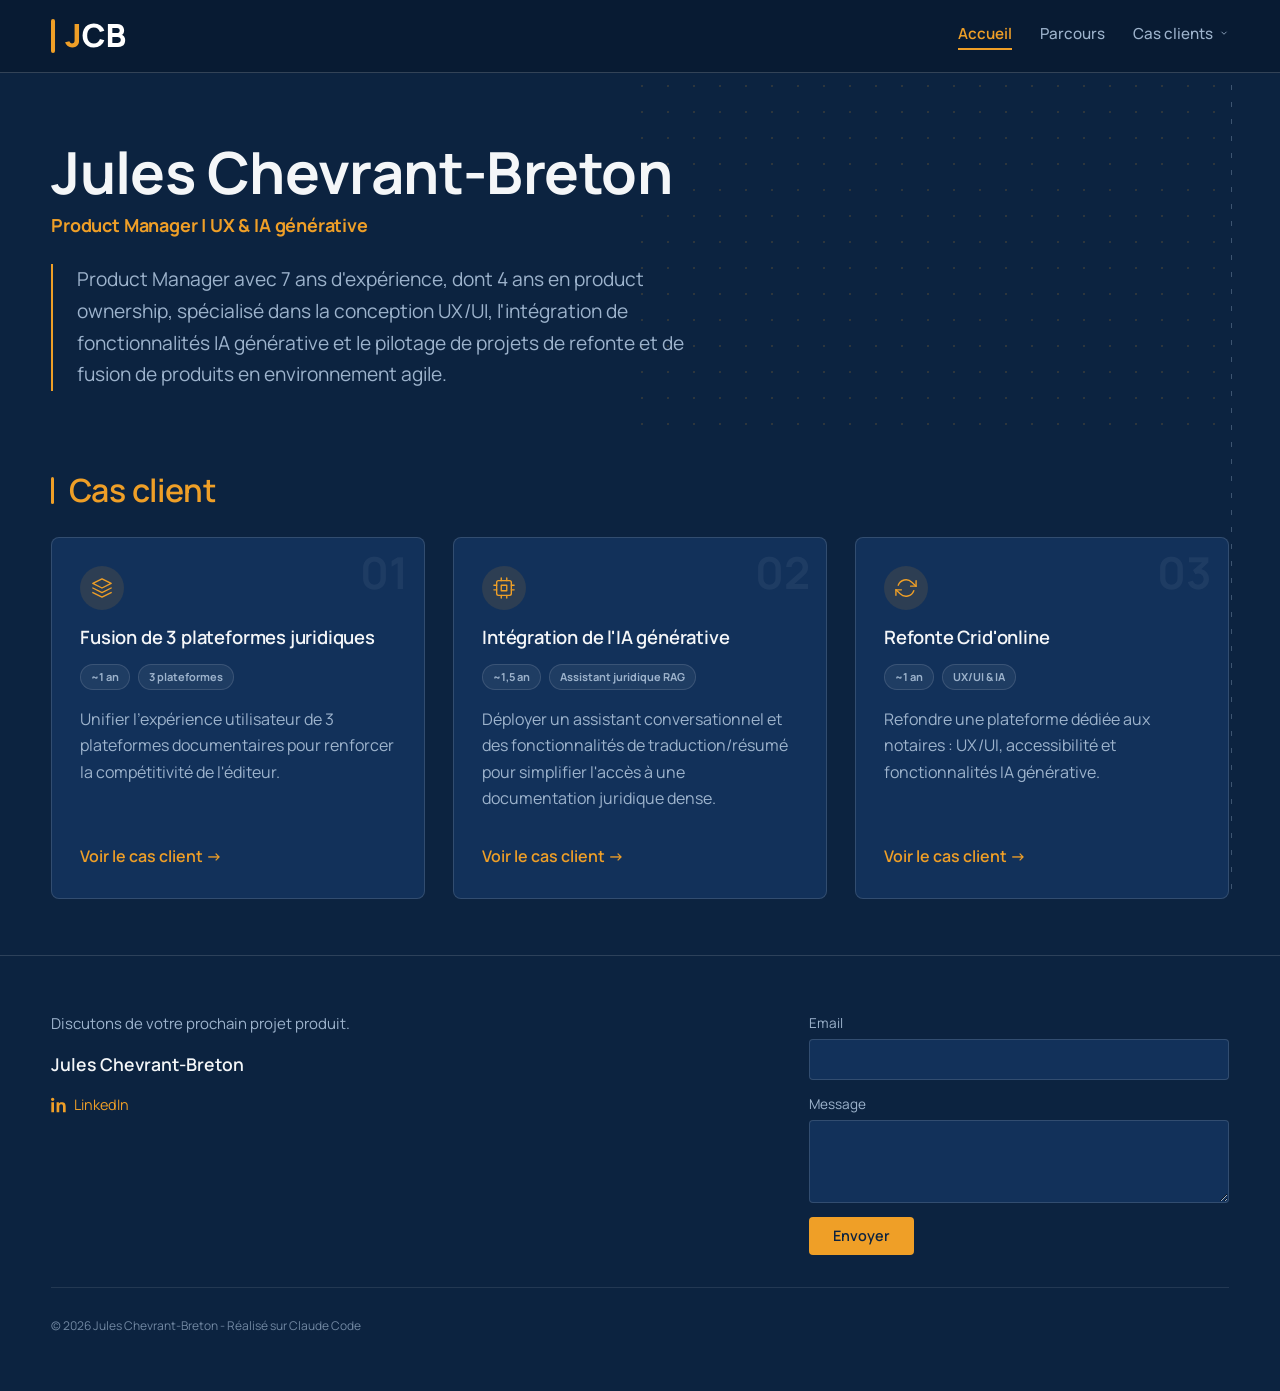
<file: index.html>
<!DOCTYPE html>
<html lang="fr">
<head>
  <meta charset="UTF-8" />
  <meta name="viewport" content="width=device-width, initial-scale=1.0" />
  <title>Jules Chevrant-Breton — Product Manager</title>
  <meta
    name="description"
    content="Portfolio de Jules Chevrant-Breton, Product Manager spécialisé en plateformes documentaires juridiques B2B, UX/UI et IA générative."
  />
  <link rel="preconnect" href="https://fonts.googleapis.com" />
  <link rel="preconnect" href="https://fonts.gstatic.com" crossorigin />
  <link rel="stylesheet" href="https://fonts.googleapis.com/css2?family=Manrope:wght@400..800&display=swap" />
  <link rel="stylesheet" href="css/style.css" />
</head>
<body>
  <div class="page-rule" aria-hidden="true"></div>
  <header class="site-header">
    <nav class="nav">
      <div class="nav-brand"><img class="nav-logo" src="images/jcb-logo.svg" alt="Jules Chevrant-Breton" width="78" height="40" /></div>
      <button class="nav-toggle" aria-expanded="false" aria-controls="nav-list" aria-label="Ouvrir le menu">
        <span class="nav-toggle-bar"></span>
        <span class="nav-toggle-bar"></span>
        <span class="nav-toggle-bar"></span>
      </button>
      <ul class="nav-list" id="nav-list">
        <li><a href="index.html" aria-current="page">Accueil</a></li>
        <li><a href="parcours.html">Parcours</a></li>
        <li class="nav-item-dropdown">
          <button class="nav-dropdown-toggle" type="button" aria-expanded="false" aria-controls="nav-cas-clients">
            Cas clients
            <svg class="nav-chevron" viewBox="0 0 24 24" aria-hidden="true"><path d="M6 9l6 6 6-6"/></svg>
          </button>
          <ul class="nav-dropdown" id="nav-cas-clients">
            <li><a href="projet-fusion.html">Fusion de plateformes</a></li>
            <li><a href="projet-ia.html">IA générative</a></li>
            <li><a href="projet-cridon.html">Refonte Crid'online</a></li>
          </ul>
        </li>
      </ul>
    </nav>
  </header>

  <main class="container">
    <section class="hero">
      <div class="hero-dots" aria-hidden="true"></div>
      <div class="pitch">
        <h1 class="hero-title">Jules Chevrant-Breton</h1>
        <h2 class="hero-subtitle">Product Manager | UX &amp; IA générative</h2>
        <p class="pitch-quote">
          Product Manager avec 7 ans d'expérience, dont 4 ans en product
          ownership, spécialisé dans la conception UX/UI, l'intégration de
          fonctionnalités IA générative et le pilotage de projets de refonte
          et de fusion de produits en environnement agile.
        </p>
      </div>
    </section>

    <section class="case-studies-section">
      <h3 class="section-title">Cas client</h3>
      <div class="case-studies">
        <article class="case-card">
          <span class="case-number" aria-hidden="true">01</span>
          <div class="case-icon" aria-hidden="true">
            <svg viewBox="0 0 24 24">
              <polygon points="12 2 2 7 12 12 22 7 12 2"></polygon>
              <polyline points="2 17 12 22 22 17"></polyline>
              <polyline points="2 12 12 17 22 12"></polyline>
            </svg>
          </div>
          <p class="case-title">Fusion de 3 plateformes juridiques</p>
          <ul class="case-chips">
            <li>~1 an</li>
            <li>3 plateformes</li>
          </ul>
          <p>
            Unifier l'expérience utilisateur de 3 plateformes documentaires
            pour renforcer la compétitivité de l'éditeur.
          </p>
          <a class="case-link" href="projet-fusion.html">Voir le cas client →</a>
        </article>

        <article class="case-card">
          <span class="case-number" aria-hidden="true">02</span>
          <div class="case-icon" aria-hidden="true">
            <svg viewBox="0 0 24 24">
              <rect x="4" y="4" width="16" height="16" rx="2"></rect>
              <rect x="9" y="9" width="6" height="6"></rect>
              <line x1="9" y1="1" x2="9" y2="4"></line>
              <line x1="15" y1="1" x2="15" y2="4"></line>
              <line x1="9" y1="20" x2="9" y2="23"></line>
              <line x1="15" y1="20" x2="15" y2="23"></line>
              <line x1="20" y1="9" x2="23" y2="9"></line>
              <line x1="20" y1="14" x2="23" y2="14"></line>
              <line x1="1" y1="9" x2="4" y2="9"></line>
              <line x1="1" y1="14" x2="4" y2="14"></line>
            </svg>
          </div>
          <p class="case-title">Intégration de l'IA générative</p>
          <ul class="case-chips">
            <li>~1,5 an</li>
            <li>Assistant juridique RAG</li>
          </ul>
          <p>
            Déployer un assistant conversationnel et des fonctionnalités de
            traduction/résumé pour simplifier l'accès à une documentation
            juridique dense.
          </p>
          <a class="case-link" href="projet-ia.html">Voir le cas client →</a>
        </article>

        <article class="case-card">
          <span class="case-number" aria-hidden="true">03</span>
          <div class="case-icon" aria-hidden="true">
            <svg viewBox="0 0 24 24">
              <polyline points="23 4 23 10 17 10"></polyline>
              <polyline points="1 20 1 14 7 14"></polyline>
              <path d="M3.51 9a9 9 0 0 1 14.85-3.36L23 10M1 14l4.64 4.36A9 9 0 0 0 20.49 15"></path>
            </svg>
          </div>
          <p class="case-title">Refonte Crid'online</p>
          <ul class="case-chips">
            <li>~1 an</li>
            <li>UX/UI &amp; IA</li>
          </ul>
          <p>
            Refondre une plateforme dédiée aux notaires : UX/UI,
            accessibilité et fonctionnalités IA générative.
          </p>
          <a class="case-link" href="projet-cridon.html">Voir le cas client →</a>
        </article>
      </div>
    </section>
  </main>

  <footer class="site-footer">
    <div class="container">
      <div class="footer-content">
        <div class="footer-about">
          <p class="footer-tagline">Discutons de votre prochain projet produit.</p>
          <span class="footer-brand">Jules Chevrant-Breton</span>
          <a class="footer-linkedin" href="https://linkedin.com/in/juleschevrant-breton" target="_blank" rel="noopener">
            <svg viewBox="0 0 24 24" aria-hidden="true"><path d="M4.98 3.5C4.98 4.88 3.87 6 2.5 6S0 4.88 0 3.5 1.12 1 2.5 1s2.48 1.12 2.48 2.5zM.5 8h4v15h-4V8zm7.5 0h3.83v2.05h.05c.53-1 1.85-2.05 3.81-2.05C20.6 8 22 10.24 22 14.36V23h-4v-7.83c0-1.87-.03-4.27-2.6-4.27-2.6 0-3 2.03-3 4.13V23h-4V8z"></path></svg>
            LinkedIn
          </a>
        </div>
        <form class="contact-form" action="https://formspree.io/f/xkjgjrve" method="POST">
          <div class="form-row">
            <label for="email">Email</label>
            <input type="email" id="email" name="email" required />
          </div>
          <div class="form-row">
            <label for="message">Message</label>
            <textarea id="message" name="message" rows="3" required></textarea>
          </div>
          <button type="submit">Envoyer</button>
        </form>
      </div>
      <div class="footer-bottom">© 2026 Jules Chevrant-Breton - Réalisé sur Claude Code</div>
    </div>
  </footer>

  <script src="js/nav.js"></script>
</body>
</html>
</file>
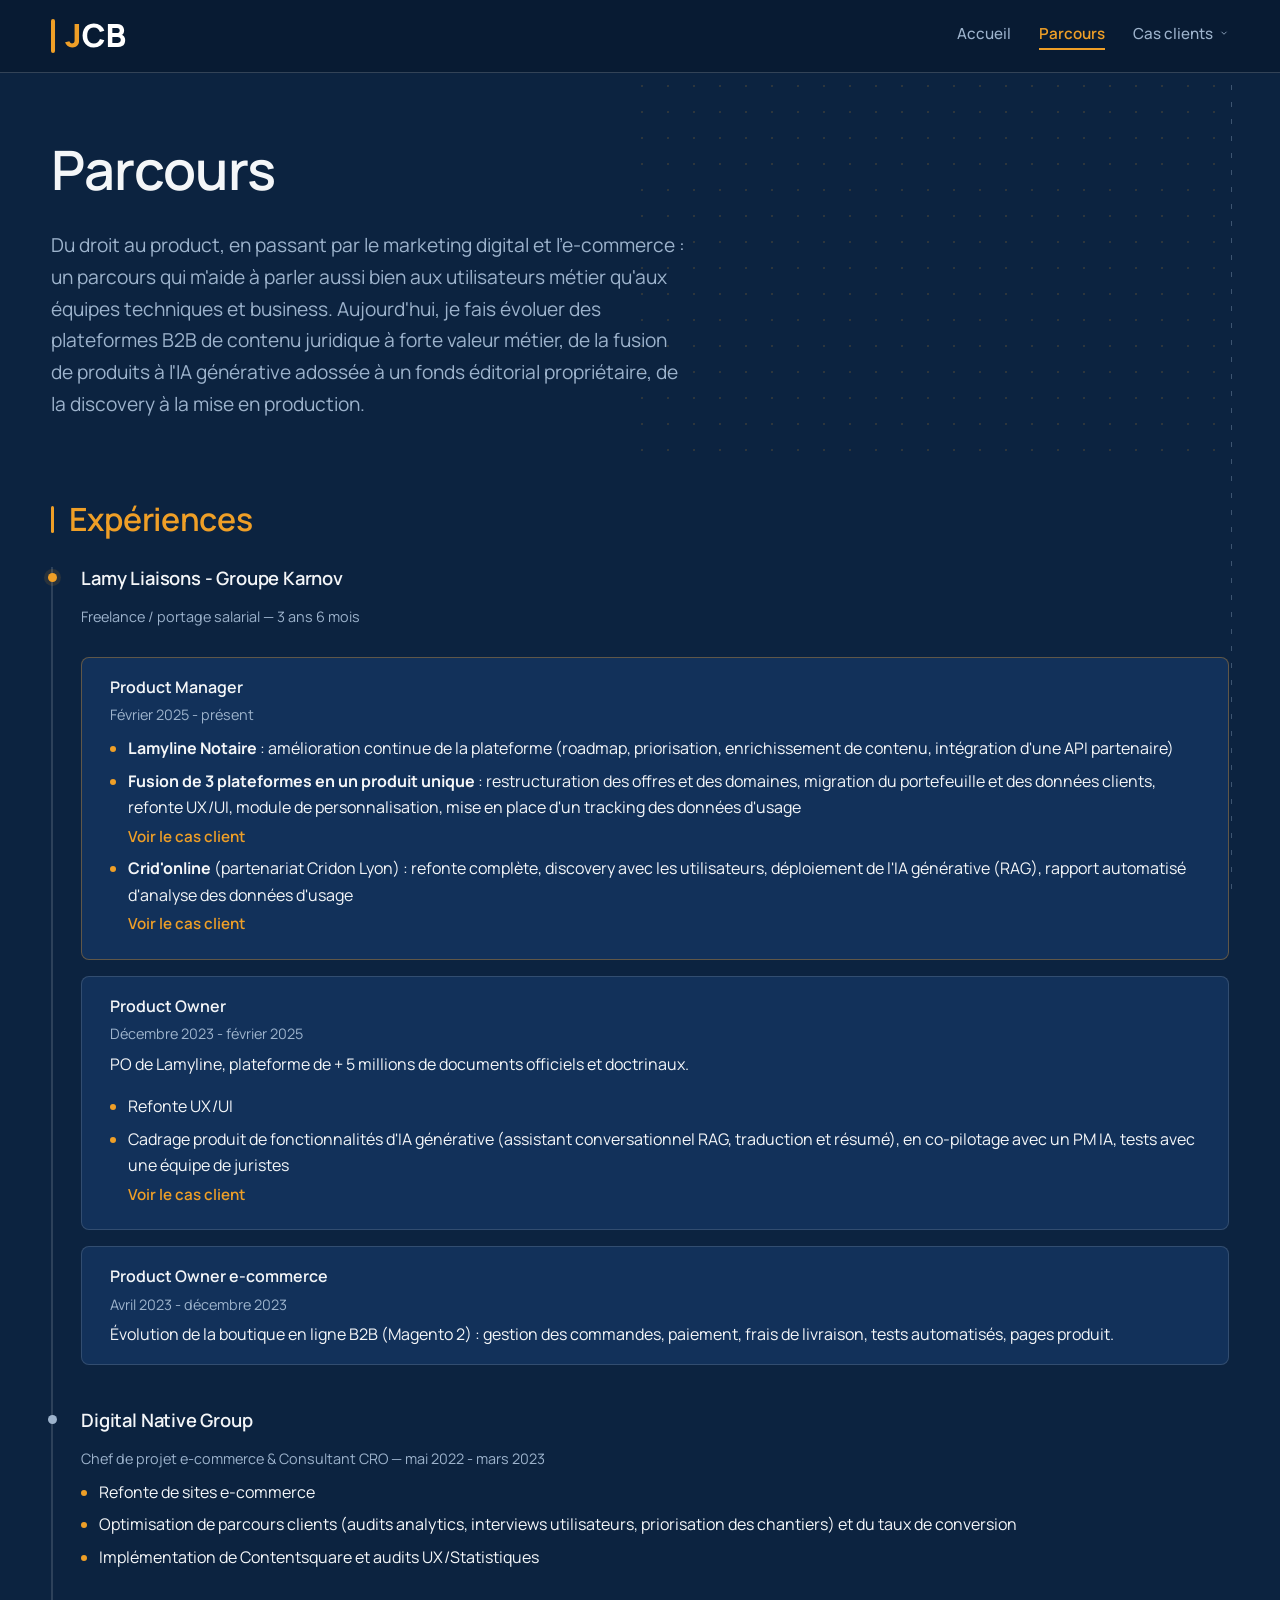
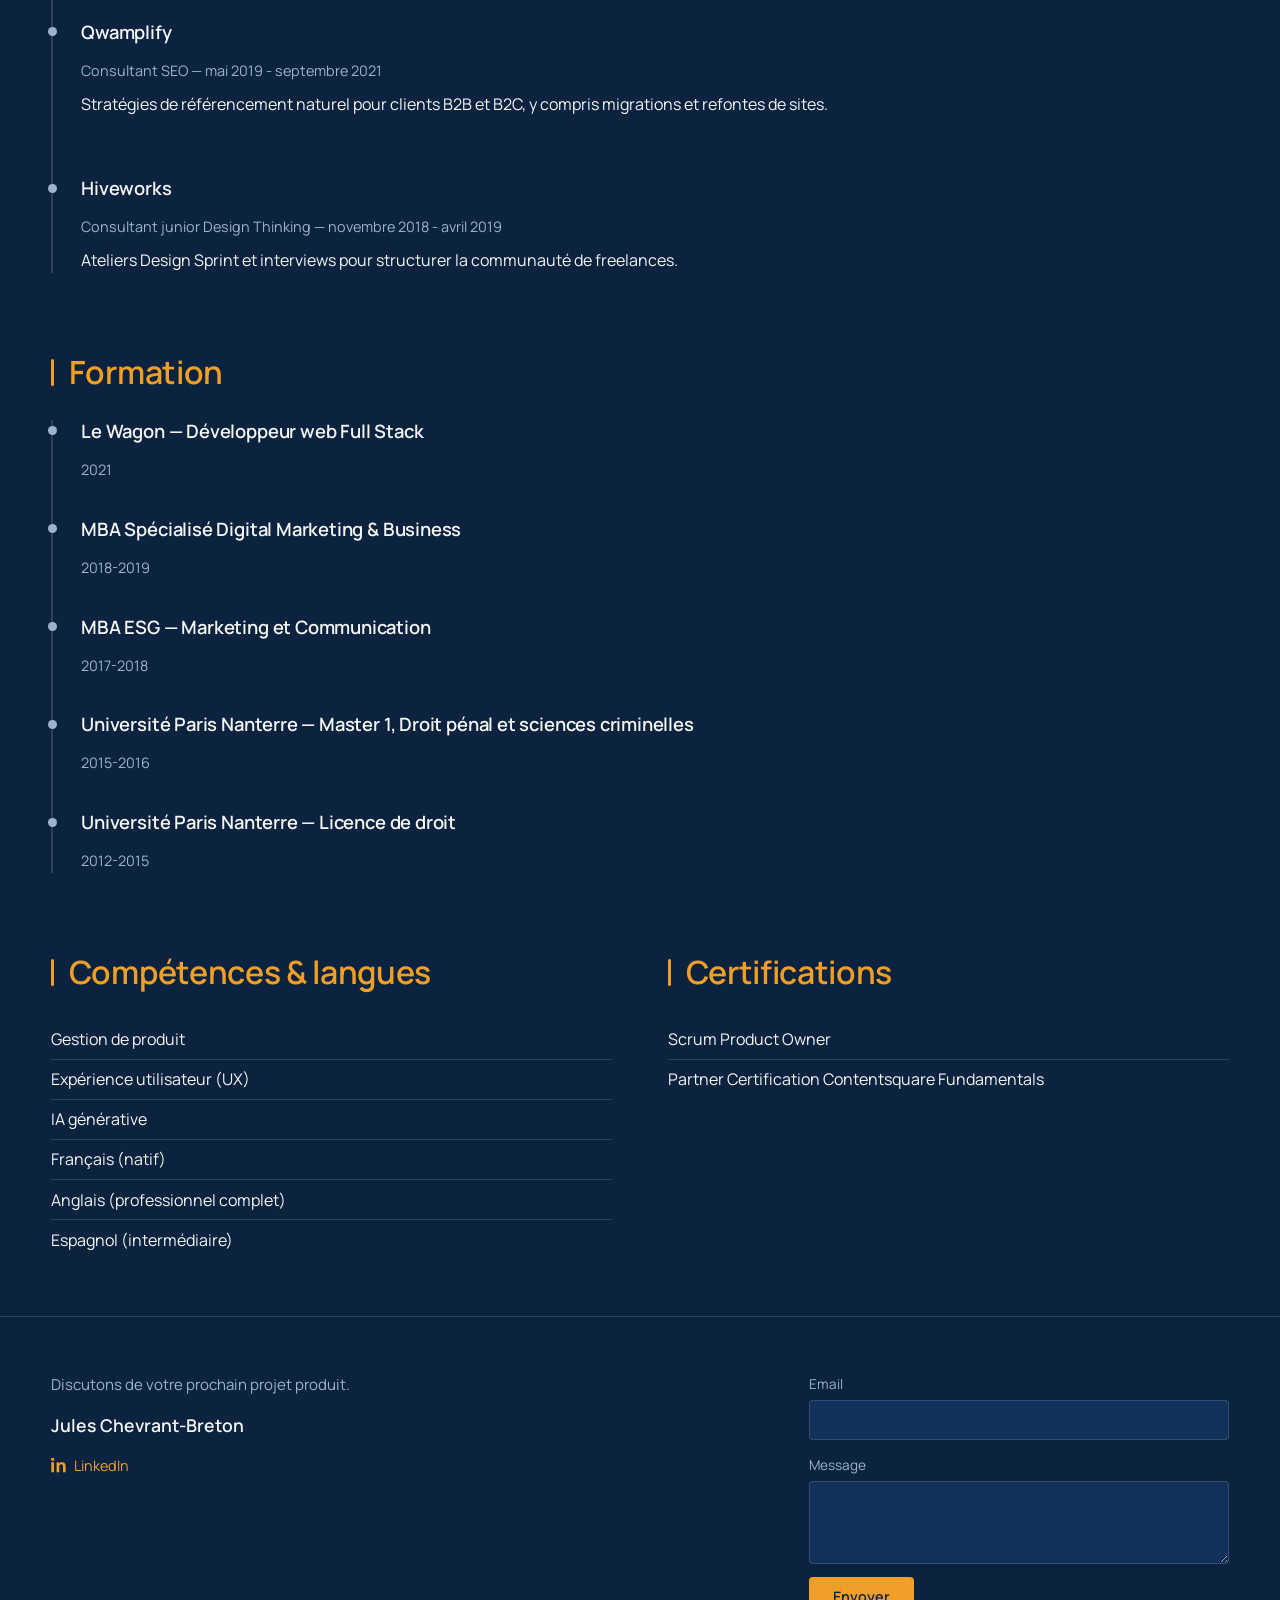
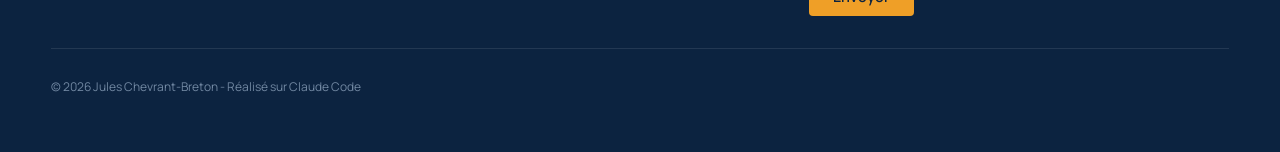
<file: parcours.html>
<!DOCTYPE html>
<html lang="fr">
<head>
  <meta charset="UTF-8" />
  <meta name="viewport" content="width=device-width, initial-scale=1.0" />
  <title>Parcours — Jules Chevrant-Breton</title>
  <meta
    name="description"
    content="Parcours professionnel et formation de Jules Chevrant-Breton, Product Manager."
  />
  <link rel="preconnect" href="https://fonts.googleapis.com" />
  <link rel="preconnect" href="https://fonts.gstatic.com" crossorigin />
  <link rel="stylesheet" href="https://fonts.googleapis.com/css2?family=Manrope:wght@400..800&display=swap" />
  <link rel="stylesheet" href="css/style.css" />
</head>
<body>
  <div class="page-rule" aria-hidden="true"></div>
  <header class="site-header">
    <nav class="nav">
      <a class="nav-brand" href="index.html"><img class="nav-logo" src="images/jcb-logo.svg" alt="Jules Chevrant-Breton" width="78" height="40" /></a>
      <button class="nav-toggle" aria-expanded="false" aria-controls="nav-list" aria-label="Ouvrir le menu">
        <span class="nav-toggle-bar"></span>
        <span class="nav-toggle-bar"></span>
        <span class="nav-toggle-bar"></span>
      </button>
      <ul class="nav-list" id="nav-list">
        <li><a href="index.html">Accueil</a></li>
        <li><a href="parcours.html" aria-current="page">Parcours</a></li>
        <li class="nav-item-dropdown">
          <button class="nav-dropdown-toggle" type="button" aria-expanded="false" aria-controls="nav-cas-clients">
            Cas clients
            <svg class="nav-chevron" viewBox="0 0 24 24" aria-hidden="true"><path d="M6 9l6 6 6-6"/></svg>
          </button>
          <ul class="nav-dropdown" id="nav-cas-clients">
            <li><a href="projet-fusion.html">Fusion de plateformes</a></li>
            <li><a href="projet-ia.html">IA générative</a></li>
            <li><a href="projet-cridon.html">Refonte Crid'online</a></li>
          </ul>
        </li>
      </ul>
    </nav>
  </header>

  <main class="container">
    <section class="hero">
      <div class="hero-dots" aria-hidden="true"></div>
      <div class="pitch">
        <h1>Parcours</h1>
        <p>
          Du droit au product, en passant par le marketing digital et
          l'e-commerce : un parcours qui m'aide à parler aussi bien aux
          utilisateurs métier qu'aux équipes techniques et business.
          Aujourd'hui, je fais évoluer des plateformes B2B de contenu juridique
          à forte valeur métier, de la fusion de produits à l'IA générative
          adossée à un fonds éditorial propriétaire, de la discovery à la mise
          en production.
        </p>
      </div>
    </section>

    <section>
      <h2>Expériences</h2>
      <div class="timeline">
        <div class="timeline-entry is-current">
          <h3>Lamy Liaisons - Groupe Karnov</h3>
          <p class="meta">Freelance / portage salarial — 3 ans 6 mois</p>

          <div class="timeline-role is-current">
            <h4>Product Manager</h4>
            <p class="meta">Février 2025 - présent</p>
            <ul class="timeline-bullets">
              <li>
                <strong>Lamyline Notaire</strong> : amélioration continue de
                la plateforme (roadmap, priorisation, enrichissement de
                contenu, intégration d'une API partenaire)
              </li>
              <li>
                <strong>Fusion de 3 plateformes en un produit unique</strong> :
                restructuration des offres et des domaines, migration du
                portefeuille et des données clients, refonte UX/UI, module de
                personnalisation, mise en place d'un tracking des données
                d'usage
                <a class="case-link" href="projet-fusion.html">Voir le cas client</a>
              </li>
              <li>
                <strong>Crid'online</strong> (partenariat Cridon Lyon) :
                refonte complète, discovery avec les utilisateurs,
                déploiement de l'IA générative (RAG), rapport automatisé
                d'analyse des données d'usage
                <a class="case-link" href="projet-cridon.html">Voir le cas client</a>
              </li>
            </ul>
          </div>

          <div class="timeline-role">
            <h4>Product Owner</h4>
            <p class="meta">Décembre 2023 - février 2025</p>
            <p>
              PO de Lamyline, plateforme de +&nbsp;5 millions de documents
              officiels et doctrinaux.
            </p>
            <ul class="timeline-bullets">
              <li>Refonte UX/UI</li>
              <li>
                Cadrage produit de fonctionnalités d'IA générative (assistant
                conversationnel RAG, traduction et résumé), en co-pilotage
                avec un PM IA, tests avec une équipe de juristes
                <a class="case-link" href="projet-ia.html">Voir le cas client</a>
              </li>
            </ul>
          </div>

          <div class="timeline-role">
            <h4>Product Owner e-commerce</h4>
            <p class="meta">Avril 2023 - décembre 2023</p>
            <p>
              Évolution de la boutique en ligne B2B (Magento 2) : gestion des
              commandes, paiement, frais de livraison, tests automatisés,
              pages produit.
            </p>
          </div>
        </div>

        <div class="timeline-entry">
          <h3>Digital Native Group</h3>
          <p class="meta">Chef de projet e-commerce & Consultant CRO — mai 2022 - mars 2023</p>
          <ul class="timeline-bullets">
            <li>Refonte de sites e-commerce</li>
            <li>
              Optimisation de parcours clients (audits analytics, interviews
              utilisateurs, priorisation des chantiers) et du taux de
              conversion
            </li>
            <li>Implémentation de Contentsquare et audits UX/Statistiques</li>
          </ul>
        </div>

        <div class="timeline-entry">
          <h3>Qwamplify</h3>
          <p class="meta">Consultant SEO — mai 2019 - septembre 2021</p>
          <p>
            Stratégies de référencement naturel pour clients B2B et B2C, y
            compris migrations et refontes de sites.
          </p>
        </div>

        <div class="timeline-entry">
          <h3>Hiveworks</h3>
          <p class="meta">Consultant junior Design Thinking — novembre 2018 - avril 2019</p>
          <p>
            Ateliers Design Sprint et interviews pour structurer la
            communauté de freelances.
          </p>
        </div>
      </div>
    </section>

    <section>
      <h2>Formation</h2>
      <div class="timeline">
        <div class="timeline-entry">
          <h3>Le Wagon — Développeur web Full Stack</h3>
          <p class="meta">2021</p>
        </div>
        <div class="timeline-entry">
          <h3>MBA Spécialisé Digital Marketing & Business</h3>
          <p class="meta">2018-2019</p>
        </div>
        <div class="timeline-entry">
          <h3>MBA ESG — Marketing et Communication</h3>
          <p class="meta">2017-2018</p>
        </div>
        <div class="timeline-entry">
          <h3>Université Paris Nanterre — Master 1, Droit pénal et sciences criminelles</h3>
          <p class="meta">2015-2016</p>
        </div>
        <div class="timeline-entry">
          <h3>Université Paris Nanterre — Licence de droit</h3>
          <p class="meta">2012-2015</p>
        </div>
      </div>
    </section>

    <section class="info-grid">
      <div>
        <h2>Compétences & langues</h2>
        <ul>
          <li>Gestion de produit</li>
          <li>Expérience utilisateur (UX)</li>
          <li>IA générative</li>
          <li>Français (natif)</li>
          <li>Anglais (professionnel complet)</li>
          <li>Espagnol (intermédiaire)</li>
        </ul>
      </div>
      <div>
        <h2>Certifications</h2>
        <ul>
          <li>Scrum Product Owner</li>
          <li>Partner Certification Contentsquare Fundamentals</li>
        </ul>
      </div>
    </section>
  </main>

  <footer class="site-footer">
    <div class="container">
      <div class="footer-content">
        <div class="footer-about">
          <p class="footer-tagline">Discutons de votre prochain projet produit.</p>
          <span class="footer-brand">Jules Chevrant-Breton</span>
          <a class="footer-linkedin" href="https://linkedin.com/in/juleschevrant-breton" target="_blank" rel="noopener">
            <svg viewBox="0 0 24 24" aria-hidden="true"><path d="M4.98 3.5C4.98 4.88 3.87 6 2.5 6S0 4.88 0 3.5 1.12 1 2.5 1s2.48 1.12 2.48 2.5zM.5 8h4v15h-4V8zm7.5 0h3.83v2.05h.05c.53-1 1.85-2.05 3.81-2.05C20.6 8 22 10.24 22 14.36V23h-4v-7.83c0-1.87-.03-4.27-2.6-4.27-2.6 0-3 2.03-3 4.13V23h-4V8z"></path></svg>
            LinkedIn
          </a>
        </div>
        <form class="contact-form" action="https://formspree.io/f/xkjgjrve" method="POST">
          <div class="form-row">
            <label for="email">Email</label>
            <input type="email" id="email" name="email" required />
          </div>
          <div class="form-row">
            <label for="message">Message</label>
            <textarea id="message" name="message" rows="3" required></textarea>
          </div>
          <button type="submit">Envoyer</button>
        </form>
      </div>
      <div class="footer-bottom">© 2026 Jules Chevrant-Breton - Réalisé sur Claude Code</div>
    </div>
  </footer>

  <script src="js/nav.js"></script>
</body>
</html>
</file>
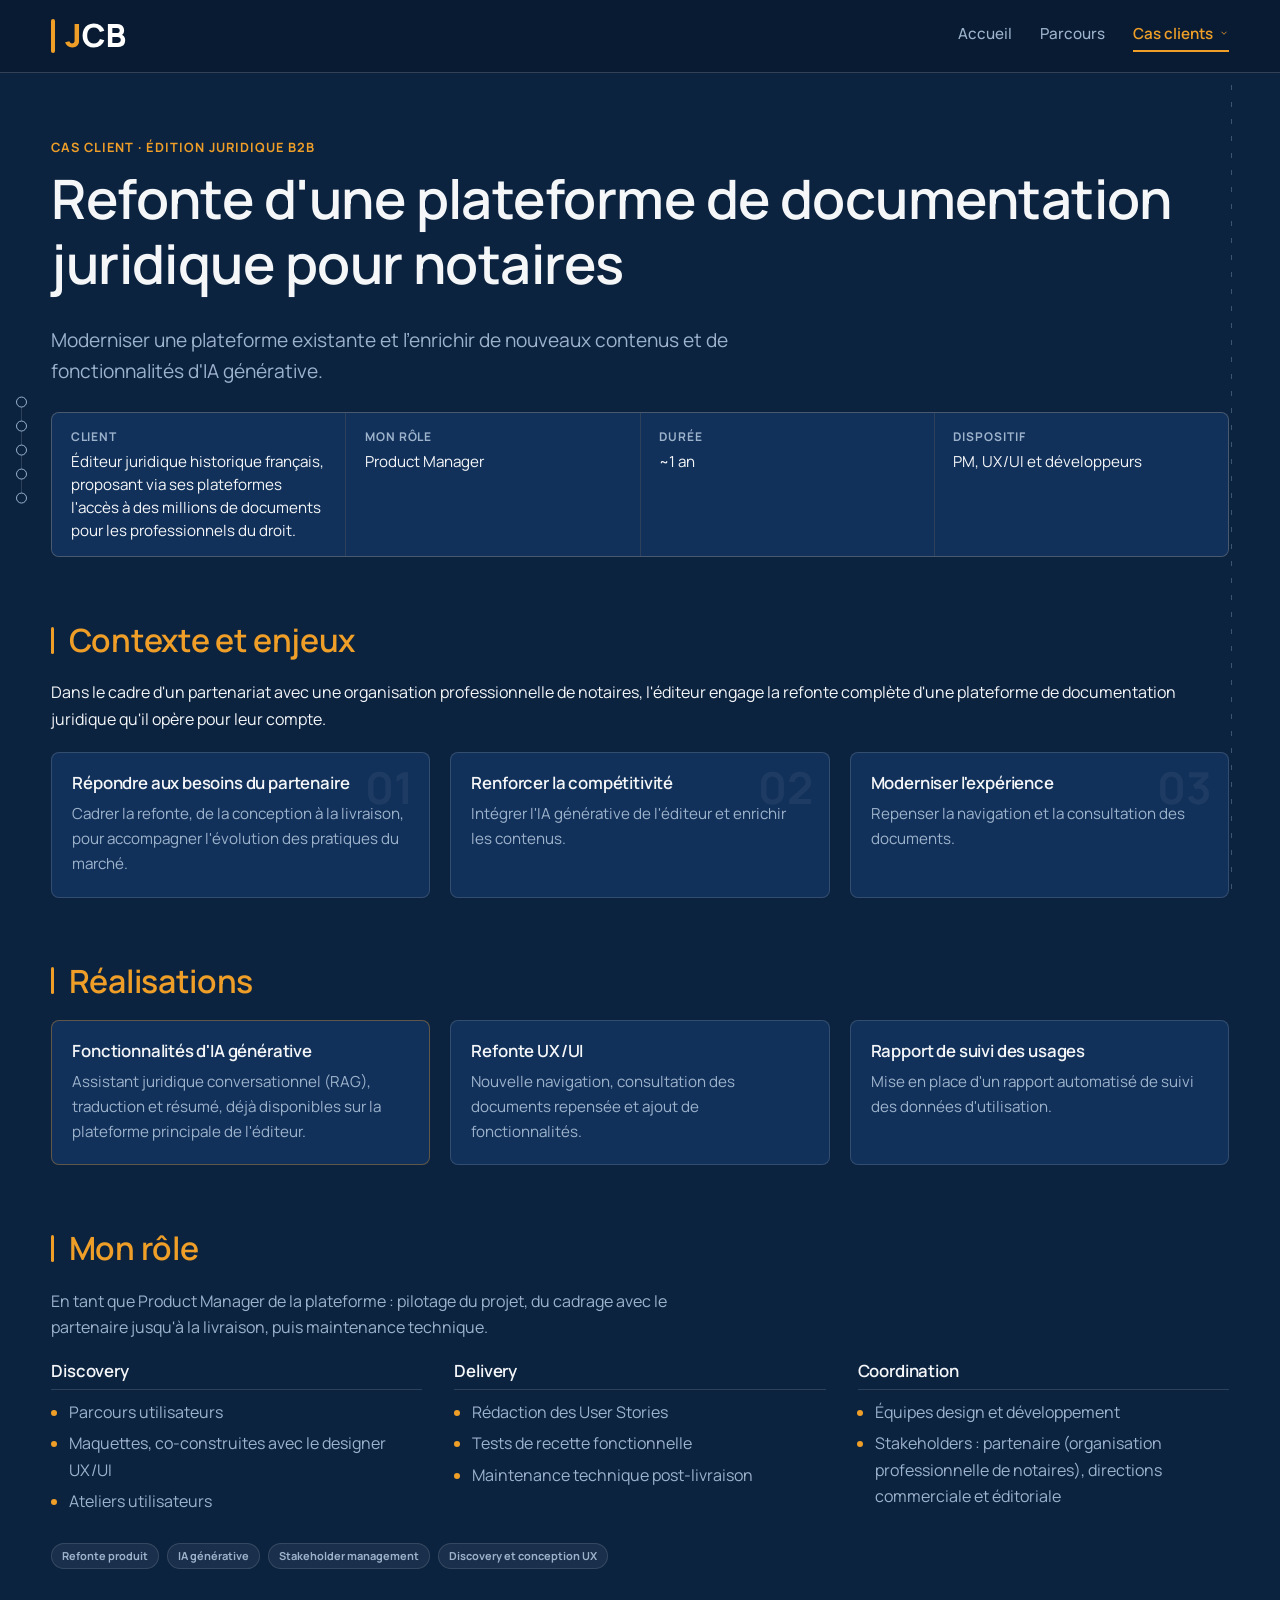
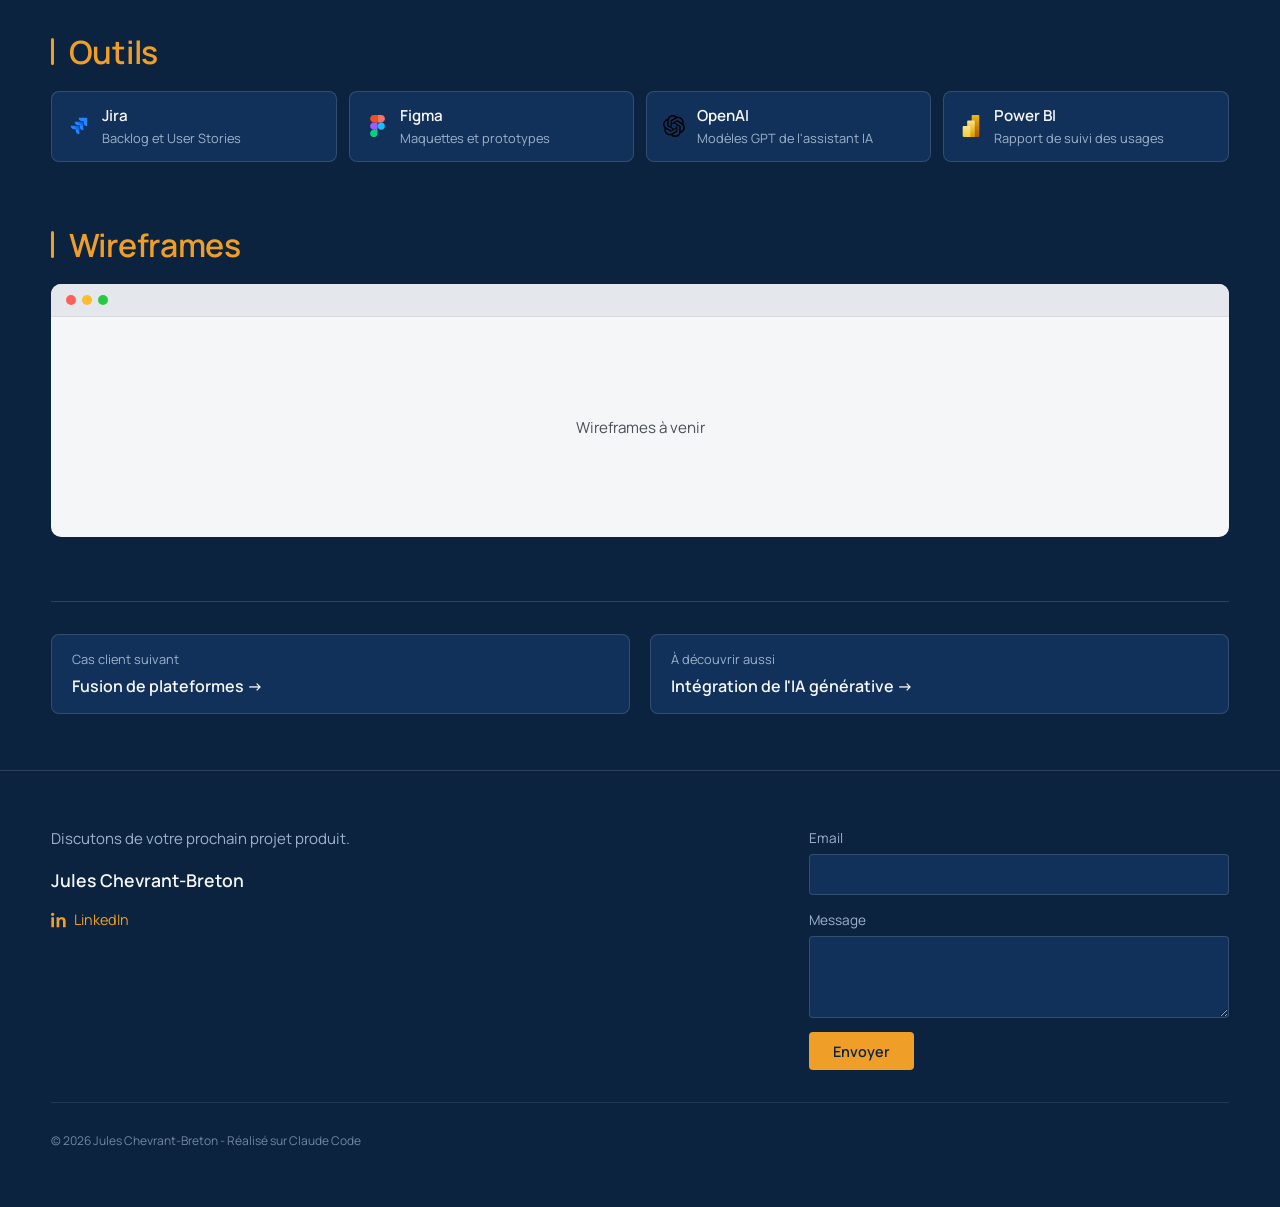
<file: projet-cridon.html>
<!DOCTYPE html>
<html lang="fr">
<head>
  <meta charset="UTF-8" />
  <meta name="viewport" content="width=device-width, initial-scale=1.0" />
  <title>Refonte Crid'online — Jules Chevrant-Breton</title>
  <meta
    name="description"
    content="Cas client : refonte complète d'une plateforme de documentation juridique pour notaires, opérée pour le compte d'une organisation professionnelle — UX/UI, responsive, accessibilité, nouveaux contenus et IA générative."
  />
  <link rel="preconnect" href="https://fonts.googleapis.com" />
  <link rel="preconnect" href="https://fonts.gstatic.com" crossorigin />
  <link rel="stylesheet" href="https://fonts.googleapis.com/css2?family=Manrope:wght@400..800&display=swap" />
  <link rel="stylesheet" href="css/style.css" />
  <link rel="stylesheet" href="css/cas-client.css" />
  <link rel="stylesheet" href="css/cas-toc.css" />
</head>
<body>
  <div class="page-rule" aria-hidden="true"></div>
  <header class="site-header">
    <nav class="nav">
      <a class="nav-brand" href="index.html"><img class="nav-logo" src="images/jcb-logo.svg" alt="Jules Chevrant-Breton" width="78" height="40" /></a>
      <button class="nav-toggle" aria-expanded="false" aria-controls="nav-list" aria-label="Ouvrir le menu">
        <span class="nav-toggle-bar"></span>
        <span class="nav-toggle-bar"></span>
        <span class="nav-toggle-bar"></span>
      </button>
      <ul class="nav-list" id="nav-list">
        <li><a href="index.html">Accueil</a></li>
        <li><a href="parcours.html">Parcours</a></li>
        <li class="nav-item-dropdown">
          <button class="nav-dropdown-toggle is-current" type="button" aria-expanded="false" aria-controls="nav-cas-clients">
            Cas clients
            <svg class="nav-chevron" viewBox="0 0 24 24" aria-hidden="true"><path d="M6 9l6 6 6-6"/></svg>
          </button>
          <ul class="nav-dropdown" id="nav-cas-clients">
            <li><a href="projet-fusion.html">Fusion de plateformes</a></li>
            <li><a href="projet-ia.html">IA générative</a></li>
            <li><a href="projet-cridon.html" aria-current="page">Refonte Crid'online</a></li>
          </ul>
        </li>
      </ul>
    </nav>
  </header>

  <main class="container">
    <article class="cas">

      <!-- En-tête du cas client -->
      <header class="cas-hero">
        <p class="cas-eyebrow">Cas client · Édition juridique B2B</p>
        <h1>Refonte d'une plateforme de documentation juridique pour notaires</h1>
        <p class="cas-lead">
          Moderniser une plateforme existante et l'enrichir de nouveaux
          contenus et de fonctionnalités d'IA générative.
        </p>

        <dl class="cas-facts">
          <div class="cas-fact">
            <dt>Client</dt>
            <dd>Éditeur juridique historique français, proposant via ses plateformes l'accès à des millions de documents pour les professionnels du droit.</dd>
          </div>
          <div class="cas-fact">
            <dt>Mon rôle</dt>
            <dd>Product Manager</dd>
          </div>
          <div class="cas-fact">
            <dt>Durée</dt>
            <dd>~1 an</dd>
          </div>
          <div class="cas-fact">
            <dt>Dispositif</dt>
            <dd>PM, UX/UI et développeurs</dd>
          </div>
        </dl>
      </header>

      <!-- Contexte -->
      <section>
        <h2>Contexte et enjeux</h2>
        <p>
          Dans le cadre d'un partenariat avec une organisation professionnelle
          de notaires, l'éditeur engage la refonte complète d'une plateforme de
          documentation juridique qu'il opère pour leur compte.
        </p>
        <ul class="cas-stakes">
          <li>
            <span class="cas-stake-num" aria-hidden="true">01</span>
            <h3>Répondre aux besoins du partenaire</h3>
            <p>Cadrer la refonte, de la conception à la livraison, pour accompagner l'évolution des pratiques du marché.</p>
          </li>
          <li>
            <span class="cas-stake-num" aria-hidden="true">02</span>
            <h3>Renforcer la compétitivité</h3>
            <p>Intégrer l'IA générative de l'éditeur et enrichir les contenus.</p>
          </li>
          <li>
            <span class="cas-stake-num" aria-hidden="true">03</span>
            <h3>Moderniser l'expérience</h3>
            <p>Repenser la navigation et la consultation des documents.</p>
          </li>
        </ul>
      </section>

      <!-- Réalisations -->
      <section>
        <h2>Réalisations</h2>
        <ul class="cas-cards">
          <li class="cas-card cas-card-featured">
            <h3>Fonctionnalités d'IA générative</h3>
            <p>Assistant juridique conversationnel (RAG), traduction et résumé, déjà disponibles sur la plateforme principale de l'éditeur.</p>
          </li>
          <li class="cas-card">
            <h3>Refonte UX/UI</h3>
            <p>Nouvelle navigation, consultation des documents repensée et ajout de fonctionnalités.</p>
          </li>
          <li class="cas-card">
            <h3>Rapport de suivi des usages</h3>
            <p>Mise en place d'un rapport automatisé de suivi des données d'utilisation.</p>
          </li>
        </ul>
      </section>

      <!-- Rôle -->
      <section>
        <h2>Mon rôle</h2>
        <p class="cas-intro">
          En tant que Product Manager de la plateforme : pilotage du projet, du
          cadrage avec le partenaire jusqu'à la livraison, puis maintenance technique.
        </p>

        <div class="cas-role">
          <div class="cas-role-col">
            <h3>Discovery</h3>
            <ul>
              <li>Parcours utilisateurs</li>
              <li>Maquettes, co-construites avec le designer UX/UI</li>
              <li>Ateliers utilisateurs</li>
            </ul>
          </div>
          <div class="cas-role-col">
            <h3>Delivery</h3>
            <ul>
              <li>Rédaction des User Stories</li>
              <li>Tests de recette fonctionnelle</li>
              <li>Maintenance technique post-livraison</li>
            </ul>
          </div>
          <div class="cas-role-col">
            <h3>Coordination</h3>
            <ul>
              <li>Équipes design et développement</li>
              <li>Stakeholders : partenaire (organisation professionnelle de notaires), directions commerciale et éditoriale</li>
            </ul>
          </div>
        </div>

        <ul class="case-chips cas-skills" aria-label="Compétences mobilisées">
          <li>Refonte produit</li>
          <li>IA générative</li>
          <li>Stakeholder management</li>
          <li>Discovery et conception UX</li>
        </ul>
      </section>

      <!-- Outils -->
      <section>
        <h2>Outils</h2>
        <ul class="cas-tools">
          <li class="cas-tool">
            <img class="cas-tool-logo" src="images/tools/jira.svg" alt="" width="22" height="22" loading="lazy" onerror="this.remove()" />
            <span class="cas-tool-name">Jira</span>
            <span class="cas-tool-use">Backlog et User Stories</span>
          </li>
          <li class="cas-tool">
            <img class="cas-tool-logo" src="images/tools/figma.svg" alt="" width="22" height="22" loading="lazy" onerror="this.remove()" />
            <span class="cas-tool-name">Figma</span>
            <span class="cas-tool-use">Maquettes et prototypes</span>
          </li>
          <li class="cas-tool">
            <img class="cas-tool-logo" src="images/tools/openai.svg" alt="" width="22" height="22" loading="lazy" onerror="this.remove()" />
            <span class="cas-tool-name">OpenAI</span>
            <span class="cas-tool-use">Modèles GPT de l'assistant IA</span>
          </li>
          <li class="cas-tool">
            <img class="cas-tool-logo" src="images/tools/power-bi.svg" alt="" width="22" height="22" loading="lazy" onerror="this.remove()" />
            <span class="cas-tool-name">Power BI</span>
            <span class="cas-tool-use">Rapport de suivi des usages</span>
          </li>
        </ul>
      </section>

      <!-- Wireframes (à venir : 2 à 3 écrans anonymisés) -->
      <section>
        <h2>Wireframes</h2>
        <div class="wireframe-placeholder">
          <div class="wireframe-bar">
            <span class="wireframe-dot wireframe-dot-red"></span>
            <span class="wireframe-dot wireframe-dot-yellow"></span>
            <span class="wireframe-dot wireframe-dot-green"></span>
          </div>
          <div class="wireframe-body">Wireframes à venir</div>
        </div>
      </section>

      <!-- Navigation entre cas clients -->
      <nav class="cas-next" aria-label="Autres cas clients">
        <a class="cas-next-link" href="projet-fusion.html">
          <span class="cas-next-label">Cas client suivant</span>
          <span class="cas-next-title">Fusion de plateformes →</span>
        </a>
        <a class="cas-next-link" href="projet-ia.html">
          <span class="cas-next-label">À découvrir aussi</span>
          <span class="cas-next-title">Intégration de l'IA générative →</span>
        </a>
      </nav>
    </article>
  </main>

  <footer class="site-footer">
    <div class="container">
      <div class="footer-content">
        <div class="footer-about">
          <p class="footer-tagline">Discutons de votre prochain projet produit.</p>
          <span class="footer-brand">Jules Chevrant-Breton</span>
          <a class="footer-linkedin" href="https://linkedin.com/in/juleschevrant-breton" target="_blank" rel="noopener">
            <svg viewBox="0 0 24 24" aria-hidden="true"><path d="M4.98 3.5C4.98 4.88 3.87 6 2.5 6S0 4.88 0 3.5 1.12 1 2.5 1s2.48 1.12 2.48 2.5zM.5 8h4v15h-4V8zm7.5 0h3.83v2.05h.05c.53-1 1.85-2.05 3.81-2.05C20.6 8 22 10.24 22 14.36V23h-4v-7.83c0-1.87-.03-4.27-2.6-4.27-2.6 0-3 2.03-3 4.13V23h-4V8z"></path></svg>
            LinkedIn
          </a>
        </div>
        <form class="contact-form" action="https://formspree.io/f/xkjgjrve" method="POST">
          <div class="form-row">
            <label for="email">Email</label>
            <input type="email" id="email" name="email" required />
          </div>
          <div class="form-row">
            <label for="message">Message</label>
            <textarea id="message" name="message" rows="3" required></textarea>
          </div>
          <button type="submit">Envoyer</button>
        </form>
      </div>
      <div class="footer-bottom">© 2026 Jules Chevrant-Breton - Réalisé sur Claude Code</div>
    </div>
  </footer>

  <script src="js/nav.js"></script>
  <script src="js/cas-toc.js"></script>
</body>
</html>
</file>
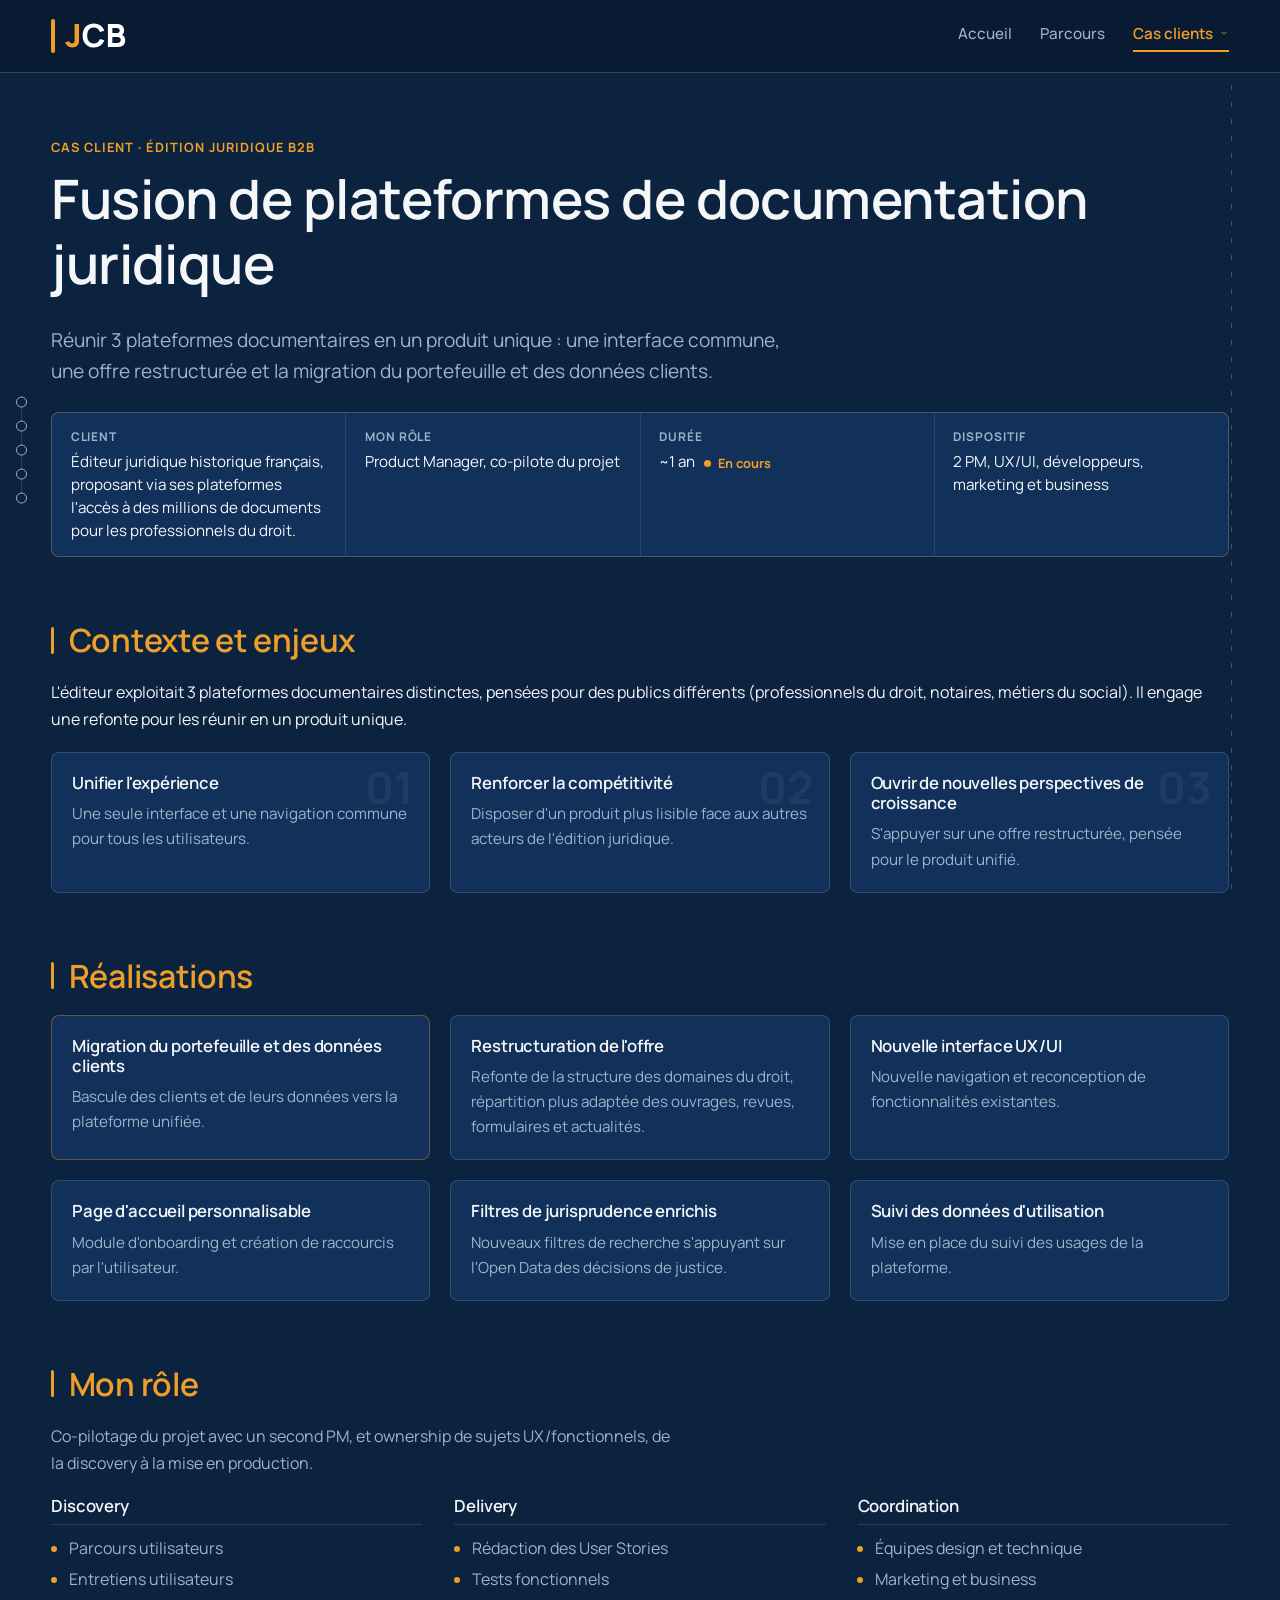
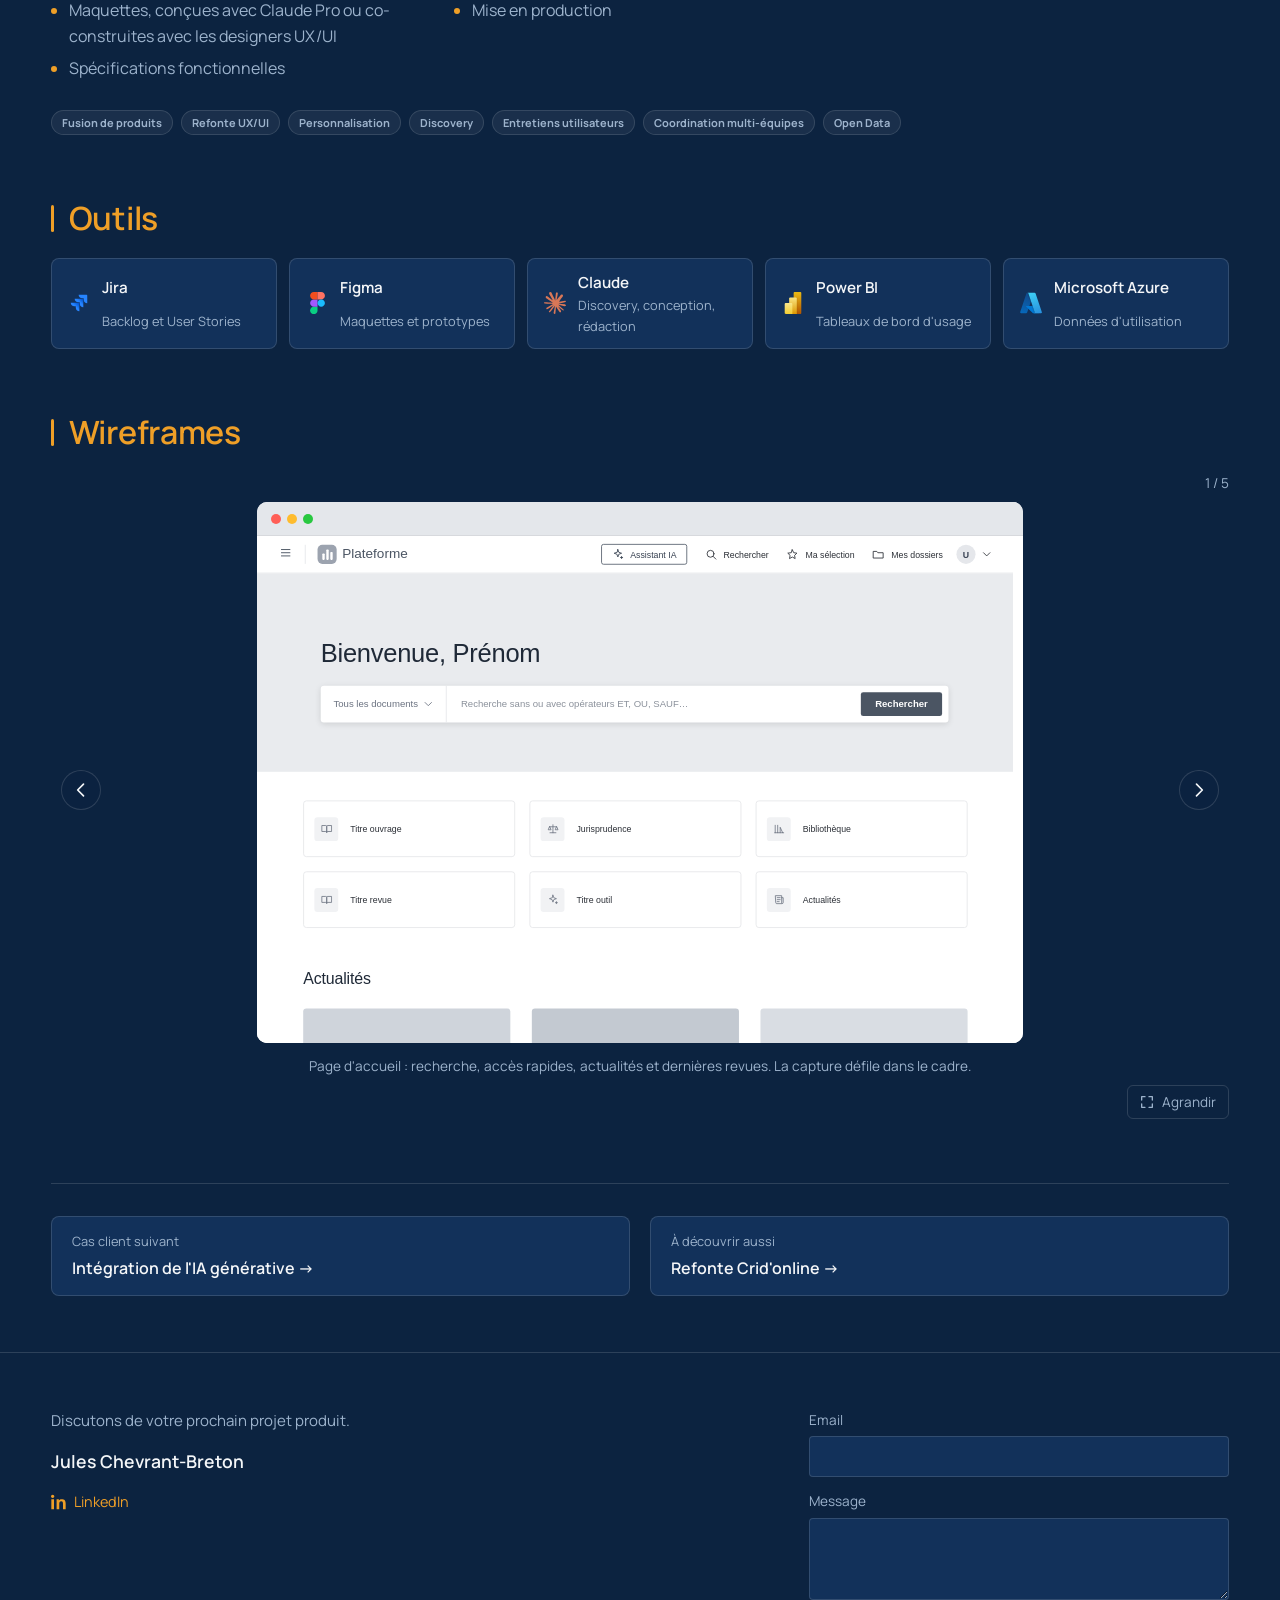
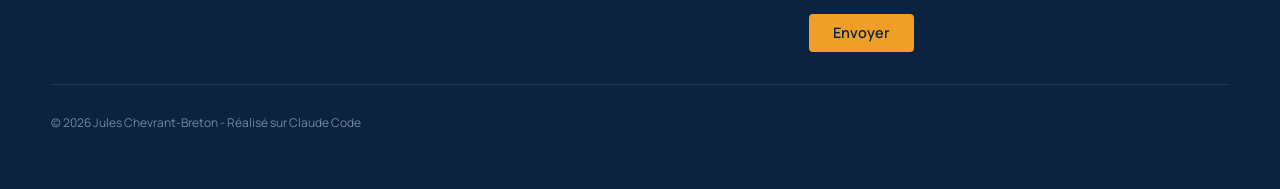
<file: projet-fusion.html>
<!DOCTYPE html>
<html lang="fr">
<head>
  <meta charset="UTF-8" />
  <meta name="viewport" content="width=device-width, initial-scale=1.0" />
  <title>Fusion de plateformes de documentation juridique — Jules Chevrant-Breton</title>
  <meta
    name="description"
    content="Cas client : fusion de 3 plateformes de documentation juridique B2B en un produit unique — refonte UX/UI, restructuration de l'offre et migration du portefeuille clients."
  />
  <link rel="preconnect" href="https://fonts.googleapis.com" />
  <link rel="preconnect" href="https://fonts.gstatic.com" crossorigin />
  <link rel="stylesheet" href="https://fonts.googleapis.com/css2?family=Manrope:wght@400..800&display=swap" />
  <link rel="stylesheet" href="css/style.css" />
  <link rel="stylesheet" href="css/cas-client.css" />
  <link rel="stylesheet" href="css/wireframes.css" />
  <link rel="stylesheet" href="css/cas-toc.css" />
</head>
<body>
  <div class="page-rule" aria-hidden="true"></div>
  <header class="site-header">
    <nav class="nav">
      <a class="nav-brand" href="index.html"><img class="nav-logo" src="images/jcb-logo.svg" alt="Jules Chevrant-Breton" width="78" height="40" /></a>
      <button class="nav-toggle" aria-expanded="false" aria-controls="nav-list" aria-label="Ouvrir le menu">
        <span class="nav-toggle-bar"></span>
        <span class="nav-toggle-bar"></span>
        <span class="nav-toggle-bar"></span>
      </button>
      <ul class="nav-list" id="nav-list">
        <li><a href="index.html">Accueil</a></li>
        <li><a href="parcours.html">Parcours</a></li>
        <li class="nav-item-dropdown">
          <button class="nav-dropdown-toggle is-current" type="button" aria-expanded="false" aria-controls="nav-cas-clients">
            Cas clients
            <svg class="nav-chevron" viewBox="0 0 24 24" aria-hidden="true"><path d="M6 9l6 6 6-6"/></svg>
          </button>
          <ul class="nav-dropdown" id="nav-cas-clients">
            <li><a href="projet-fusion.html" aria-current="page">Fusion de plateformes</a></li>
            <li><a href="projet-ia.html">IA générative</a></li>
            <li><a href="projet-cridon.html">Refonte Crid'online</a></li>
          </ul>
        </li>
      </ul>
    </nav>
  </header>

  <main class="container">
    <article class="cas">

      <!-- En-tête du cas client -->
      <header class="cas-hero">
        <p class="cas-eyebrow">Cas client · Édition juridique B2B</p>
        <h1>Fusion de plateformes de documentation juridique</h1>
        <p class="cas-lead">
          Réunir 3 plateformes documentaires en un produit unique : une
          interface commune, une offre restructurée et la migration du
          portefeuille et des données clients.
        </p>

        <dl class="cas-facts">
          <div class="cas-fact">
            <dt>Client</dt>
            <dd>Éditeur juridique historique français, proposant via ses plateformes l'accès à des millions de documents pour les professionnels du droit.</dd>
          </div>
          <div class="cas-fact">
            <dt>Mon rôle</dt>
            <dd>Product Manager, co-pilote du projet</dd>
          </div>
          <div class="cas-fact">
            <dt>Durée</dt>
            <dd>~1 an <span class="cas-status">En cours</span></dd>
          </div>
          <div class="cas-fact">
            <dt>Dispositif</dt>
            <dd>2 PM, UX/UI, développeurs, marketing et business</dd>
          </div>
        </dl>
      </header>

      <!-- Contexte -->
      <section>
        <h2>Contexte et enjeux</h2>
        <p>
          L'éditeur exploitait 3 plateformes documentaires distinctes, pensées
          pour des publics différents (professionnels du droit, notaires,
          métiers du social). Il engage une refonte pour les réunir en un
          produit unique.
        </p>
        <ul class="cas-stakes">
          <li>
            <span class="cas-stake-num" aria-hidden="true">01</span>
            <h3>Unifier l'expérience</h3>
            <p>Une seule interface et une navigation commune pour tous les utilisateurs.</p>
          </li>
          <li>
            <span class="cas-stake-num" aria-hidden="true">02</span>
            <h3>Renforcer la compétitivité</h3>
            <p>Disposer d'un produit plus lisible face aux autres acteurs de l'édition juridique.</p>
          </li>
          <li>
            <span class="cas-stake-num" aria-hidden="true">03</span>
            <h3>Ouvrir de nouvelles perspectives de croissance</h3>
            <p>S'appuyer sur une offre restructurée, pensée pour le produit unifié.</p>
          </li>
        </ul>
      </section>

      <!-- Réalisations -->
      <section>
        <h2>Réalisations</h2>
        <ul class="cas-cards">
          <li class="cas-card cas-card-featured">
            <h3>Migration du portefeuille et des données clients</h3>
            <p>Bascule des clients et de leurs données vers la plateforme unifiée.</p>
          </li>
          <li class="cas-card">
            <h3>Restructuration de l'offre</h3>
            <p>Refonte de la structure des domaines du droit, répartition plus adaptée des ouvrages, revues, formulaires et actualités.</p>
          </li>
          <li class="cas-card">
            <h3>Nouvelle interface UX/UI</h3>
            <p>Nouvelle navigation et reconception de fonctionnalités existantes.</p>
          </li>
          <li class="cas-card">
            <h3>Page d'accueil personnalisable</h3>
            <p>Module d'onboarding et création de raccourcis par l'utilisateur.</p>
          </li>
          <li class="cas-card">
            <h3>Filtres de jurisprudence enrichis</h3>
            <p>Nouveaux filtres de recherche s'appuyant sur l'Open Data des décisions de justice.</p>
          </li>
          <li class="cas-card">
            <h3>Suivi des données d'utilisation</h3>
            <p>Mise en place du suivi des usages de la plateforme.</p>
          </li>
        </ul>
      </section>

      <!-- Rôle -->
      <section>
        <h2>Mon rôle</h2>
        <p class="cas-intro">
          Co-pilotage du projet avec un second PM, et ownership de sujets
          UX/fonctionnels, de la discovery à la mise en production.
        </p>

        <div class="cas-role">
          <div class="cas-role-col">
            <h3>Discovery</h3>
            <ul>
              <li>Parcours utilisateurs</li>
              <li>Entretiens utilisateurs</li>
              <li>Maquettes, conçues avec Claude Pro ou co-construites avec les designers UX/UI</li>
              <li>Spécifications fonctionnelles</li>
            </ul>
          </div>
          <div class="cas-role-col">
            <h3>Delivery</h3>
            <ul>
              <li>Rédaction des User Stories</li>
              <li>Tests fonctionnels</li>
              <li>Mise en production</li>
            </ul>
          </div>
          <div class="cas-role-col">
            <h3>Coordination</h3>
            <ul>
              <li>Équipes design et technique</li>
              <li>Marketing et business</li>
            </ul>
          </div>
        </div>

        <ul class="case-chips cas-skills" aria-label="Compétences mobilisées">
          <li>Fusion de produits</li>
          <li>Refonte UX/UI</li>
          <li>Personnalisation</li>
          <li>Discovery</li>
          <li>Entretiens utilisateurs</li>
          <li>Coordination multi-équipes</li>
          <li>Open Data</li>
        </ul>
      </section>

      <!-- Outils -->
      <section>
        <h2>Outils</h2>
        <ul class="cas-tools">
          <li class="cas-tool">
            <img class="cas-tool-logo" src="images/tools/jira.svg" alt="" width="22" height="22" loading="lazy" onerror="this.remove()" />
            <span class="cas-tool-name">Jira</span>
            <span class="cas-tool-use">Backlog et User Stories</span>
          </li>
          <li class="cas-tool">
            <img class="cas-tool-logo" src="images/tools/figma.svg" alt="" width="22" height="22" loading="lazy" onerror="this.remove()" />
            <span class="cas-tool-name">Figma</span>
            <span class="cas-tool-use">Maquettes et prototypes</span>
          </li>
          <li class="cas-tool">
            <img class="cas-tool-logo" src="images/tools/claude.svg" alt="" width="22" height="22" loading="lazy" onerror="this.remove()" />
            <span class="cas-tool-name">Claude</span>
            <span class="cas-tool-use">Discovery, conception, rédaction</span>
          </li>
          <li class="cas-tool">
            <img class="cas-tool-logo" src="images/tools/power-bi.svg" alt="" width="22" height="22" loading="lazy" onerror="this.remove()" />
            <span class="cas-tool-name">Power BI</span>
            <span class="cas-tool-use">Tableaux de bord d'usage</span>
          </li>
          <li class="cas-tool">
            <img class="cas-tool-logo" src="images/tools/azure.svg" alt="" width="22" height="22" loading="lazy" onerror="this.remove()" />
            <span class="cas-tool-name">Microsoft Azure</span>
            <span class="cas-tool-use">Données d'utilisation</span>
          </li>
        </ul>
      </section>

      <!-- Wireframes (slider : accueil, menu latéral, recherche, mes dossiers, bibliothèque) -->
      <section>
        <h2>Wireframes</h2>
        <svg width="0" height="0" style="position:absolute" aria-hidden="true" focusable="false"><defs><symbol id="wf-i-menu" viewBox="0 0 24 24"><path d="M4 6h16M4 12h16M4 18h16"/></symbol><symbol id="wf-i-sparkle" viewBox="0 0 24 24"><path d="M12 3l1.8 5.2L19 10l-5.2 1.8L12 17l-1.8-5.2L5 10l5.2-1.8z"/><path d="M19 16v4M17 18h4"/></symbol><symbol id="wf-i-search" viewBox="0 0 24 24"><circle cx="11" cy="11" r="6.5"/><path d="M16 16l5 5"/></symbol><symbol id="wf-i-star" viewBox="0 0 24 24"><path d="M12 3.5l2.6 5.5 6 .8-4.4 4.2 1.1 6-5.3-2.9-5.3 2.9 1.1-6L3.4 9.8l6-.8z"/></symbol><symbol id="wf-i-folder" viewBox="0 0 24 24"><path d="M3 6.5h6l2 2.5h10v10H3z"/></symbol><symbol id="wf-i-chevron" viewBox="0 0 24 24"><path d="M6 9l6 6 6-6"/></symbol><symbol id="wf-i-eye" viewBox="0 0 24 24"><path d="M2 12s4-7 10-7 10 7 10 7-4 7-10 7S2 12 2 12z"/><circle cx="12" cy="12" r="3"/></symbol><symbol id="wf-i-book" viewBox="0 0 24 24"><path d="M3 5.5h7a2 2 0 0 1 2 2v12a2 2 0 0 0-2-2H3z"/><path d="M21 5.5h-7a2 2 0 0 0-2 2v12a2 2 0 0 1 2-2h7z"/></symbol><symbol id="wf-i-file" viewBox="0 0 24 24"><path d="M6 3h8l5 5v13H6z"/><path d="M14 3v5h5"/></symbol><symbol id="wf-i-download" viewBox="0 0 24 24"><path d="M12 4v11"/><path d="M7 11l5 5 5-5"/><path d="M5 20h14"/></symbol><symbol id="wf-i-bell" viewBox="0 0 24 24"><path d="M6 17v-6a6 6 0 0 1 12 0v6l2 2H4z"/><path d="M10 21h4"/></symbol><symbol id="wf-i-archive" viewBox="0 0 24 24"><path d="M3 5h18v4H3z"/><path d="M5 9v10h14V9"/><path d="M10 13h4"/></symbol><symbol id="wf-i-scale" viewBox="0 0 24 24"><path d="M12 4v16M6 20h12"/><path d="M5 8h14"/><path d="M5 8l-2.5 6h5zM19 8l-2.5 6h5z"/></symbol><symbol id="wf-i-newspaper" viewBox="0 0 24 24"><path d="M5 4h12v16H7a2 2 0 0 1-2-2z"/><path d="M17 8h3v10a2 2 0 0 1-2 2"/><path d="M8 8h6M8 12h6M8 16h4"/></symbol><symbol id="wf-i-close" viewBox="0 0 24 24"><path d="M5 5l14 14M19 5L5 19"/></symbol><symbol id="wf-i-help" viewBox="0 0 24 24"><circle cx="12" cy="12" r="9"/><path d="M9.5 9.5a2.5 2.5 0 1 1 3.5 2.3c-.7.4-1 .9-1 1.7"/><path d="M12 17h.01"/></symbol><symbol id="wf-i-edit" viewBox="0 0 24 24"><path d="M11 5H5v14h14v-6"/><path d="M18 3l3 3-9 9H9v-3z"/></symbol><symbol id="wf-i-trash" viewBox="0 0 24 24"><path d="M4 7h16"/><path d="M9 7V4h6v3"/><path d="M6 7l1 13h10l1-13"/></symbol><symbol id="wf-i-gear" viewBox="0 0 24 24"><circle cx="12" cy="12" r="3"/><circle cx="12" cy="12" r="6.5"/><path d="M12 3.5v2M12 18.5v2M3.5 12h2M18.5 12h2M6 6l1.4 1.4M16.6 16.6L18 18M6 18l1.4-1.4M16.6 7.4L18 6"/></symbol><symbol id="wf-i-plus" viewBox="0 0 24 24"><path d="M12 5v14M5 12h14"/></symbol><symbol id="wf-i-print" viewBox="0 0 24 24"><path d="M7 9V4h10v5"/><path d="M7 17H4V9h16v8h-3"/><path d="M7 14h10v6H7z"/></symbol><symbol id="wf-i-folderplus" viewBox="0 0 24 24"><path d="M3 6.5h6l2 2.5h10v10H3z"/><path d="M12 11.5v5M9.5 14h5"/></symbol><symbol id="wf-i-arrowleft" viewBox="0 0 24 24"><path d="M20 12H8"/><path d="M12 7l-5 5 5 5"/><path d="M4 6v12"/></symbol><symbol id="wf-i-chevup" viewBox="0 0 24 24"><path d="M6 15l6-6 6 6"/></symbol><symbol id="wf-i-library" viewBox="0 0 24 24"><path d="M4 20V5M9 20V5M14 20V9l5 11"/><path d="M3 20h18"/></symbol></defs></svg>
        <div class="wf-slider" data-wf-slider>
        <div class="wf-slide" data-title="Accueil" style="--r:1.5111">
        <div class="wireframe-placeholder">
          <div class="wireframe-bar">
            <span class="wireframe-dot wireframe-dot-red"></span>
            <span class="wireframe-dot wireframe-dot-yellow"></span>
            <span class="wireframe-dot wireframe-dot-green"></span>
          </div>
          <div class="wf-viewport is-scroll" style="aspect-ratio: 949 / 628" data-wf-w="949" data-wf-h="1925" data-wf-view-h="628" role="img" aria-label="Wireframe anonymisé de la page d'accueil : recherche, accès rapides, actualités et dernières revues (capture défilante)" tabindex="0">
            <div class="wf-sizer">
              <div class="wf-screen wf-hp" style="width:949px;height:1925px" aria-hidden="true">
              <div class="wf-header">
                <span class="wf-burger"><svg class="wf-i"><use href="#wf-i-menu"/></svg></span>
                <span class="wf-divider-v"></span>
                <span class="wf-logo"><span class="wf-logo-mark"><i></i><i></i><i></i></span><span class="wf-logo-text">Plateforme</span></span>
                <div class="wf-header-right">
                  <span class="wf-header-item wf-btn-outline"><svg class="wf-i"><use href="#wf-i-sparkle"/></svg>Assistant IA</span>
                  <span class="wf-header-item"><svg class="wf-i"><use href="#wf-i-search"/></svg>Rechercher</span>
                  <span class="wf-header-item"><svg class="wf-i"><use href="#wf-i-star"/></svg>Ma sélection</span>
                  <span class="wf-header-item"><svg class="wf-i"><use href="#wf-i-folder"/></svg>Mes dossiers</span>
                  <span class="wf-user"><span class="wf-avatar">U</span><svg class="wf-i"><use href="#wf-i-chevron"/></svg></span>
                </div>
              </div>
              <div class="wf-hp-hero">
                <div class="wf-hp-welcome">Bienvenue, Prénom</div>
                <div class="wf-hp-search">
                  <span class="wf-hp-search-scope">Tous les documents<svg class="wf-i"><use href="#wf-i-chevron"/></svg></span>
                  <span class="wf-hp-search-input">Recherche sans ou avec opérateurs ET, OU, SAUF…</span>
                  <span class="wf-hp-search-btn">Rechercher</span>
                </div>
              </div>
              <div class="wf-hp-body">
                <div class="wf-hp-quick"><div class="wf-hp-quick-item"><span class="wf-hp-quick-icon"><svg class="wf-i"><use href="#wf-i-book"/></svg></span>Titre ouvrage</div><div class="wf-hp-quick-item"><span class="wf-hp-quick-icon"><svg class="wf-i"><use href="#wf-i-scale"/></svg></span>Jurisprudence</div><div class="wf-hp-quick-item"><span class="wf-hp-quick-icon"><svg class="wf-i"><use href="#wf-i-library"/></svg></span>Bibliothèque</div><div class="wf-hp-quick-item"><span class="wf-hp-quick-icon"><svg class="wf-i"><use href="#wf-i-book"/></svg></span>Titre revue</div><div class="wf-hp-quick-item"><span class="wf-hp-quick-icon"><svg class="wf-i"><use href="#wf-i-sparkle"/></svg></span>Titre outil</div><div class="wf-hp-quick-item"><span class="wf-hp-quick-icon"><svg class="wf-i"><use href="#wf-i-newspaper"/></svg></span>Actualités</div></div>
                <h3 class="wf-hp-h2 wf-hp-news-title">Actualités</h3>
                <div class="wf-hp-news">
            <div class="wf-hp-card">
              <div class="wf-hp-img t1"></div>
              <div class="wf-hp-date">JJ mois AAAA</div>
              <div class="wf-hp-card-title">Titre de l'actualité, sur deux lignes maximum…</div>
              <div class="wf-hp-lines"><i></i><i></i><i></i><i></i></div>
              <span class="wf-hp-tag">Domaine</span>
            </div>
            <div class="wf-hp-card">
              <div class="wf-hp-img t2"></div>
              <div class="wf-hp-date">JJ mois AAAA</div>
              <div class="wf-hp-card-title">Titre de l'actualité, sur deux lignes maximum…</div>
              <div class="wf-hp-lines"><i></i><i></i><i></i><i></i></div>
              <span class="wf-hp-tag">Domaine</span>
            </div>
            <div class="wf-hp-card">
              <div class="wf-hp-img t3"></div>
              <div class="wf-hp-date">JJ mois AAAA</div>
              <div class="wf-hp-card-title">Titre de l'actualité, sur deux lignes maximum…</div>
              <div class="wf-hp-lines"><i></i><i></i><i></i><i></i></div>
              <span class="wf-hp-tag">Domaine</span>
            </div>
            <div class="wf-hp-card">
              <div class="wf-hp-img t2"></div>
              <div class="wf-hp-date">JJ mois AAAA</div>
              <div class="wf-hp-card-title">Titre de l'actualité, sur deux lignes maximum…</div>
              <div class="wf-hp-lines"><i></i><i></i><i></i><i></i></div>
              <span class="wf-hp-tag">Domaine</span>
            </div>
            <div class="wf-hp-card">
              <div class="wf-hp-img t3"></div>
              <div class="wf-hp-date">JJ mois AAAA</div>
              <div class="wf-hp-card-title">Titre de l'actualité, sur deux lignes maximum…</div>
              <div class="wf-hp-lines"><i></i><i></i><i></i><i></i></div>
              <span class="wf-hp-tag">Domaine</span>
            </div>
            <div class="wf-hp-card">
              <div class="wf-hp-img t1"></div>
              <div class="wf-hp-date">JJ mois AAAA</div>
              <div class="wf-hp-card-title">Titre de l'actualité, sur deux lignes maximum…</div>
              <div class="wf-hp-lines"><i></i><i></i><i></i><i></i></div>
              <span class="wf-hp-tag">Domaine</span>
            </div>
                </div>
                <span class="wf-hp-more">Voir toutes les actualités</span>
                <h3 class="wf-hp-h2 wf-hp-reviews-title">Vos dernières revues</h3>
                <div class="wf-hp-reviews">
            <div class="wf-hp-rev">
              <div class="wf-cover is-dark"><span class="wf-cover-mark"></span><span class="wf-cover-line l1"></span><span class="wf-cover-line l2"></span><span class="wf-cover-shape"></span></div>
              <div class="wf-hp-rev-num">N° 000 - JJ/MM/AAAA</div>
              <div class="wf-hp-rev-title">Titre revue</div>
            </div>
            <div class="wf-hp-rev">
              <div class="wf-cover is-mid"><span class="wf-cover-mark"></span><span class="wf-cover-line l1"></span><span class="wf-cover-line l2"></span><span class="wf-cover-shape"></span></div>
              <div class="wf-hp-rev-num">N° 000 - JJ/MM/AAAA</div>
              <div class="wf-hp-rev-title">Titre revue</div>
            </div>
            <div class="wf-hp-rev">
              <div class="wf-cover is-light"><span class="wf-cover-mark"></span><span class="wf-cover-line l1"></span><span class="wf-cover-line l2"></span><span class="wf-cover-shape"></span></div>
              <div class="wf-hp-rev-num">N° 000 - JJ/MM/AAAA</div>
              <div class="wf-hp-rev-title">Titre revue</div>
            </div>
            <div class="wf-hp-rev">
              <div class="wf-cover is-soft"><span class="wf-cover-mark"></span><span class="wf-cover-line l1"></span><span class="wf-cover-line l2"></span><span class="wf-cover-shape"></span></div>
              <div class="wf-hp-rev-num">N° 000 - JJ/MM/AAAA</div>
              <div class="wf-hp-rev-title">Titre revue</div>
            </div>
                </div>
                <span class="wf-hp-more is-last">Voir toutes les revues</span>
              </div>
              </div>
            </div>
          </div>
        </div>
        <p class="wf-caption">Page d'accueil : recherche, accès rapides, actualités et dernières revues. La capture défile dans le cadre.</p>
        </div>

        <div class="wf-slide" data-title="Menu latéral" style="--r:2.3216">
        <div class="wireframe-placeholder">
          <div class="wireframe-bar">
            <span class="wireframe-dot wireframe-dot-red"></span>
            <span class="wireframe-dot wireframe-dot-yellow"></span>
            <span class="wireframe-dot wireframe-dot-green"></span>
          </div>
          <div class="wf-viewport" style="aspect-ratio: 1920 / 827" data-wf-w="1920" data-wf-h="827" role="img" aria-label="Wireframe anonymisé du menu latéral ouvert : recherche dans le menu, raccourcis personnalisables et services IA, avec la page d'accueil grisée en arrière-plan">
            <div class="wf-screen wf-menu" style="width:1920px;height:827px" aria-hidden="true">
              <div class="wf-header">
                <span class="wf-burger"><svg class="wf-i"><use href="#wf-i-close"/></svg></span>
                <span class="wf-divider-v"></span>
                <span class="wf-logo"><span class="wf-logo-mark"><i></i><i></i><i></i></span><span class="wf-logo-text">Plateforme</span></span>
                <div class="wf-header-right">
                  <span class="wf-header-item wf-btn-outline"><svg class="wf-i"><use href="#wf-i-sparkle"/></svg>Assistant IA</span>
                  <span class="wf-header-item"><svg class="wf-i"><use href="#wf-i-search"/></svg>Rechercher</span>
                  <span class="wf-header-item"><svg class="wf-i"><use href="#wf-i-star"/></svg>Ma sélection</span>
                  <span class="wf-header-item"><svg class="wf-i"><use href="#wf-i-folder"/></svg>Mes dossiers</span>
                  <span class="wf-user"><span class="wf-avatar">U</span><svg class="wf-i"><use href="#wf-i-chevron"/></svg></span>
                </div>
              </div>
              <div class="wf-mn-bg">
                <div class="wf-mn-hero">
                  <div class="wf-mn-search"><span class="wf-mn-search-text">Recherche sans ou avec opérateurs ET, OU, SAUF…</span><span class="wf-mn-search-btn">Rechercher</span></div>
                </div>
                <div class="wf-mn-card" style="top:463px;left:687px"><span class="wf-mn-card-icon"></span><span class="wf-mn-card-label">Jurisprudence</span></div>
                <div class="wf-mn-card" style="top:463px;left:1247px"><span class="wf-mn-card-icon"></span><span class="wf-mn-card-label">Bibliothèque</span></div>
                <div class="wf-mn-card" style="top:607px;left:687px"><span class="wf-mn-card-icon"></span><i style="top:39px;width:378px"></i><i style="top:63px;width:148px"></i></div>
                <div class="wf-mn-card" style="top:607px;left:1247px"><span class="wf-mn-card-icon"></span><i style="top:39px;width:378px"></i><i style="top:63px;width:148px"></i></div>
              </div>
              <div class="wf-mn-overlay"></div>
              <div class="wf-mn-panel">
                <div class="wf-mn-find"><svg class="wf-i"><use href="#wf-i-search"/></svg>Rechercher dans le menu</div>
                <div class="wf-mn-title" style="top:102px">Vos raccourcis 4 / 9</div>
                <div class="wf-mn-toggle-row">Afficher en page d'accueil<span class="wf-mn-toggle"></span></div>
                <div class="wf-mn-item" style="top:171px"><span class="wf-mn-item-icon"><svg class="wf-i"><use href="#wf-i-book"/></svg></span>Titre ouvrage</div><div class="wf-mn-item" style="top:248px"><span class="wf-mn-item-icon"><svg class="wf-i"><use href="#wf-i-scale"/></svg></span>Jurisprudence</div><div class="wf-mn-item" style="top:325px"><span class="wf-mn-item-icon"><svg class="wf-i"><use href="#wf-i-library"/></svg></span>Bibliothèque</div><div class="wf-mn-item" style="top:402px"><span class="wf-mn-item-icon"><svg class="wf-i"><use href="#wf-i-newspaper"/></svg></span>Actualités</div>
                <div class="wf-mn-title" style="top:485px">Services IA</div>
                <div class="wf-mn-item" style="top:546px"><span class="wf-mn-item-icon"><svg class="wf-i"><use href="#wf-i-sparkle"/></svg></span>Assistant IA</div><div class="wf-mn-item" style="top:623px"><span class="wf-mn-item-icon"><svg class="wf-i"><use href="#wf-i-sparkle"/></svg></span>Titre service IA</div><div class="wf-mn-item" style="top:700px"><span class="wf-mn-item-icon"><svg class="wf-i"><use href="#wf-i-sparkle"/></svg></span>Titre service IA</div>
                <div class="wf-mn-track"><span class="wf-mn-thumb"></span></div>
              </div>
              <div class="wf-mn-help"><svg class="wf-i"><use href="#wf-i-help"/></svg>Assistance</div>
            </div>
          </div>
        </div>
        <p class="wf-caption">Menu latéral : recherche dans le menu, raccourcis personnalisables et services IA (haut du menu).</p>
        </div>

        <div class="wf-slide" data-title="Recherche" style="--r:2.3216">
        <div class="wireframe-placeholder">
          <div class="wireframe-bar">
            <span class="wireframe-dot wireframe-dot-red"></span>
            <span class="wireframe-dot wireframe-dot-yellow"></span>
            <span class="wireframe-dot wireframe-dot-green"></span>
          </div>
          <div class="wf-viewport" style="aspect-ratio: 1920 / 827" data-wf-w="1920" data-wf-h="827" role="img" aria-label="Wireframe anonymisé de la page de résultats de recherche : barre de recherche, filtres par type de document, liste de résultats et actions rapides">
            <div class="wf-screen wf-dz wf-sr" style="width:1920px;height:827px" aria-hidden="true">
              <div class="wf-header">
                <span class="wf-burger"><svg class="wf-i"><use href="#wf-i-menu"/></svg></span>
                <span class="wf-divider-v"></span>
                <span class="wf-logo"><span class="wf-logo-mark"><i></i><i></i><i></i></span><span class="wf-logo-text">Plateforme</span></span>
                <div class="wf-header-right">
                  <span class="wf-header-item wf-btn-outline"><svg class="wf-i"><use href="#wf-i-sparkle"/></svg>Assistant IA</span>
                  <span class="wf-header-item"><svg class="wf-i"><use href="#wf-i-search"/></svg>Rechercher</span>
                  <span class="wf-header-item"><svg class="wf-i"><use href="#wf-i-star"/></svg>Ma sélection</span>
                  <span class="wf-header-item"><svg class="wf-i"><use href="#wf-i-folder"/></svg>Mes dossiers</span>
                  <span class="wf-user"><span class="wf-avatar">U</span><svg class="wf-i"><use href="#wf-i-chevron"/></svg></span>
                </div>
              </div>
              <div class="wf-sr-crumb">Accueil / Résultats de recherche</div>
              <div class="wf-sr-search"><span class="wf-sr-scope">Tous les documents<svg class="wf-i"><use href="#wf-i-chevron"/></svg></span><span class="wf-sr-q">contrat</span><span class="wf-sr-x"><svg class="wf-i"><use href="#wf-i-close"/></svg></span><span class="wf-sr-go"><svg class="wf-i"><use href="#wf-i-search"/></svg></span></div>
              <div class="wf-sr-btn">Demande de jurisprudence</div>
              <div class="wf-sr-hr"></div>
              <div class="wf-sr-left">
                <div class="wf-sr-ftitle">Filtres<span><svg class="wf-i"><use href="#wf-i-arrowleft"/></svg></span></div>
                <div class="wf-sr-fgroup">Type de document<span><svg class="wf-i"><use href="#wf-i-chevup"/></svg></span></div>
                <div class="wf-sr-opt" style="top:170px"><span class="wf-sr-cb"></span><span class="wf-sr-lab">Ouvrages</span><span class="wf-sr-cnt">+500</span></div><div class="wf-sr-opt" style="top:206px"><span class="wf-sr-cb"></span><span class="wf-sr-lab">Revues</span><span class="wf-sr-cnt">+500</span></div><div class="wf-sr-opt" style="top:242px"><span class="wf-sr-cb"></span><span class="wf-sr-lab">Formulaires</span><span class="wf-sr-cnt">+500</span></div><div class="wf-sr-opt" style="top:278px"><span class="wf-sr-cb"></span><span class="wf-sr-lab">Actualités</span><span class="wf-sr-cnt">+500</span></div><div class="wf-sr-opt" style="top:314px"><span class="wf-sr-cb"></span><span class="wf-sr-lab">Fiches pratiques</span><span class="wf-sr-cnt">324</span></div><div class="wf-sr-opt" style="top:350px"><span class="wf-sr-cb"></span><span class="wf-sr-lab">Jurisprudence</span><span class="wf-sr-cnt">+500</span></div><div class="wf-sr-opt" style="top:386px"><span class="wf-sr-cb"></span><span class="wf-sr-lab">Législation/Réglementation</span><span class="wf-sr-cnt">+500</span></div><div class="wf-sr-opt" style="top:422px"><span class="wf-sr-cb"></span><span class="wf-sr-lab">Codes</span><span class="wf-sr-cnt">75</span></div><div class="wf-sr-opt" style="top:458px"><span class="wf-sr-cb"></span><span class="wf-sr-lab">BOFIP</span><span class="wf-sr-cnt">+500</span></div><div class="wf-sr-opt" style="top:494px"><span class="wf-sr-cb"></span><span class="wf-sr-lab">BOSS</span><span class="wf-sr-cnt">24</span></div><div class="wf-sr-opt" style="top:530px"><span class="wf-sr-cb"></span><span class="wf-sr-lab">Réponses ministérielles</span><span class="wf-sr-cnt">+500</span></div><div class="wf-sr-opt" style="top:566px"><span class="wf-sr-cb"></span><span class="wf-sr-lab">AAI et Organismes assimilés</span><span class="wf-sr-cnt">+500</span></div><div class="wf-sr-opt" style="top:602px"><span class="wf-sr-cb"></span><span class="wf-sr-lab">Autres types</span><span class="wf-sr-cnt">+500</span></div>
                <div class="wf-sr-track"><span class="wf-sr-thumb"></span></div>
              </div>
              <div class="wf-sr-main">
                <div class="wf-sr-count">+500 résultats pour <b>contrat</b></div>
                <div class="wf-sr-sort">Trier par<svg class="wf-i"><use href="#wf-i-chevron"/></svg></div>
                <div class="wf-sr-res" style="top:283px"><span class="wf-sr-cb"></span><span class="wf-sr-crumbs">1 - Formulaires | Affaires | Droit économique | Titre ouvrage</span></div>
                <div class="wf-sr-title" style="top:343px">Titre du document avec <mark>contrat</mark></div>
                <div class="wf-sr-date" style="top:384px">JJ/MM/AAAA</div>
                <div class="wf-sr-snip" style="top:424px">Extrait du document où le terme <mark>contrat</mark> est surligné, sur une à trois lignes…</div>
                <div class="wf-sr-view" style="top:488px"><svg class="wf-i"><use href="#wf-i-eye"/></svg>Aperçu</div>
                <div class="wf-sr-sep" style="top:547px"></div>
                <div class="wf-sr-res" style="top:575px"><span class="wf-sr-cb"></span><span class="wf-sr-crumbs">2 - Revues | Social | Droit social général | Titre revue</span></div>
                <div class="wf-sr-title" style="top:619px">Titre du document avec <mark>contrat</mark></div>
                <div class="wf-sr-date" style="top:659px">Revue du JJ/MM/AAAA</div>
                <div class="wf-sr-snip" style="top:698px">Extrait du document où le terme <mark>contrat</mark> est surligné, sur une à trois lignes…</div>
                <div class="wf-sr-view" style="top:762px"><svg class="wf-i"><use href="#wf-i-eye"/></svg>Aperçu</div>
              </div>
              <div class="wf-sr-tools">
                <span style="top:18px"><svg class="wf-i"><use href="#wf-i-print"/></svg></span><span style="top:68px"><svg class="wf-i"><use href="#wf-i-download"/></svg></span><span style="top:117px"><svg class="wf-i"><use href="#wf-i-folderplus"/></svg></span><span style="top:167px"><svg class="wf-i"><use href="#wf-i-bell"/></svg></span>
              </div>
              <div class="wf-sr-pagebar"><span></span></div>
            </div>
          </div>
        </div>
        <p class="wf-caption">Résultats de recherche : filtres par type de document, liste de résultats et actions rapides.</p>
        </div>

        <div class="wf-slide" data-title="Mes dossiers" style="--r:2.3216">
        <div class="wireframe-placeholder">
          <div class="wireframe-bar">
            <span class="wireframe-dot wireframe-dot-red"></span>
            <span class="wireframe-dot wireframe-dot-yellow"></span>
            <span class="wireframe-dot wireframe-dot-green"></span>
          </div>
          <div class="wf-viewport" style="aspect-ratio: 1920 / 827" data-wf-w="1920" data-wf-h="827" role="img" aria-label="Wireframe anonymisé du panneau Mes dossiers : dossiers de documents favoris et documents non classés, avec la page d'accueil grisée en arrière-plan">
            <div class="wf-screen wf-dz" style="width:1920px;height:827px" aria-hidden="true">
              <div class="wf-header">
                <span class="wf-burger"><svg class="wf-i"><use href="#wf-i-menu"/></svg></span>
                <span class="wf-divider-v"></span>
                <span class="wf-logo"><span class="wf-logo-mark"><i></i><i></i><i></i></span><span class="wf-logo-text">Plateforme</span></span>
                <div class="wf-header-right">
                  <span class="wf-header-item wf-btn-outline"><svg class="wf-i"><use href="#wf-i-sparkle"/></svg>Assistant IA</span>
                  <span class="wf-header-item"><svg class="wf-i"><use href="#wf-i-search"/></svg>Rechercher</span>
                  <span class="wf-header-item"><svg class="wf-i"><use href="#wf-i-star"/></svg>Ma sélection</span>
                  <span class="wf-header-item"><svg class="wf-i"><use href="#wf-i-folder"/></svg>Mes dossiers</span>
                  <span class="wf-user"><span class="wf-avatar">U</span><svg class="wf-i"><use href="#wf-i-chevron"/></svg></span>
                </div>
              </div>
              <div class="wf-dz-bg">
                <div class="wf-dz-hero">
                  <div class="wf-dz-welcome">Bienvenue, Prénom</div>
                  <div class="wf-dz-search"><span class="wf-dz-scope">Tous les documents<svg class="wf-i"><use href="#wf-i-chevron"/></svg></span><span class="wf-dz-search-text">Recherche sans ou avec opérateurs ET, OU, SAUF…</span></div>
                </div>
                <div class="wf-dz-card" style="top:433px;left:119px"><span class="wf-dz-card-icon"></span><span class="wf-dz-card-label">Titre ouvrage</span></div>
                <div class="wf-dz-card" style="top:433px;left:689px"><span class="wf-dz-card-icon"></span><span class="wf-dz-card-label">Jurisprudence</span></div>
                <div class="wf-dz-card" style="top:568px;left:119px"><span class="wf-dz-card-icon"></span><span class="wf-dz-card-label">Actualités</span></div>
                <div class="wf-dz-card" style="top:568px;left:689px"><span class="wf-dz-card-icon"></span><i style="top:38px;width:520px"></i><i style="top:61px;width:140px"></i></div>
              </div>
              <div class="wf-dz-overlay"></div>
              <div class="wf-dz-panel">
                <div class="wf-dz-title">Mes dossiers</div>
                <span class="wf-dz-close"><svg class="wf-i"><use href="#wf-i-close"/></svg></span>
                <div class="wf-dz-add"><svg class="wf-i"><use href="#wf-i-plus"/></svg>Ajouter un dossier</div>
                <div class="wf-dz-rule"></div>
                <div class="wf-dz-folder" style="top:163px"><span class="wf-i-chev"><svg class="wf-i"><use href="#wf-i-chevron"/></svg></span><span class="wf-dz-folder-name">Nom du dossier</span><span class="wf-dz-folder-count">7 documents</span><span class="wf-ic-edit"><svg class="wf-i"><use href="#wf-i-edit"/></svg></span><span class="wf-ic-del"><svg class="wf-i"><use href="#wf-i-trash"/></svg></span></div><div class="wf-dz-folder" style="top:252px"><span class="wf-i-chev"><svg class="wf-i"><use href="#wf-i-chevron"/></svg></span><span class="wf-dz-folder-name">Nom du dossier</span><span class="wf-dz-folder-count">3 documents</span><span class="wf-ic-edit"><svg class="wf-i"><use href="#wf-i-edit"/></svg></span><span class="wf-ic-del"><svg class="wf-i"><use href="#wf-i-trash"/></svg></span></div><div class="wf-dz-folder" style="top:342px"><span class="wf-i-chev"><svg class="wf-i"><use href="#wf-i-chevron"/></svg></span><span class="wf-dz-folder-name">Nom du dossier</span><span class="wf-dz-folder-count">1 document</span><span class="wf-ic-edit"><svg class="wf-i"><use href="#wf-i-edit"/></svg></span><span class="wf-ic-del"><svg class="wf-i"><use href="#wf-i-trash"/></svg></span></div><div class="wf-dz-folder is-plain" style="top:431px"><span class="wf-dz-folder-name">Nom du dossier</span><span class="wf-ic-edit"><svg class="wf-i"><use href="#wf-i-edit"/></svg></span><span class="wf-ic-del"><svg class="wf-i"><use href="#wf-i-trash"/></svg></span></div>
                <div class="wf-dz-sub">Documents non classés</div>
                <div class="wf-dz-doc" style="top:563px;height:83px;padding-top:20px"><div class="wf-dz-doc-title">Titre du document</div><div class="wf-dz-doc-date">Ajouté le JJ/MM/AAAA</div><span class="wf-ic-gear" style="top:26px"><svg class="wf-i"><use href="#wf-i-gear"/></svg></span><span class="wf-ic-del" style="top:26px"><svg class="wf-i"><use href="#wf-i-trash"/></svg></span></div><div class="wf-dz-doc" style="top:642px;height:79px;padding-top:20px"><div class="wf-dz-doc-title">Titre du document</div><div class="wf-dz-doc-date">Ajouté le JJ/MM/AAAA</div><span class="wf-ic-gear" style="top:26px"><svg class="wf-i"><use href="#wf-i-gear"/></svg></span><span class="wf-ic-del" style="top:26px"><svg class="wf-i"><use href="#wf-i-trash"/></svg></span></div><div class="wf-dz-doc" style="top:721px;height:102px;padding-top:20px"><div class="wf-dz-doc-title">Titre du document</div><div class="wf-dz-doc-title is-big">Titre revue, N° 000, JJ mois AAAA</div><div class="wf-dz-doc-date">Ajouté le JJ/MM/AAAA</div><span class="wf-ic-gear" style="top:26px"><svg class="wf-i"><use href="#wf-i-gear"/></svg></span><span class="wf-ic-del" style="top:26px"><svg class="wf-i"><use href="#wf-i-trash"/></svg></span></div>
                <div class="wf-dz-track"><span class="wf-dz-thumb"></span></div>
              </div>
            </div>
          </div>
        </div>
        <p class="wf-caption">Mes dossiers : dossiers de documents favoris et documents non classés.</p>
        </div>

        <div class="wf-slide" data-title="Bibliothèque" style="--r:1.5116">
        <div class="wireframe-placeholder">
          <div class="wireframe-bar">
            <span class="wireframe-dot wireframe-dot-red"></span>
            <span class="wireframe-dot wireframe-dot-yellow"></span>
            <span class="wireframe-dot wireframe-dot-green"></span>
          </div>
          <div class="wf-viewport" style="aspect-ratio: 1888 / 1249" data-wf-w="1888" data-wf-h="1249" role="img" aria-label="Wireframe anonymisé de la page Bibliothèque : en-tête, onglets, filtres par domaine et liste de revues">
            <div class="wf-screen" aria-hidden="true">
              <div class="wf-header">
                <span class="wf-burger"><svg class="wf-i"><use href="#wf-i-menu"/></svg></span>
                <span class="wf-divider-v"></span>
                <span class="wf-logo"><span class="wf-logo-mark"><i></i><i></i><i></i></span><span class="wf-logo-text">Plateforme</span></span>
                <div class="wf-header-right">
                  <span class="wf-header-item wf-btn-outline"><svg class="wf-i"><use href="#wf-i-sparkle"/></svg>Assistant IA</span>
                  <span class="wf-header-item"><svg class="wf-i"><use href="#wf-i-search"/></svg>Rechercher</span>
                  <span class="wf-header-item"><svg class="wf-i"><use href="#wf-i-star"/></svg>Ma sélection</span>
                  <span class="wf-header-item"><svg class="wf-i"><use href="#wf-i-folder"/></svg>Mes dossiers</span>
                  <span class="wf-user"><span class="wf-avatar">U</span><svg class="wf-i"><use href="#wf-i-chevron"/></svg></span>
                </div>
              </div>
              <div class="wf-hero">
                <div class="wf-breadcrumb">Accueil / Bibliothèque</div>
                <div class="wf-title">Bibliothèque</div>
                <div class="wf-subtitle">Consultez les ouvrages, revues et formulaires de votre abonnement regroupés par domaine</div>
              </div>
              <div class="wf-tabs">
                <span class="wf-tab is-active">Tout voir</span>
                <span class="wf-tab">Ouvrages</span>
                <span class="wf-tab">Revues</span>
                <span class="wf-tab">Formulaires</span>
                <span class="wf-sort">Plus récent<svg class="wf-i"><use href="#wf-i-chevron"/></svg></span>
              </div>
              <div class="wf-domains">
                <div class="wf-domains-title">Choisissez un domaine</div>
                <div class="wf-chips-row"><span class="wf-chip">Affaires</span><span class="wf-chip">Alimentaire et consommation</span><span class="wf-chip">Associations</span><span class="wf-chip">Banque, finance et assurance</span><span class="wf-chip">Civil</span><span class="wf-chip">Droit local</span><span class="wf-chip">Environnement et énergie</span><span class="wf-chip">Fiscal et patrimoine</span><span class="wf-chip">Immatériel</span><span class="wf-chip">Immobilier</span><span class="wf-chip">International</span><span class="wf-chip">Pénal</span><span class="wf-chip">Public</span><span class="wf-chip">Santé</span><span class="wf-chip">Social</span></div>
                <div class="wf-chips-row"><span class="wf-chip">Transport et maritime</span></div>
              </div>
              <div class="wf-list">
            <div class="wf-item">
              <div class="wf-cover is-dark"><span class="wf-cover-mark"></span><span class="wf-cover-line l1"></span><span class="wf-cover-line l2"></span><span class="wf-cover-shape"></span></div>
              <div class="wf-item-body">
                <div>
                  <div class="wf-item-title">Titre revue</div>
                  <div class="wf-item-meta">N° 000 - JJ/MM/AAAA</div>
                </div>
                <div class="wf-actions"><span class="wf-action"><svg class="wf-i"><use href="#wf-i-eye"/></svg>Sommaire</span><span class="wf-action"><svg class="wf-i"><use href="#wf-i-book"/></svg>Lecteur en ligne</span><span class="wf-action"><svg class="wf-i"><use href="#wf-i-file"/></svg>PDF</span><span class="wf-action-sep"></span><span class="wf-action"><svg class="wf-i"><use href="#wf-i-bell"/></svg>Alerte</span><span class="wf-action"><svg class="wf-i"><use href="#wf-i-archive"/></svg>Tous les numéros</span></div>
              </div>
            </div>
            <div class="wf-item">
              <div class="wf-cover is-mid"><span class="wf-cover-mark"></span><span class="wf-cover-line l1"></span><span class="wf-cover-line l2"></span><span class="wf-cover-shape"></span></div>
              <div class="wf-item-body">
                <div>
                  <div class="wf-item-title">Titre revue</div>
                  <div class="wf-item-meta">N° 000 - JJ/MM/AAAA</div>
                </div>
                <div class="wf-actions"><span class="wf-action"><svg class="wf-i"><use href="#wf-i-eye"/></svg>Sommaire</span><span class="wf-action"><svg class="wf-i"><use href="#wf-i-book"/></svg>Lecteur en ligne</span><span class="wf-action"><svg class="wf-i"><use href="#wf-i-download"/></svg>Télécharger</span><span class="wf-action-sep"></span><span class="wf-action"><svg class="wf-i"><use href="#wf-i-bell"/></svg>Alerte</span><span class="wf-action"><svg class="wf-i"><use href="#wf-i-archive"/></svg>Tous les numéros</span></div>
              </div>
            </div>
            <div class="wf-item">
              <div class="wf-cover is-light"><span class="wf-cover-mark"></span><span class="wf-cover-line l1"></span><span class="wf-cover-line l2"></span><span class="wf-cover-shape"></span></div>
              <div class="wf-item-body">
                <div>
                  <div class="wf-item-title">Titre revue</div>
                  <div class="wf-item-meta">N° 000 - JJ/MM/AAAA</div>
                </div>
                <div class="wf-actions"><span class="wf-action"><svg class="wf-i"><use href="#wf-i-eye"/></svg>Sommaire</span><span class="wf-action"><svg class="wf-i"><use href="#wf-i-file"/></svg>PDF</span><span class="wf-action-sep"></span><span class="wf-action"><svg class="wf-i"><use href="#wf-i-bell"/></svg>Alerte</span><span class="wf-action"><svg class="wf-i"><use href="#wf-i-archive"/></svg>Tous les numéros</span></div>
              </div>
            </div>
            <div class="wf-item">
              <div class="wf-cover is-soft"><span class="wf-cover-mark"></span><span class="wf-cover-line l1"></span><span class="wf-cover-line l2"></span><span class="wf-cover-shape"></span></div>
              <div class="wf-item-body">
                <div>
                  <div class="wf-item-title">Titre revue</div>
                  <div class="wf-item-meta">N° 000 - JJ/MM/AAAA</div>
                </div>
                <div class="wf-actions"><span class="wf-action"><svg class="wf-i"><use href="#wf-i-eye"/></svg>Sommaire</span><span class="wf-action"><svg class="wf-i"><use href="#wf-i-file"/></svg>PDF</span><span class="wf-action-sep"></span><span class="wf-action"><svg class="wf-i"><use href="#wf-i-bell"/></svg>Alerte</span><span class="wf-action"><svg class="wf-i"><use href="#wf-i-archive"/></svg>Tous les numéros</span></div>
              </div>
            </div>
              </div>
            </div>
          </div>
        </div>
        <p class="wf-caption">Bibliothèque : ouvrages, revues et formulaires regroupés par domaine.</p>
        </div>
        </div>
      </section>

      <!-- Navigation entre cas clients -->
      <nav class="cas-next" aria-label="Autres cas clients">
        <a class="cas-next-link" href="projet-ia.html">
          <span class="cas-next-label">Cas client suivant</span>
          <span class="cas-next-title">Intégration de l'IA générative →</span>
        </a>
        <a class="cas-next-link" href="projet-cridon.html">
          <span class="cas-next-label">À découvrir aussi</span>
          <span class="cas-next-title">Refonte Crid'online →</span>
        </a>
      </nav>
    </article>
  </main>

  <footer class="site-footer">
    <div class="container">
      <div class="footer-content">
        <div class="footer-about">
          <p class="footer-tagline">Discutons de votre prochain projet produit.</p>
          <span class="footer-brand">Jules Chevrant-Breton</span>
          <a class="footer-linkedin" href="https://linkedin.com/in/juleschevrant-breton" target="_blank" rel="noopener">
            <svg viewBox="0 0 24 24" aria-hidden="true"><path d="M4.98 3.5C4.98 4.88 3.87 6 2.5 6S0 4.88 0 3.5 1.12 1 2.5 1s2.48 1.12 2.48 2.5zM.5 8h4v15h-4V8zm7.5 0h3.83v2.05h.05c.53-1 1.85-2.05 3.81-2.05C20.6 8 22 10.24 22 14.36V23h-4v-7.83c0-1.87-.03-4.27-2.6-4.27-2.6 0-3 2.03-3 4.13V23h-4V8z"></path></svg>
            LinkedIn
          </a>
        </div>
        <form class="contact-form" action="https://formspree.io/f/xkjgjrve" method="POST">
          <div class="form-row">
            <label for="email">Email</label>
            <input type="email" id="email" name="email" required />
          </div>
          <div class="form-row">
            <label for="message">Message</label>
            <textarea id="message" name="message" rows="3" required></textarea>
          </div>
          <button type="submit">Envoyer</button>
        </form>
      </div>
      <div class="footer-bottom">© 2026 Jules Chevrant-Breton - Réalisé sur Claude Code</div>
    </div>
  </footer>

  <script src="js/nav.js"></script>
  <script src="js/wireframes.js"></script>
  <script src="js/wf-slider.js"></script>
  <script src="js/cas-toc.js"></script>
</body>
</html>
</file>
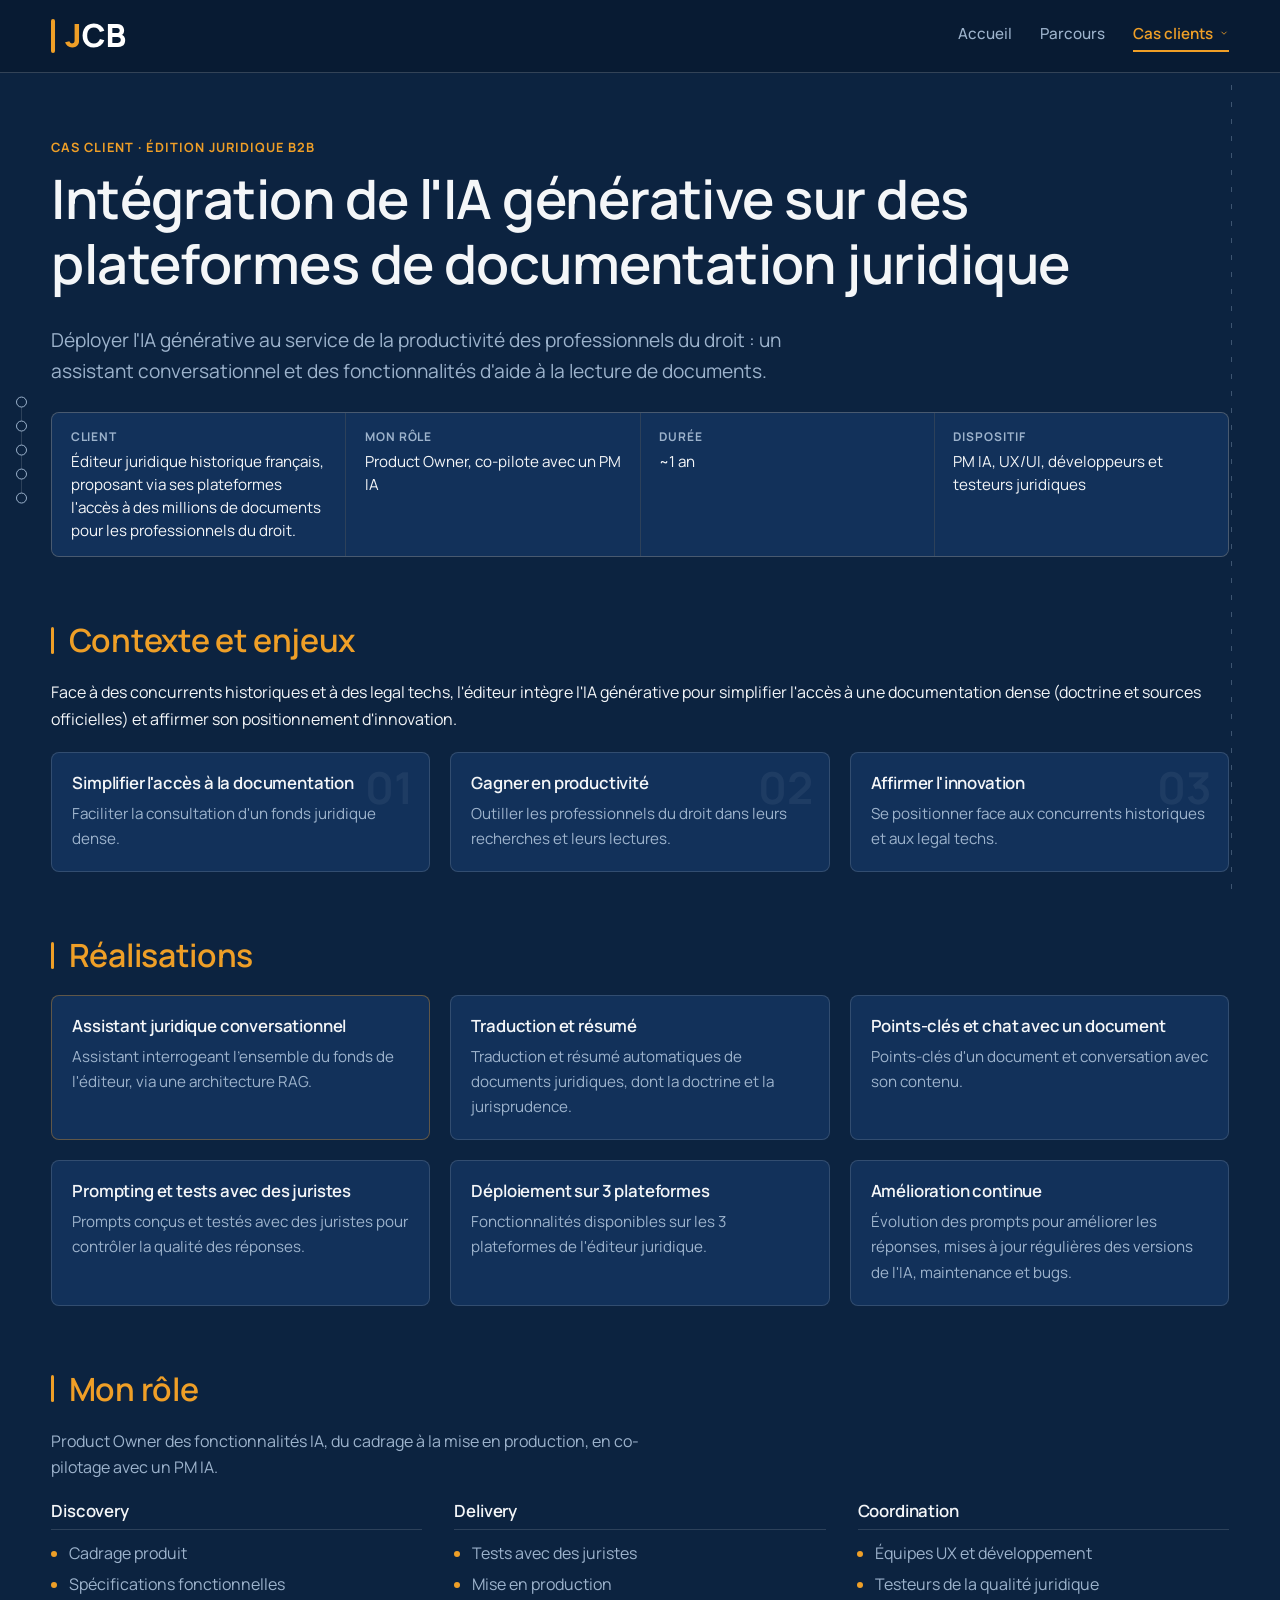
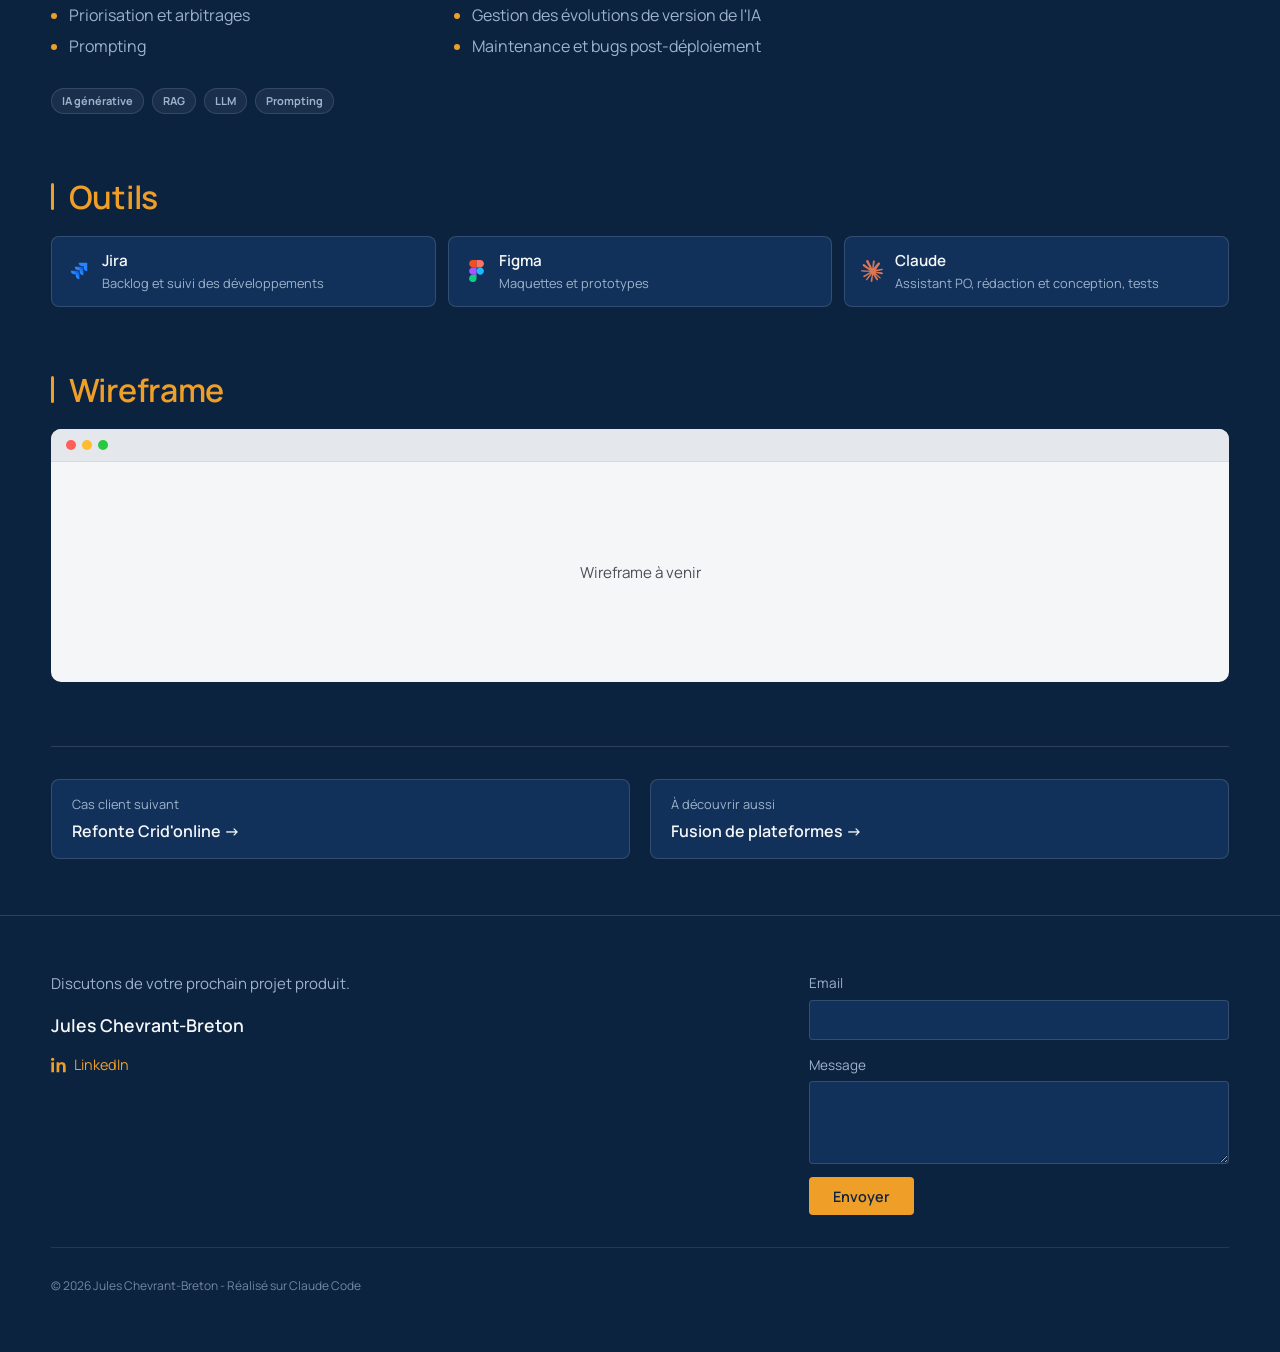
<file: projet-ia.html>
<!DOCTYPE html>
<html lang="fr">
<head>
  <meta charset="UTF-8" />
  <meta name="viewport" content="width=device-width, initial-scale=1.0" />
  <title>Intégration de l'IA générative — Jules Chevrant-Breton</title>
  <meta
    name="description"
    content="Cas client : intégration de l'IA générative sur des plateformes de documentation juridique — assistant conversationnel, traduction, résumé, points-clés et chat avec un document."
  />
  <link rel="preconnect" href="https://fonts.googleapis.com" />
  <link rel="preconnect" href="https://fonts.gstatic.com" crossorigin />
  <link rel="stylesheet" href="https://fonts.googleapis.com/css2?family=Manrope:wght@400..800&display=swap" />
  <link rel="stylesheet" href="css/style.css" />
  <link rel="stylesheet" href="css/cas-client.css" />
  <link rel="stylesheet" href="css/cas-toc.css" />
</head>
<body>
  <div class="page-rule" aria-hidden="true"></div>
  <header class="site-header">
    <nav class="nav">
      <a class="nav-brand" href="index.html"><img class="nav-logo" src="images/jcb-logo.svg" alt="Jules Chevrant-Breton" width="78" height="40" /></a>
      <button class="nav-toggle" aria-expanded="false" aria-controls="nav-list" aria-label="Ouvrir le menu">
        <span class="nav-toggle-bar"></span>
        <span class="nav-toggle-bar"></span>
        <span class="nav-toggle-bar"></span>
      </button>
      <ul class="nav-list" id="nav-list">
        <li><a href="index.html">Accueil</a></li>
        <li><a href="parcours.html">Parcours</a></li>
        <li class="nav-item-dropdown">
          <button class="nav-dropdown-toggle is-current" type="button" aria-expanded="false" aria-controls="nav-cas-clients">
            Cas clients
            <svg class="nav-chevron" viewBox="0 0 24 24" aria-hidden="true"><path d="M6 9l6 6 6-6"/></svg>
          </button>
          <ul class="nav-dropdown" id="nav-cas-clients">
            <li><a href="projet-fusion.html">Fusion de plateformes</a></li>
            <li><a href="projet-ia.html" aria-current="page">IA générative</a></li>
            <li><a href="projet-cridon.html">Refonte Crid'online</a></li>
          </ul>
        </li>
      </ul>
    </nav>
  </header>

  <main class="container">
    <article class="cas">

      <!-- En-tête du cas client -->
      <header class="cas-hero">
        <p class="cas-eyebrow">Cas client · Édition juridique B2B</p>
        <h1>Intégration de l'IA générative sur des plateformes de documentation juridique</h1>
        <p class="cas-lead">
          Déployer l'IA générative au service de la productivité des
          professionnels du droit : un assistant conversationnel et des
          fonctionnalités d'aide à la lecture de documents.
        </p>

        <dl class="cas-facts">
          <div class="cas-fact">
            <dt>Client</dt>
            <dd>Éditeur juridique historique français, proposant via ses plateformes l'accès à des millions de documents pour les professionnels du droit.</dd>
          </div>
          <div class="cas-fact">
            <dt>Mon rôle</dt>
            <dd>Product Owner, co-pilote avec un PM IA</dd>
          </div>
          <div class="cas-fact">
            <dt>Durée</dt>
            <dd>~1 an</dd>
          </div>
          <div class="cas-fact">
            <dt>Dispositif</dt>
            <dd>PM IA, UX/UI, développeurs et testeurs juridiques</dd>
          </div>
        </dl>
      </header>

      <!-- Contexte -->
      <section>
        <h2>Contexte et enjeux</h2>
        <p>
          Face à des concurrents historiques et à des legal techs, l'éditeur
          intègre l'IA générative pour simplifier l'accès à une documentation
          dense (doctrine et sources officielles) et affirmer son
          positionnement d'innovation.
        </p>
        <ul class="cas-stakes">
          <li>
            <span class="cas-stake-num" aria-hidden="true">01</span>
            <h3>Simplifier l'accès à la documentation</h3>
            <p>Faciliter la consultation d'un fonds juridique dense.</p>
          </li>
          <li>
            <span class="cas-stake-num" aria-hidden="true">02</span>
            <h3>Gagner en productivité</h3>
            <p>Outiller les professionnels du droit dans leurs recherches et leurs lectures.</p>
          </li>
          <li>
            <span class="cas-stake-num" aria-hidden="true">03</span>
            <h3>Affirmer l'innovation</h3>
            <p>Se positionner face aux concurrents historiques et aux legal techs.</p>
          </li>
        </ul>
      </section>

      <!-- Réalisations -->
      <section>
        <h2>Réalisations</h2>
        <ul class="cas-cards">
          <li class="cas-card cas-card-featured">
            <h3>Assistant juridique conversationnel</h3>
            <p>Assistant interrogeant l'ensemble du fonds de l'éditeur, via une architecture RAG.</p>
          </li>
          <li class="cas-card">
            <h3>Traduction et résumé</h3>
            <p>Traduction et résumé automatiques de documents juridiques, dont la doctrine et la jurisprudence.</p>
          </li>
          <li class="cas-card">
            <h3>Points-clés et chat avec un document</h3>
            <p>Points-clés d'un document et conversation avec son contenu.</p>
          </li>
          <li class="cas-card">
            <h3>Prompting et tests avec des juristes</h3>
            <p>Prompts conçus et testés avec des juristes pour contrôler la qualité des réponses.</p>
          </li>
          <li class="cas-card">
            <h3>Déploiement sur 3 plateformes</h3>
            <p>Fonctionnalités disponibles sur les 3 plateformes de l'éditeur juridique.</p>
          </li>
          <li class="cas-card">
            <h3>Amélioration continue</h3>
            <p>Évolution des prompts pour améliorer les réponses, mises à jour régulières des versions de l'IA, maintenance et bugs.</p>
          </li>
        </ul>
      </section>

      <!-- Rôle -->
      <section>
        <h2>Mon rôle</h2>
        <p class="cas-intro">
          Product Owner des fonctionnalités IA, du cadrage à la mise en
          production, en co-pilotage avec un PM IA.
        </p>

        <div class="cas-role">
          <div class="cas-role-col">
            <h3>Discovery</h3>
            <ul>
              <li>Cadrage produit</li>
              <li>Spécifications fonctionnelles</li>
              <li>Priorisation et arbitrages</li>
              <li>Prompting</li>
            </ul>
          </div>
          <div class="cas-role-col">
            <h3>Delivery</h3>
            <ul>
              <li>Tests avec des juristes</li>
              <li>Mise en production</li>
              <li>Gestion des évolutions de version de l'IA</li>
              <li>Maintenance et bugs post-déploiement</li>
            </ul>
          </div>
          <div class="cas-role-col">
            <h3>Coordination</h3>
            <ul>
              <li>Équipes UX et développement</li>
              <li>Testeurs de la qualité juridique</li>
            </ul>
          </div>
        </div>

        <ul class="case-chips cas-skills" aria-label="Compétences mobilisées">
          <li>IA générative</li>
          <li>RAG</li>
          <li>LLM</li>
          <li>Prompting</li>
        </ul>
      </section>

      <!-- Outils -->
      <section>
        <h2>Outils</h2>
        <ul class="cas-tools">
          <li class="cas-tool">
            <img class="cas-tool-logo" src="images/tools/jira.svg" alt="" width="22" height="22" loading="lazy" onerror="this.remove()" />
            <span class="cas-tool-name">Jira</span>
            <span class="cas-tool-use">Backlog et suivi des développements</span>
          </li>
          <li class="cas-tool">
            <img class="cas-tool-logo" src="images/tools/figma.svg" alt="" width="22" height="22" loading="lazy" onerror="this.remove()" />
            <span class="cas-tool-name">Figma</span>
            <span class="cas-tool-use">Maquettes et prototypes</span>
          </li>
          <li class="cas-tool">
            <img class="cas-tool-logo" src="images/tools/claude.svg" alt="" width="22" height="22" loading="lazy" onerror="this.remove()" />
            <span class="cas-tool-name">Claude</span>
            <span class="cas-tool-use">Assistant PO, rédaction et conception, tests</span>
          </li>
        </ul>
      </section>

      <!-- Wireframe -->
      <section>
        <h2>Wireframe</h2>
        <div class="wireframe-placeholder">
          <div class="wireframe-bar">
            <span class="wireframe-dot wireframe-dot-red"></span>
            <span class="wireframe-dot wireframe-dot-yellow"></span>
            <span class="wireframe-dot wireframe-dot-green"></span>
          </div>
          <div class="wireframe-body">Wireframe à venir</div>
        </div>
      </section>

      <!-- Navigation entre cas clients -->
      <nav class="cas-next" aria-label="Autres cas clients">
        <a class="cas-next-link" href="projet-cridon.html">
          <span class="cas-next-label">Cas client suivant</span>
          <span class="cas-next-title">Refonte Crid'online →</span>
        </a>
        <a class="cas-next-link" href="projet-fusion.html">
          <span class="cas-next-label">À découvrir aussi</span>
          <span class="cas-next-title">Fusion de plateformes →</span>
        </a>
      </nav>
    </article>
  </main>

  <footer class="site-footer">
    <div class="container">
      <div class="footer-content">
        <div class="footer-about">
          <p class="footer-tagline">Discutons de votre prochain projet produit.</p>
          <span class="footer-brand">Jules Chevrant-Breton</span>
          <a class="footer-linkedin" href="https://linkedin.com/in/juleschevrant-breton" target="_blank" rel="noopener">
            <svg viewBox="0 0 24 24" aria-hidden="true"><path d="M4.98 3.5C4.98 4.88 3.87 6 2.5 6S0 4.88 0 3.5 1.12 1 2.5 1s2.48 1.12 2.48 2.5zM.5 8h4v15h-4V8zm7.5 0h3.83v2.05h.05c.53-1 1.85-2.05 3.81-2.05C20.6 8 22 10.24 22 14.36V23h-4v-7.83c0-1.87-.03-4.27-2.6-4.27-2.6 0-3 2.03-3 4.13V23h-4V8z"></path></svg>
            LinkedIn
          </a>
        </div>
        <form class="contact-form" action="https://formspree.io/f/xkjgjrve" method="POST">
          <div class="form-row">
            <label for="email">Email</label>
            <input type="email" id="email" name="email" required />
          </div>
          <div class="form-row">
            <label for="message">Message</label>
            <textarea id="message" name="message" rows="3" required></textarea>
          </div>
          <button type="submit">Envoyer</button>
        </form>
      </div>
      <div class="footer-bottom">© 2026 Jules Chevrant-Breton - Réalisé sur Claude Code</div>
    </div>
  </footer>

  <script src="js/nav.js"></script>
  <script src="js/cas-toc.js"></script>
</body>
</html>
</file>
<file: css/style.css>
/* ==========================================================================
   Portfolio Jules Chevrant-Breton — feuille de style unique
   Fond bleu marine, texte clair, accent doré utilisé avec parcimonie.
   ========================================================================== */

:root {
  --color-bg: #0c2340;
  --color-surface: #12315a;
  --color-surface-light: #f4f6f8;
  --color-text: #f4f6f8;
  --color-text-muted: #9db3cc;
  --color-border: rgba(244, 246, 248, 0.14);
  --color-border-hover: rgba(244, 246, 248, 0.32);
  --color-header-bg: #081b33;
  --color-header-border: rgba(244, 246, 248, 0.18);
  --color-accent: #ef9f27;
  --color-accent-hover: #ffbc5c;

  --font-sans: "Manrope", -apple-system, BlinkMacSystemFont, "Segoe UI", Roboto,
    "Helvetica Neue", Arial, sans-serif;

  --max-width: 1440px;
  --side-pad: clamp(1.5rem, 4vw, 4.5rem);
  --space-xs: 0.5rem;
  --space-sm: 1rem;
  --space-md: 1.75rem;
  --space-lg: 3.5rem;
  --space-xl: 6.5rem;
}

/* ----- Reset minimal ----- */
*,
*::before,
*::after {
  box-sizing: border-box;
}

html {
  -webkit-text-size-adjust: 100%;
}

body {
  margin: 0;
  font-family: var(--font-sans);
  color: var(--color-text);
  background-color: var(--color-bg);
  line-height: 1.65;
  font-size: 1rem;
}

img {
  max-width: 100%;
  display: block;
}

a {
  color: var(--color-accent);
  text-decoration: none;
  transition: color 0.15s ease;
}

a:hover,
a:focus-visible {
  color: var(--color-accent-hover);
  text-decoration: underline;
}

ul {
  padding: 0;
  margin: 0;
  list-style: none;
}

h1,
h2,
h3 {
  font-weight: 600;
  line-height: 1.2;
  letter-spacing: -0.01em;
  margin: 0 0 var(--space-sm);
}

h1 {
  font-size: clamp(2.3rem, 5vw, 3.4rem);
  margin-bottom: var(--space-md);
}

h2,
.section-title {
  position: relative;
  font-size: clamp(1.5rem, 3vw, 2rem);
  color: var(--color-accent);
  padding-left: 1.1rem;
  margin-bottom: var(--space-md);
}

h2::before,
.section-title::before {
  content: "";
  position: absolute;
  left: 0;
  top: 0.18em;
  bottom: 0.18em;
  width: 3px;
  border-radius: 2px;
  background-color: var(--color-accent);
}

h3 {
  font-size: 1.15rem;
}

p {
  margin: 0 0 var(--space-sm);
}

.container {
  max-width: var(--max-width);
  margin: 0 auto;
  padding-left: var(--side-pad);
  padding-right: var(--side-pad);
}

/* ----- Barre de navigation ----- */
.site-header {
  border-bottom: 1px solid var(--color-header-border);
  position: sticky;
  top: 0;
  background-color: var(--color-header-bg);
  z-index: 10;
}

.nav {
  max-width: var(--max-width);
  margin: 0 auto;
  padding: var(--space-sm) var(--side-pad);
  display: flex;
  align-items: center;
  justify-content: space-between;
}

.nav-brand {
  display: block;
}

.nav-logo {
  display: block;
  height: 40px;
  width: auto;
}

.nav-toggle {
  display: none;
  border: none;
  background: none;
  cursor: pointer;
  padding: var(--space-xs);
  margin: calc(var(--space-xs) * -1);
}

.nav-toggle-bar {
  display: block;
  width: 22px;
  height: 2px;
  background-color: var(--color-text);
  margin: 4px 0;
  transition: transform 0.2s ease, opacity 0.2s ease;
}

.nav-list {
  display: flex;
  gap: var(--space-md);
}

.nav-list a {
  color: var(--color-text-muted);
  font-size: 0.95rem;
  font-weight: 500;
  padding-bottom: 0.3rem;
  border-bottom: 2px solid transparent;
}

.nav-list a:hover,
.nav-list a:focus-visible {
  color: var(--color-accent);
  text-decoration: none;
}

.nav-list a[aria-current="page"] {
  color: var(--color-accent);
  font-weight: 600;
  border-bottom-color: var(--color-accent);
}

/* ----- Menu déroulant « Cas clients » ----- */
.nav-item-dropdown {
  position: relative;
}

.nav-dropdown-toggle {
  display: inline-flex;
  align-items: center;
  gap: 0.35rem;
  margin: 0;
  padding: 0 0 0.3rem;
  font: inherit;
  font-size: 0.95rem;
  font-weight: 500;
  line-height: inherit;
  color: var(--color-text-muted);
  background: none;
  border: 0;
  border-bottom: 2px solid transparent;
  cursor: pointer;
  transition: color 0.15s ease;
}

.nav-dropdown-toggle:hover,
.nav-dropdown-toggle:focus-visible,
.nav-dropdown-toggle[aria-expanded="true"] {
  color: var(--color-accent);
}

.nav-dropdown-toggle.is-current {
  color: var(--color-accent);
  font-weight: 600;
  border-bottom-color: var(--color-accent);
}

.nav-chevron {
  width: 10px;
  height: 10px;
  fill: none;
  stroke: currentColor;
  stroke-width: 2;
  transition: transform 0.15s ease;
}

.nav-dropdown-toggle[aria-expanded="true"] .nav-chevron {
  transform: rotate(180deg);
}

.nav-dropdown {
  display: none;
  position: absolute;
  top: calc(100% + 0.9rem);
  right: 0;
  min-width: 15rem;
  padding: 0.4rem;
  background-color: var(--color-header-bg);
  border: 1px solid var(--color-header-border);
  border-radius: 8px;
  box-shadow: 0 14px 28px rgba(0, 0, 0, 0.28);
}

.nav-dropdown.is-open {
  display: block;
}

.nav-list .nav-dropdown a {
  display: block;
  padding: 0.6rem 0.8rem;
  border-bottom: 0;
  border-radius: 4px;
  white-space: nowrap;
}

.nav-list .nav-dropdown a:hover,
.nav-list .nav-dropdown a:focus-visible {
  background-color: rgba(244, 246, 248, 0.06);
}

.nav-list .nav-dropdown a[aria-current="page"] {
  color: var(--color-accent);
}

@media (max-width: 640px) {
  .nav-toggle {
    display: block;
  }

  .nav-list {
    position: absolute;
    top: 100%;
    left: 0;
    right: 0;
    flex-direction: column;
    gap: 0;
    background-color: var(--color-bg);
    border-bottom: 1px solid var(--color-border);
    max-height: 0;
    overflow: hidden;
    transition: max-height 0.2s ease;
  }

  .nav-list.is-open {
    max-height: 26rem;
  }

  .nav-list a {
    display: block;
    padding: var(--space-sm) var(--space-md);
    border-top: 1px solid var(--color-border);
  }

  .nav-dropdown-toggle {
    display: flex;
    width: 100%;
    justify-content: space-between;
    padding: var(--space-sm) var(--space-md);
    border-top: 1px solid var(--color-border);
    text-align: left;
  }

  .nav-dropdown {
    position: static;
    min-width: 0;
    padding: 0;
    border: 0;
    border-radius: 0;
    box-shadow: none;
    background-color: rgba(0, 0, 0, 0.15);
  }

  .nav-list .nav-dropdown a {
    padding: var(--space-sm) var(--space-md);
    padding-left: calc(var(--space-md) * 1.5);
    border-top: 1px solid var(--color-border);
    border-radius: 0;
    white-space: normal;
  }

  .nav-toggle[aria-expanded="true"] .nav-toggle-bar:nth-child(1) {
    transform: translateY(6px) rotate(45deg);
  }

  .nav-toggle[aria-expanded="true"] .nav-toggle-bar:nth-child(2) {
    opacity: 0;
  }

  .nav-toggle[aria-expanded="true"] .nav-toggle-bar:nth-child(3) {
    transform: translateY(-6px) rotate(-45deg);
  }
}

/* ----- Signature graphique : règle verticale pointillée (accueil) ----- */
.page-rule {
  position: fixed;
  top: 0;
  bottom: 0;
  right: 48px;
  width: 1px;
  background-image: linear-gradient(
    to bottom,
    rgba(157, 179, 204, 0.35) 5px,
    transparent 5px
  );
  background-size: 1px 17px;
  pointer-events: none;
  z-index: 1;
}

@media (max-width: 768px) {
  .page-rule {
    display: none;
  }
}

/* ----- Contenu principal ----- */
main {
  padding-top: 4rem;
  padding-bottom: var(--space-lg);
}

section + section {
  margin-top: var(--space-xl);
}

/* ----- Hero / pitch (accueil) ----- */
.hero {
  position: relative;
}

.hero-dots {
  position: absolute;
  top: -4rem; /* remonte jusqu'au header (padding-top de main) */
  bottom: -52px; /* fin du hero + 2 lignes de points (2 × 26px), avant "Cas client" */
  right: 0;
  width: 600px;
  background-image: radial-gradient(
    rgba(239, 159, 39, 0.15) 1.5px,
    transparent 1.5px
  );
  background-size: 26px 26px;
  pointer-events: none;
  z-index: 0;
}

@media (max-width: 768px) {
  .hero-dots {
    display: none;
  }
}

.pitch {
  position: relative;
  z-index: 1;
  max-width: 640px;
}

.hero-title {
  font-size: 58px;
  font-weight: 700;
  color: var(--color-text);
  padding-left: 0;
  margin: 0 0 var(--space-xs);
}

.hero-title::before {
  content: none;
}

/* Le nom tient sur une ligne, même au-delà de la largeur du pitch */
@media (min-width: 769px) {
  .hero-title {
    white-space: nowrap;
  }
}

.hero-subtitle {
  font-size: 18px;
  font-weight: 700;
  color: var(--color-accent);
  padding-left: 0;
  margin: 0 0 var(--space-md);
}

.hero-subtitle::before {
  content: none;
}

.pitch p {
  font-size: 1.2rem;
  color: var(--color-text-muted);
}

.pitch-quote {
  border-left: 2px solid var(--color-accent);
  padding-left: 1.5rem;
}

/* ----- Cartes études de cas (accueil) ----- */
.hero + .case-studies-section {
  margin-top: 5rem; /* 80px + 16px de marge du pitch = ~96px */
}

.case-studies-section {
  margin-bottom: 0; /* seul le padding bas de main (56px) sépare les cards du footer */
}

.case-studies {
  display: grid;
  grid-template-columns: repeat(3, 1fr);
  gap: var(--space-md);
}

@media (max-width: 700px) {
  .case-studies {
    grid-template-columns: 1fr;
  }
}

.case-card {
  position: relative;
  overflow: hidden;
  background-color: var(--color-surface);
  border: 1px solid var(--color-border);
  border-radius: 8px;
  padding: var(--space-md);
  display: flex;
  flex-direction: column;
  transition: transform 0.18s ease, box-shadow 0.18s ease,
    border-color 0.18s ease;
}

.case-card:hover,
.case-card:focus-within {
  border-color: rgba(239, 159, 39, 0.5);
  transform: translateY(-4px);
  box-shadow: 0 14px 28px rgba(0, 0, 0, 0.28);
}

.case-number {
  position: absolute;
  top: 0.75rem;
  right: 1rem;
  font-size: 44px;
  font-weight: 700;
  line-height: 1;
  color: rgba(244, 246, 248, 0.06);
  pointer-events: none;
  user-select: none;
}

.case-icon {
  width: 44px;
  height: 44px;
  border-radius: 50%;
  background-color: rgba(239, 159, 39, 0.12);
  color: var(--color-accent);
  display: flex;
  align-items: center;
  justify-content: center;
  margin-bottom: var(--space-sm);
}

.case-icon svg {
  width: 22px;
  height: 22px;
  fill: none;
  stroke: currentColor;
  stroke-width: 1.5;
  stroke-linecap: round;
  stroke-linejoin: round;
}

.case-card .case-title {
  position: relative;
  color: var(--color-text);
  font-size: 1.15rem;
  font-weight: 600;
  line-height: 1.2;
  letter-spacing: -0.01em;
  margin: 0 0 var(--space-sm);
  flex-grow: 0;
}

.case-chips {
  display: flex;
  flex-wrap: wrap;
  gap: 0.5rem;
  margin-bottom: var(--space-sm);
}

.case-chips li {
  background-color: rgba(255, 255, 255, 0.06);
  border: 1px solid rgba(255, 255, 255, 0.12);
  border-radius: 20px;
  padding: 4px 10px;
  font-size: 11px;
  font-weight: 700;
  line-height: 1.4;
  color: #9db3cc;
}

.case-card p {
  color: var(--color-text-muted);
  flex-grow: 1;
}

.case-card .case-link {
  margin-top: var(--space-sm);
  font-weight: 600;
}

/* ----- Frise chronologique (parcours) ----- */
.timeline {
  border-left: 2px solid var(--color-border);
  padding-left: var(--space-md);
}

.timeline-entry {
  position: relative;
  padding-bottom: var(--space-lg);
}

.timeline-entry:last-child {
  padding-bottom: 0;
}

.timeline-entry::before {
  content: "";
  position: absolute;
  left: calc(var(--space-md) * -1 - 5px);
  top: 0.4em;
  width: 9px;
  height: 9px;
  border-radius: 50%;
  background-color: var(--color-accent);
}

.timeline-entry .meta {
  color: var(--color-text-muted);
  font-size: 0.9rem;
  margin-bottom: var(--space-xs);
}

.timeline-role {
  margin-top: var(--space-sm);
}

.timeline-role:first-of-type {
  margin-top: var(--space-md);
}

.timeline-role h4 {
  margin: 0 0 0.2rem;
  font-size: 1rem;
  font-weight: 600;
}

.timeline-role .meta {
  margin-bottom: 0.3rem;
}

/* ----- Blocs formation / compétences / langues (parcours) ----- */
.info-grid {
  display: grid;
  grid-template-columns: repeat(2, 1fr);
  gap: var(--space-lg);
}

@media (max-width: 700px) {
  .info-grid {
    grid-template-columns: 1fr;
  }
}

.info-grid ul li {
  padding: 0.4rem 0;
  border-bottom: 1px solid var(--color-border);
}

.info-grid ul li:last-child {
  border-bottom: none;
}

/* ----- Pages projet ----- */
.project-meta {
  display: flex;
  flex-wrap: wrap;
  gap: var(--space-md);
  color: var(--color-text-muted);
  font-size: 0.95rem;
  border-top: 1px solid var(--color-border);
  border-bottom: 1px solid var(--color-border);
  padding: var(--space-sm) 0;
  margin-bottom: var(--space-lg);
}

.project-meta strong {
  color: var(--color-text);
}

.project-tools {
  color: var(--color-text-muted);
}

/* ----- Placeholder wireframe (fenêtre façon navigateur) ----- */
.wireframe-placeholder {
  background-color: var(--color-surface-light);
  border-radius: 10px;
  overflow: hidden;
}

.wireframe-bar {
  display: flex;
  align-items: center;
  gap: 6px;
  padding: 0.7rem 0.9rem;
  background-color: #e4e7eb;
  border-bottom: 1px solid rgba(0, 0, 0, 0.06);
}

.wireframe-dot {
  width: 10px;
  height: 10px;
  border-radius: 50%;
}

.wireframe-dot-red {
  background-color: #ff5f57;
}

.wireframe-dot-yellow {
  background-color: #febc2e;
}

.wireframe-dot-green {
  background-color: #28c840;
}

.wireframe-body {
  min-height: 220px;
  display: flex;
  align-items: center;
  justify-content: center;
  text-align: center;
  padding: var(--space-md);
  color: #4a4f55;
  font-size: 0.95rem;
}

/* ----- Pied de page ----- */
.site-footer {
  position: relative;
  z-index: 2;
  background-color: var(--color-bg);
  border-top: 1px solid var(--color-border);
  padding: var(--space-lg) 0;
}

.footer-content {
  display: flex;
  flex-wrap: wrap;
  gap: var(--space-lg);
  justify-content: space-between;
  align-items: flex-start;
}

.footer-about {
  display: flex;
  flex-direction: column;
  gap: 0.85rem;
  flex: 1 1 240px;
}

.footer-tagline {
  color: var(--color-text-muted);
  font-size: 0.94rem;
  margin: 0;
}

.footer-brand {
  color: var(--color-text);
  font-weight: 600;
  font-size: 1.1rem;
}


.footer-bottom {
  margin-top: 2rem;
  padding-top: var(--space-md);
  border-top: 1px solid var(--color-border);
  color: var(--color-text-muted);
  font-size: 0.75rem;
  opacity: 0.7;
}

.contact-form {
  display: flex;
  flex-direction: column;
  gap: 0.85rem;
  flex: 1 1 320px;
  max-width: 420px;
}

.form-row {
  display: flex;
  flex-direction: column;
  gap: 0.3rem;
}

.form-row label {
  font-size: 0.85rem;
  color: var(--color-text-muted);
}

.form-row input,
.form-row textarea {
  background-color: var(--color-surface);
  border: 1px solid var(--color-border);
  border-radius: 4px;
  color: var(--color-text);
  font-family: inherit;
  font-size: 0.95rem;
  padding: 0.55rem 0.75rem;
  resize: vertical;
}

.form-row input:focus,
.form-row textarea:focus {
  outline: none;
  border-color: var(--color-accent);
}

.contact-form button {
  align-self: flex-start;
  background-color: var(--color-accent);
  color: #0c2340;
  border: none;
  border-radius: 4px;
  padding: 0.6rem 1.5rem;
  font-size: 0.9rem;
  font-weight: 600;
  font-family: inherit;
  cursor: pointer;
  transition: background-color 0.15s ease;
}

.contact-form button:hover,
.contact-form button:focus-visible {
  background-color: var(--color-accent-hover);
}

.footer-linkedin {
  display: inline-flex;
  align-items: center;
  gap: 0.4rem;
  align-self: flex-start;
  color: var(--color-accent);
  font-size: 0.9rem;
  white-space: nowrap;
}

.footer-linkedin svg {
  width: 16px;
  height: 16px;
  fill: currentColor;
}

.footer-linkedin:hover,
.footer-linkedin:focus-visible {
  color: var(--color-accent);
  text-decoration: underline;
}

/* ----- Parcours : frise et rôles ----- */

/* ----- Frise : le point orange est réservé à l'expérience en cours ----- */
.timeline-entry:not(.is-current)::before {
  background-color: var(--color-text-muted);
}

.timeline-entry.is-current::before {
  box-shadow: 0 0 0 4px rgba(239, 159, 39, 0.12);
}

/* ----- Les trois rôles Lamy Liaisons : mis en avant dans des cartes ----- */
.timeline-role {
  background-color: var(--color-surface);
  border: 1px solid var(--color-border);
  border-radius: 8px;
  padding: var(--space-sm) var(--space-md);
}

.timeline-role.is-current {
  border-color: rgba(239, 159, 39, 0.35);
}

.timeline-role > :last-child {
  margin-bottom: 0;
}

/* ----- Listes à puces dans la frise ----- */
.timeline-bullets {
  list-style: disc;
  padding-left: 1.1rem;
  margin: 0.5rem 0 0;
}

.timeline-bullets li {
  margin: 0.4rem 0;
}

.timeline-bullets li::marker {
  color: var(--color-accent);
}

/* ----- Lien vers l'étude de cas (même style que les autres liens du site) ----- */
.timeline-bullets .case-link {
  display: block;
  margin-top: 0.2rem;
  font-size: 0.95rem;
  font-weight: 600;
}

/* ----- Parcours : espacements resserrés sur desktop ----- */
@media (min-width: 769px) {
  section:has(> .timeline),
  section:has(> .timeline) + .info-grid {
    margin-top: 5rem;
  }

  .timeline-entry {
    padding-bottom: 2.75rem;
  }

  section:has(> .timeline) + section .timeline-entry:not(:last-child) {
    padding-bottom: 1.75rem;
  }

  .timeline-entry:last-child {
    padding-bottom: 0;
  }
}
</file>
<file: css/cas-client.css>
/* ==========================================================================
   Pages « Cas client » — styles communs (fusion, IA générative, Crid'online)
   Chargé après css/style.css : réutilise ses variables (--color-*, --space-*)
   et ses composants (h2 à barre dorée, .case-chips, .wireframe-*).
   Préfixe .cas- ; la page est enveloppée dans <article class="cas">.
   ========================================================================== */

/* ----- Rythme vertical : réglable ici pour toutes les pages cas client ----- */
.cas {
  --cas-section-gap: 4rem;   /* entre deux sections (le site utilise 6.5rem par défaut) */
  --cas-card-pad: 1.25rem;   /* padding interne des cartes */
  --cas-card-gap: 1.25rem;   /* espace entre cartes */
}

.cas section + section {
  margin-top: var(--cas-section-gap);
}

.cas h2 {
  margin-bottom: 1.25rem;
}

/* ----- En-tête du cas client ----- */
.cas-hero {
  margin-bottom: var(--cas-section-gap);
}

.cas-eyebrow {
  margin: 0 0 var(--space-xs);
  color: var(--color-accent);
  font-size: 0.8rem;
  font-weight: 700;
  letter-spacing: 0.08em;
  text-transform: uppercase;
}

.cas-lead {
  max-width: 62ch;
  margin: 0 0 1.5rem;
  color: var(--color-text-muted);
  font-size: 1.2rem;
}

.cas-facts {
  display: grid;
  grid-template-columns: repeat(auto-fit, minmax(220px, 1fr));
  gap: 1px;
  margin: 0;
  background-color: var(--color-border);
  border: 1px solid var(--color-border);
  border-radius: 8px;
  overflow: hidden;
}

.cas-fact {
  padding: 0.85rem 1.15rem;
  background-color: var(--color-surface);
}

.cas-fact dt {
  margin-bottom: 0.3rem;
  color: var(--color-text-muted);
  font-size: 0.75rem;
  font-weight: 700;
  letter-spacing: 0.08em;
  text-transform: uppercase;
}

.cas-fact dd {
  margin: 0;
  font-size: 0.95rem;
  line-height: 1.5;
}

.cas-status {
  display: inline-flex;
  align-items: center;
  gap: 0.4rem;
  margin-left: 0.4rem;
  color: var(--color-accent);
  font-size: 0.8rem;
  font-weight: 700;
}

.cas-status::before {
  content: "";
  width: 7px;
  height: 7px;
  border-radius: 50%;
  background-color: var(--color-accent);
}

.cas-intro {
  max-width: 62ch;
  margin-bottom: 1.25rem;
  color: var(--color-text-muted);
}

/* ----- Enjeux ----- */
.cas-stakes {
  display: grid;
  grid-template-columns: repeat(auto-fit, minmax(230px, 1fr));
  gap: var(--cas-card-gap);
  margin-top: 1.25rem;
}

.cas-stakes li {
  position: relative;
  overflow: hidden;
  padding: var(--cas-card-pad);
  background-color: var(--color-surface);
  border: 1px solid var(--color-border);
  border-radius: 8px;
}

/* Même chiffre filigrane que les cartes de l'accueil */
.cas-stake-num {
  position: absolute;
  top: 0.75rem;
  right: 1rem;
  font-size: 44px;
  font-weight: 700;
  line-height: 1;
  color: rgba(244, 246, 248, 0.06);
  pointer-events: none;
  user-select: none;
}

.cas-stakes h3 {
  position: relative;
  margin-bottom: var(--space-xs);
  font-size: 1.05rem;
  padding-right: 2.5rem;
}

.cas-stakes p {
  margin: 0;
  color: var(--color-text-muted);
  font-size: 0.95rem;
}

/* ----- Réalisations ----- */
.cas-cards {
  display: grid;
  grid-template-columns: repeat(3, 1fr);
  gap: var(--cas-card-gap);
}

@media (max-width: 900px) {
  .cas-cards { grid-template-columns: repeat(2, 1fr); }
}

@media (max-width: 600px) {
  .cas-cards { grid-template-columns: 1fr; }
}

.cas-card {
  padding: var(--cas-card-pad);
  background-color: var(--color-surface);
  border: 1px solid var(--color-border);
  border-radius: 8px;
}

.cas-card h3 {
  margin-bottom: var(--space-xs);
  font-size: 1.05rem;
}

.cas-card p {
  margin: 0;
  color: var(--color-text-muted);
  font-size: 0.95rem;
}

/* Carte mise en avant : simple liseré doré */
.cas-card-featured {
  border-color: rgba(239, 159, 39, 0.35);
}

/* ----- Rôle ----- */
.cas-role {
  display: grid;
  grid-template-columns: repeat(auto-fit, minmax(230px, 1fr));
  gap: 2rem;
}

.cas-role-col h3 {
  margin-bottom: 0.6rem;
  padding-bottom: 0.5rem;
  border-bottom: 1px solid var(--color-border);
  font-size: 1.05rem;
}

.cas-role-col ul {
  list-style: disc;
  padding-left: 1.1rem;
  color: var(--color-text-muted);
}

.cas-role-col li {
  margin: 0.3rem 0;
}

.cas-role-col li::marker {
  color: var(--color-accent);
}

/* Pastilles de compétences : réutilise .case-chips, avec un peu d'air au-dessus */
.cas-skills {
  margin-top: 1.5rem;
  margin-bottom: 0;
}

/* ----- Outils ----- */
.cas-tools {
  display: grid;
  grid-template-columns: repeat(auto-fit, minmax(210px, 1fr));
  gap: 0.75rem;
}

.cas-tool {
  display: grid;
  grid-template-columns: auto 1fr;
  column-gap: 0.75rem;
  align-items: center;
  padding: 0.7rem var(--space-sm);
  background-color: var(--color-surface);
  border: 1px solid var(--color-border);
  border-radius: 8px;
}

.cas-tool-logo {
  grid-row: 1 / span 2;
  width: 22px;
  height: 22px;
  object-fit: contain;
}

/* Texte en colonne 1 par défaut ; décalé en colonne 2 seulement si un logo est présent */
.cas-tool-name {
  grid-column: 1;
  font-weight: 600;
  font-size: 0.95rem;
}

.cas-tool-use {
  grid-column: 1;
  color: var(--color-text-muted);
  font-size: 0.8rem;
}

.cas-tool-logo ~ .cas-tool-name,
.cas-tool-logo ~ .cas-tool-use {
  grid-column: 2;
}

/* ----- Navigation entre cas clients ----- */
.cas-next {
  display: grid;
  grid-template-columns: repeat(auto-fit, minmax(260px, 1fr));
  gap: var(--cas-card-gap);
  margin-top: var(--cas-section-gap);
  padding-top: 2rem;
  border-top: 1px solid var(--color-border);
}

.cas-next-link {
  display: block;
  padding: 0.85rem 1.25rem;
  color: var(--color-text);
  background-color: var(--color-surface);
  border: 1px solid var(--color-border);
  border-radius: 8px;
  transition: border-color 0.18s ease, transform 0.18s ease;
}

.cas-next-link:hover,
.cas-next-link:focus-visible {
  color: var(--color-text);
  text-decoration: none;
  border-color: rgba(239, 159, 39, 0.5);
  transform: translateY(-2px);
}

.cas-next-label {
  display: block;
  margin-bottom: 0.2rem;
  color: var(--color-text-muted);
  font-size: 0.8rem;
}

.cas-next-title {
  font-weight: 600;
}

@media (max-width: 768px) {
  .cas { --cas-section-gap: 3rem; }
  .cas-lead { font-size: 1.05rem; }
  .cas-role { gap: 1.5rem; }
}
</file>
<file: css/cas-toc.css>
/* ==========================================================================
   Sommaire latéral des pages « Cas client » (js/cas-toc.js)
   - Écrans très larges (≥ 1720 px) : libellés toujours visibles, dans la marge
     gauche, à côté de la colonne de contenu.
   - Écrans larges avec souris (≥ 1100 px) : seulement des points ; le libellé
     apparaît au survol ou au clavier.
   - Ailleurs (tablette, mobile) : masqué.
   La règle pointillée du site est à droite : pas de conflit.
   ========================================================================== */
.cas-toc { display: none; }

.cas section { scroll-margin-top: 6rem; }

@media (prefers-reduced-motion: no-preference) {
  html:has(.cas-toc) { scroll-behavior: smooth; }
}

.cas-toc ol {
  position: relative;
  margin: 0;
  padding: 0;
  list-style: none;
}

/* fil vertical derrière les points */
.cas-toc ol::before {
  content: "";
  position: absolute;
  top: 12px;
  bottom: 12px;
  left: 5px;
  width: 1px;
  background-color: var(--color-border);
}

.cas-toc li { position: relative; }

.cas-toc a {
  display: flex;
  align-items: center;
  gap: 0.85rem;
  padding: 0.4rem 0;
  color: var(--color-text-muted);
  font-size: 0.85rem;
  font-weight: 600;
  line-height: 1.3;
  text-decoration: none;
}

.cas-toc a:hover,
.cas-toc a:focus-visible { color: var(--color-text); text-decoration: none; }
.cas-toc a:focus-visible { outline: 2px solid var(--color-accent); outline-offset: 4px; border-radius: 4px; }

.cas-toc-dot {
  position: relative;
  flex: none;
  width: 11px;
  height: 11px;
  border: 1.5px solid var(--color-text-muted);
  border-radius: 50%;
  background-color: var(--color-bg);
  transition: background-color 0.18s ease, border-color 0.18s ease, transform 0.18s ease;
}

.cas-toc a[aria-current="true"] { color: var(--color-accent); }
.cas-toc a[aria-current="true"] .cas-toc-dot {
  border-color: var(--color-accent);
  background-color: var(--color-accent);
  transform: scale(1.15);
}
.cas-toc a:hover .cas-toc-dot { border-color: var(--color-accent); }

/* ----- Écrans larges avec souris : points seuls, libellé au survol ----- */
@media (min-width: 1100px) and (hover: hover) and (pointer: fine) {
  .cas-toc {
    position: fixed;
    top: 50%;
    left: 1rem;
    z-index: 5;
    display: block;
    transform: translateY(-50%);
  }

  .cas-toc-label {
    position: absolute;
    left: calc(11px + 0.6rem);
    padding: 0.2rem 0.65rem;
    white-space: nowrap;
    background-color: var(--color-surface);
    border: 1px solid var(--color-border);
    border-radius: 6px;
    opacity: 0;
    visibility: hidden;
    transform: translateX(-4px);
    transition: opacity 0.15s ease, transform 0.15s ease, visibility 0.15s;
    pointer-events: none;
  }

  .cas-toc a:hover .cas-toc-label,
  .cas-toc a:focus-visible .cas-toc-label {
    opacity: 1;
    visibility: visible;
    transform: none;
  }
}

/* ----- Écrans très larges : libellés visibles dans la marge gauche ----- */
@media (min-width: 1720px) {
  .cas-toc {
    position: fixed;
    top: 50%;
    z-index: 5;
    display: block;
    width: 168px;
    /* bord gauche du contenu − 200 px */
    left: calc((100vw - min(100vw, var(--max-width, 1440px))) / 2 + var(--side-pad, 4.5rem) - 200px);
    transform: translateY(-50%);
  }

  .cas-toc-label {
    position: static;
    padding: 0;
    white-space: normal;
    background: none;
    border: 0;
    opacity: 1;
    visibility: visible;
    transform: none;
    pointer-events: auto;
  }
}
</file>
<file: css/wireframes.css>
/* ==========================================================================
   Wireframes anonymisés — styles communs aux pages cas client
   Chargé après css/style.css et css/cas-client.css.

   Principe : chaque wireframe est dessiné à sa taille d'origine (en px, sur
   .wf-screen), puis mis à l'échelle de la largeur disponible par js/wireframes.js
   (transform: scale). Il reste du vrai texte HTML, net à toutes les tailles.
   Tout est en gris neutre : aucune couleur, aucun nom ni aucun logo du client.
   Préfixe .wf- ; n'utilise ni h1-h3, ni p, ni a, ni ul : pas d'héritage du site.
   ========================================================================== */

/* ----- Cadre : zone visible, ratio fixé par l'attribut style (aspect-ratio) ----- */
.wf-viewport {
  position: relative;
  width: 100%;
  overflow: hidden;
  background-color: #fff;
}

/* ----- Écran dessiné à la taille d'origine ----- */
.wf-screen {
  position: absolute;
  top: 0;
  left: 0;
  width: 1888px;               /* largeur de référence (data-wf-w) */
  height: 1249px;              /* hauteur de référence (data-wf-h) */
  transform-origin: top left;
  overflow: hidden;
  background-color: #fff;
  color: #2b2f36;
  font-family: Roboto, "Helvetica Neue", Arial, sans-serif;
  font-size: 14px;
  line-height: 20px;
  text-align: left;
  user-select: none;
}

.wf-screen svg.wf-i {
  width: 20px;
  height: 20px;
  flex: none;
  fill: none;
  stroke: currentColor;
  stroke-width: 1.6;
  stroke-linecap: round;
  stroke-linejoin: round;
}

/* ----- En-tête de la plateforme ----- */
.wf-header {
  display: flex;
  align-items: center;
  height: 58px;
  padding-right: 46px;
  border-bottom: 1px solid #e3e5e8;
}

.wf-burger { margin-left: 49px; color: #374151; }

.wf-divider-v {
  width: 1px;
  height: 30px;
  margin-left: 25px;
  background-color: #e3e5e8;
}

.wf-logo { display: flex; align-items: center; margin-left: 24px; }

.wf-logo-mark {
  display: flex;
  align-items: flex-end;
  justify-content: center;
  gap: 3px;
  width: 30px;
  height: 30px;
  padding-bottom: 6px;
  border-radius: 6px;
  background-color: #9ca3af;
}

.wf-logo-mark i {
  display: block;
  width: 4px;
  border-radius: 1px;
  background-color: #fff;
}

.wf-logo-mark i:nth-child(1) { height: 10px; }
.wf-logo-mark i:nth-child(2) { height: 16px; }
.wf-logo-mark i:nth-child(3) { height: 12px; }

.wf-logo-text {
  margin-left: 9px;
  color: #4b5563;
  font-size: 22px;
  font-weight: 500;
  line-height: 28px;
}

.wf-header-right {
  display: flex;
  align-items: center;
  gap: 32px;
  margin-left: auto;
}

.wf-header-item {
  display: flex;
  white-space: nowrap;
  align-items: center;
  gap: 11px;
  color: #2b2f36;
  font-weight: 500;
}

.wf-btn-outline {
  height: 31px;
  padding: 0 12px;
  border: 1px solid #4b5563;
  border-radius: 3px;
  color: #374151;
}

.wf-avatar {
  display: flex;
  align-items: center;
  justify-content: center;
  width: 30px;
  height: 30px;
  border-radius: 50%;
  background-color: #e5e7eb;
  color: #374151;
  font-weight: 700;
}

.wf-user { display: flex; align-items: center; gap: 6px; margin-left: -5px; }

/* ----- Bandeau de titre ----- */
.wf-hero {
  height: 220px;
  padding: 26px 0 0 89px;
  background-color: #3b424c;
  color: #fff;
}

.wf-breadcrumb { line-height: 20px; }

.wf-title {
  margin-top: 41px;
  font-size: 46px;
  font-weight: 500;
  line-height: 56px;
  letter-spacing: -0.01em;
}

.wf-subtitle { margin-top: 7px; font-size: 20px; line-height: 26px; }

/* ----- Onglets et tri ----- */
.wf-tabs {
  display: flex;
  align-items: stretch;
  height: 69px;
  padding: 0 91px 0 89px;
  border-bottom: 1px solid #dfe2e6;
}

.wf-tab {
  display: flex;
  align-items: center;
  margin-right: 16px;
  padding: 3px 8px 0;
  border-bottom: 3px solid transparent;
  color: #6b7280;
  font-size: 16px;
}

.wf-tab.is-active { border-bottom-color: #3b424c; color: #111827; font-weight: 500; }

.wf-sort {
  display: flex;
  align-items: center;
  gap: 9px;
  margin-left: auto;
  color: #111827;
  font-size: 16px;
  font-weight: 500;
}

/* ----- Filtres par domaine ----- */
.wf-domains { padding: 31px 91px 0 89px; }

.wf-domains-title { font-size: 16px; font-weight: 700; line-height: 24px; color: #111827; }

.wf-chips-row { display: flex; gap: 8px; margin-top: 15px; }
.wf-chips-row + .wf-chips-row { margin-top: 6px; }

.wf-chip {
  flex: none;
  padding: 5px 8px;
  white-space: nowrap;
  border-radius: 3px;
  background-color: #f1f2f4;
  color: #2b2f36;
  font-weight: 500;
}

/* ----- Liste de résultats ----- */
.wf-list { margin: 48px 91px 0 89px; }

.wf-item {
  display: flex;
  padding: 24px 0;
  border-bottom: 1px solid #dfe2e6;
}

.wf-item:first-child { padding-top: 0; }

.wf-cover {
  position: relative;
  flex: none;
  width: 120px;
  height: 140px;
  overflow: hidden;
  border-bottom: 4px solid #b8bec6;
  background-color: var(--wf-c, #4b5563);
}

.wf-cover-mark {
  position: absolute;
  top: 9px;
  left: 10px;
  width: 11px;
  height: 11px;
  border-radius: 2px;
  background-color: var(--wf-fg, rgba(255, 255, 255, 0.8));
}

.wf-cover-line {
  position: absolute;
  left: 13px;
  height: 6px;
  border-radius: 2px;
  background-color: var(--wf-fg, rgba(255, 255, 255, 0.8));
}

.wf-cover-line.l1 { top: 50px; width: 62px; }
.wf-cover-line.l2 { top: 62px; width: 44px; }

.wf-cover-shape {
  position: absolute;
  right: 0;
  bottom: 0;
  left: 0;
  height: 62px;
  background-color: var(--wf-c2, #9aa3af);
  clip-path: polygon(0 20%, 50% 66%, 100% 0, 100% 100%, 0 100%);
}

.wf-cover.is-dark  { --wf-c: #3f4652; --wf-c2: #8d96a3; }
.wf-cover.is-mid   { --wf-c: #4b5563; --wf-c2: #9aa3af; }
.wf-cover.is-light { --wf-c: #f3f4f6; --wf-c2: #c9ced6; --wf-fg: #9ca3af; border-left: 1px solid #e5e7eb; border-right: 1px solid #e5e7eb; }
.wf-cover.is-soft  { --wf-c: #6b7280; --wf-c2: #b4bbc5; }

.wf-item-body {
  display: flex;
  flex-direction: column;
  justify-content: space-between;
  margin-left: 24px;
  min-width: 0;
}

.wf-item-title { color: #4a5568; font-size: 20px; line-height: 24px; }
.wf-item-meta  { margin-top: 6px; color: #6b7280; }

.wf-actions { display: flex; align-items: center; gap: 16px; height: 38px; }

.wf-action {
  display: flex;
  align-items: center;
  gap: 8px;
  padding: 0 12px;
  color: #2b2f36;
  font-weight: 500;
  white-space: nowrap;
}

.wf-action svg.wf-i { width: 18px; height: 18px; }

.wf-action-sep { width: 1px; height: 20px; background-color: #d1d5db; }

/* ----- Légende sous le wireframe ----- */
.wf-caption {
  margin: 0.75rem 0 0;
  color: var(--color-text-muted);
  font-size: 0.85rem;
}

/* ==========================================================================
   Variante « page longue » : cadre de hauteur fixe, capture défilante
   (.wf-viewport avec .wf-sizer à l'intérieur ; data-wf-view-h = hauteur visible
   de référence, data-wf-h = hauteur totale de la capture)
   ========================================================================== */
.wf-viewport.is-scroll {
  overflow-x: hidden;
  overflow-y: auto;
  scrollbar-gutter: stable;
  scrollbar-width: thin;
  scrollbar-color: var(--color-surface, #12315a) #e4e7eb; /* bleu du site / piste claire */
}

/* Scrollbar visible en permanence (Chrome, Edge, Safari) : indique que la capture défile */
.wf-viewport.is-scroll::-webkit-scrollbar { width: 12px; }

.wf-viewport.is-scroll::-webkit-scrollbar-track {
  background: #e4e7eb;
  border-left: 1px solid #d5d9df;
}

.wf-viewport.is-scroll::-webkit-scrollbar-thumb {
  border: 2px solid #e4e7eb;           /* petit espace autour du curseur */
  border-radius: 6px;
  background-color: var(--color-surface, #12315a);
}

.wf-viewport.is-scroll::-webkit-scrollbar-thumb:hover {
  background-color: var(--color-bg, #0c2340);
}

.wf-sizer { position: relative; width: 100%; }

/* ==========================================================================
   Page d'accueil (écran de référence 949 px de large)
   ========================================================================== */
.wf-hp { font-size: 11px; line-height: 16px; }

.wf-hp .wf-header { height: 47px; padding-right: 25px; }
.wf-hp .wf-burger { margin-left: 28px; }
.wf-hp .wf-divider-v { height: 24px; margin-left: 16px; }
.wf-hp .wf-logo { margin-left: 15px; }
.wf-hp .wf-logo-mark { width: 24px; height: 24px; gap: 2px; padding-bottom: 5px; }
.wf-hp .wf-logo-mark i { width: 3px; }
.wf-hp .wf-logo-mark i:nth-child(1) { height: 8px; }
.wf-hp .wf-logo-mark i:nth-child(2) { height: 13px; }
.wf-hp .wf-logo-mark i:nth-child(3) { height: 10px; }
.wf-hp .wf-logo-text { margin-left: 7px; font-size: 17px; line-height: 22px; }
.wf-hp .wf-header-right { gap: 22px; }
.wf-hp .wf-header-item { gap: 8px; }
.wf-hp .wf-btn-outline { height: 26px; padding: 0 12px; }
.wf-hp svg.wf-i { width: 16px; height: 16px; }
.wf-hp .wf-avatar { width: 24px; height: 24px; }

.wf-hp-hero {
  position: relative;
  height: 249px;
  padding: 80px 0 0 80px;
  background-color: #e9ebee;
}

.wf-hp-welcome { font-size: 32px; font-weight: 500; line-height: 40px; color: #1f2937; letter-spacing: -0.01em; }

.wf-hp-search {
  display: flex;
  align-items: center;
  width: 788px;
  height: 46px;
  margin-top: 21px;
  border-radius: 4px;
  background-color: #fff;
  box-shadow: 0 2px 8px rgba(0, 0, 0, 0.12);
}

.wf-hp-search-scope {
  display: flex;
  flex: none;
  white-space: nowrap;
  align-items: center;
  justify-content: space-between;
  width: 158px;
  height: 100%;
  padding: 0 14px 0 16px;
  border-right: 1px solid #e3e5e8;
  color: #6b7280;
  font-size: 12px;
}

.wf-hp-search-input { flex: 1; padding-left: 18px; color: #8b919b; font-size: 12px; white-space: nowrap; overflow: hidden; }

.wf-hp-search-btn {
  margin-right: 8px;
  padding: 7px 18px;
  border-radius: 3px;
  background-color: #4b5563;
  color: #fff;
  font-weight: 700;
  font-size: 12px;
}

.wf-hp-body { padding: 0 58px; }

.wf-hp-quick {
  display: grid;
  grid-template-columns: repeat(3, 266px);
  gap: 18px 18px;
  margin-top: 36px;
}

.wf-hp-quick-item {
  display: flex;
  align-items: center;
  height: 71px;
  padding-left: 13px;
  border: 1px solid #e3e5e8;
  border-radius: 4px;
  background-color: #fff;
  color: #2b2f36;
}

.wf-hp-quick-icon {
  display: flex;
  align-items: center;
  justify-content: center;
  width: 30px;
  height: 30px;
  margin-right: 15px;
  border-radius: 4px;
  background-color: #f1f2f4;
  color: #6b7280;
}

.wf-hp-quick-icon svg.wf-i { width: 15px; height: 15px; }

.wf-hp-h2 { margin: 0; font-size: 20px; line-height: 28px; font-weight: 500; color: #1f2937; }
.wf-hp-news-title { margin-top: 49px; }

.wf-hp-news {
  display: grid;
  grid-template-columns: repeat(3, 260px);
  gap: 26px 27px;
  margin-top: 24px;
}

.wf-hp-img {
  position: relative;
  height: 198px;
  border-radius: 4px;
  background-color: var(--wf-img, #d5d9df);
  overflow: hidden;
}

.wf-hp-img::before,
.wf-hp-img::after { content: ""; position: absolute; }

/* picto « image » : soleil + deux collines */
.wf-hp-img::before {
  top: 62px;
  left: 190px;
  width: 22px;
  height: 22px;
  border-radius: 50%;
  background-color: rgba(255, 255, 255, 0.7);
}

.wf-hp-img::after {
  right: 0;
  bottom: 0;
  left: 0;
  height: 86px;
  background-color: rgba(255, 255, 255, 0.35);
  clip-path: polygon(0 62%, 28% 18%, 52% 56%, 72% 30%, 100% 66%, 100% 100%, 0 100%);
}

.wf-hp-img.t1 { --wf-img: #cfd4db; }
.wf-hp-img.t2 { --wf-img: #c3c9d1; }
.wf-hp-img.t3 { --wf-img: #d9dde3; }

.wf-hp-date { margin-top: 12px; color: #374151; font-size: 12px; line-height: 18px; }
.wf-hp-card-title { margin-top: 11px; height: 48px; font-size: 18px; line-height: 24px; color: #1f2937; }

.wf-hp-lines { margin-top: 6px; height: 72px; }
.wf-hp-lines i { display: block; height: 7px; margin: 5.5px 0; border-radius: 2px; background-color: #e3e6ea; }
.wf-hp-lines i:last-child { width: 72%; }

.wf-hp-tag {
  display: inline-block;
  margin-top: 8px;
  padding: 1px 6px;
  border-radius: 2px;
  background-color: #eceef1;
  color: #374151;
  font-size: 9px;
  font-weight: 700;
  line-height: 16px;
}

.wf-hp-more {
  display: block;
  width: 167px;
  height: 31px;
  margin: 36px auto 0;
  border: 1px solid #c9ced6;
  border-radius: 3px;
  color: #2b2f36;
  font-size: 11px;
  font-weight: 700;
  line-height: 29px;
  text-align: center;
}

.wf-hp-reviews-title { margin-top: 29px; }

.wf-hp-reviews {
  display: grid;
  grid-template-columns: repeat(4, 155px);
  gap: 0 71px;
  margin-top: 18px;
}

.wf-hp .wf-cover { width: 155px; height: 179px; }
.wf-hp .wf-cover-mark { top: 11px; left: 12px; width: 13px; height: 13px; }
.wf-hp .wf-cover-line.l1 { top: 62px; left: 16px; width: 80px; height: 8px; }
.wf-hp .wf-cover-line.l2 { top: 77px; left: 16px; width: 56px; height: 8px; }
.wf-hp .wf-cover-shape { height: 80px; }

.wf-hp-rev-num { margin-top: 12px; color: #6b7280; font-size: 12px; line-height: 18px; }
.wf-hp-rev-title { margin-top: 11px; height: 42px; color: #1f2937; font-size: 14px; font-weight: 700; line-height: 21px; }
.wf-hp-more.is-last { margin-top: 10px; }

/* ==========================================================================
   Menu latéral ouvert (écran de référence 1920 × 827 px)
   La page d'accueil apparaît grisée derrière le panneau.
   ========================================================================== */
.wf-menu { font-size: 17px; line-height: 24px; }

.wf-menu .wf-header { position: relative; z-index: 5; height: 77px; padding-right: 72px; background-color: #fff; }
.wf-menu .wf-burger { margin-left: 78px; }
.wf-menu .wf-divider-v { height: 36px; margin-left: 28px; }
.wf-menu .wf-logo { margin-left: 28px; }
.wf-menu .wf-logo-mark { width: 36px; height: 36px; gap: 3px; padding-bottom: 7px; }
.wf-menu .wf-logo-mark i { width: 5px; }
.wf-menu .wf-logo-mark i:nth-child(1) { height: 12px; }
.wf-menu .wf-logo-mark i:nth-child(2) { height: 20px; }
.wf-menu .wf-logo-mark i:nth-child(3) { height: 15px; }
.wf-menu .wf-logo-text { margin-left: 10px; font-size: 28px; line-height: 34px; }
.wf-menu .wf-header-right { gap: 38px; }
.wf-menu .wf-header-item { gap: 14px; font-size: 17px; }
.wf-menu .wf-btn-outline { height: 38px; padding: 0 14px; }
.wf-menu svg.wf-i { width: 26px; height: 26px; }
.wf-menu .wf-avatar { width: 38px; height: 38px; font-size: 17px; }
.wf-menu .wf-user { gap: 10px; margin-left: -4px; }

/* page d'accueil en arrière-plan */
.wf-mn-bg { position: absolute; top: 77px; right: 0; bottom: 0; left: 0; background-color: #fff; overflow: hidden; }
.wf-mn-hero { position: absolute; top: 0; right: 0; left: 0; height: 404px; background-color: #e9ebee; }

.wf-mn-search {
  position: absolute;
  top: 212px;
  left: 160px;
  width: 1430px;
  height: 77px;
  border-radius: 4px;
  background-color: #fff;
  box-shadow: 0 2px 10px rgba(0, 0, 0, 0.12);
}

.wf-mn-search-text { position: absolute; top: 0; left: 310px; font-size: 20px; line-height: 77px; color: #8b919b; white-space: nowrap; }

.wf-mn-search-btn {
  position: absolute;
  top: 12px;
  right: 13px;
  width: 144px;
  height: 52px;
  border-radius: 3px;
  background-color: #4b5563;
  color: #fff;
  font-size: 18px;
  font-weight: 700;
  line-height: 52px;
  text-align: center;
}

.wf-mn-card {
  position: absolute;
  width: 530px;
  height: 114px;
  border: 1px solid #e3e5e8;
  border-radius: 6px;
  background-color: #fff;
}

.wf-mn-card-icon { position: absolute; top: 32px; left: 28px; width: 48px; height: 48px; border-radius: 6px; background-color: #f1f2f4; }
.wf-mn-card-label { position: absolute; top: 0; left: 93px; line-height: 112px; color: #2b2f36; }
.wf-mn-card i { position: absolute; left: 93px; height: 10px; border-radius: 5px; background-color: #e3e6ea; }

.wf-mn-overlay { position: absolute; top: 77px; right: 0; bottom: 0; left: 0; background-color: rgba(15, 23, 42, 0.52); }

/* panneau du menu */
.wf-mn-panel {
  position: absolute;
  top: 77px;
  bottom: 0;
  left: 0;
  width: 710px;
  overflow: hidden;
  background-color: #fff;
  box-shadow: 2px 0 10px rgba(0, 0, 0, 0.14);
}

.wf-mn-find {
  position: absolute;
  top: 17px;
  left: 43px;
  display: flex;
  align-items: center;
  gap: 16px;
  width: 608px;
  height: 55px;
  padding-left: 14px;
  border: 1px solid #c9ced6;
  border-radius: 4px;
  color: #6b7280;
  font-size: 19px;
}

.wf-mn-find svg.wf-i { width: 24px; height: 24px; }

.wf-mn-title { position: absolute; left: 43px; font-size: 18px; font-weight: 700; line-height: 24px; color: #111827; }

.wf-mn-toggle-row {
  position: absolute;
  top: 102px;
  right: 59px;
  display: flex;
  align-items: center;
  gap: 8px;
  font-size: 18px;
  color: #111827;
}

.wf-mn-toggle { position: relative; width: 38px; height: 22px; border-radius: 11px; background-color: #4b5563; }
.wf-mn-toggle::after { content: ""; position: absolute; top: 3px; right: 3px; width: 16px; height: 16px; border-radius: 50%; background-color: #fff; }

.wf-mn-item { position: absolute; left: 38px; display: flex; align-items: center; height: 48px; color: #111827; font-size: 19px; }
.wf-mn-item-icon { display: flex; align-items: center; justify-content: center; width: 48px; height: 48px; margin-right: 20px; border-radius: 6px; background-color: #f1f2f4; color: #4b5563; }
.wf-mn-item-icon svg.wf-i { width: 20px; height: 20px; }

.wf-mn-track { position: absolute; top: 6px; right: 2px; bottom: 6px; width: 12px; background-color: #f1f2f4; }
.wf-mn-thumb { position: absolute; top: 17px; right: 2px; left: 2px; height: 143px; border-radius: 6px; background-color: #c4c8cf; }

/* bouton d'assistance flottant */
.wf-mn-help {
  position: absolute;
  right: 39px;
  bottom: 16px;
  display: flex;
  align-items: center;
  gap: 12px;
  height: 55px;
  padding: 0 28px 0 18px;
  border-radius: 28px;
  background-color: #3b424c;
  color: #fff;
  font-size: 18px;
  font-weight: 700;
}

/* ==========================================================================
   Panneau « Mes dossiers » (écran de référence 1920 × 827 px)
   ========================================================================== */
.wf-dz { font-size: 17px; line-height: 24px; }

.wf-dz .wf-header { position: relative; height: 72px; padding-right: 0; background-color: #fff; }
.wf-dz .wf-burger { margin-left: 75px; }
.wf-dz .wf-divider-v { height: 34px; margin-left: 28px; }
.wf-dz .wf-logo { margin-left: 27px; }
.wf-dz .wf-logo-mark { width: 33px; height: 33px; gap: 3px; padding-bottom: 7px; }
.wf-dz .wf-logo-mark i { width: 5px; }
.wf-dz .wf-logo-mark i:nth-child(1) { height: 11px; }
.wf-dz .wf-logo-mark i:nth-child(2) { height: 18px; }
.wf-dz .wf-logo-mark i:nth-child(3) { height: 14px; }
.wf-dz .wf-logo-text { margin-left: 9px; font-size: 24px; line-height: 30px; }
.wf-dz .wf-header-right { gap: 38px; margin-right: 54px; }
.wf-dz .wf-header-item { gap: 14px; font-size: 17px; }
.wf-dz .wf-btn-outline { height: 38px; padding: 0 14px; }
.wf-dz svg.wf-i { width: 24px; height: 24px; }
.wf-dz .wf-avatar { width: 38px; height: 38px; font-size: 17px; }

/* accueil en arrière-plan */
.wf-dz-bg { position: absolute; top: 72px; right: 0; bottom: 0; left: 0; overflow: hidden; background-color: #fff; }
.wf-dz-hero { position: absolute; top: 0; right: 0; left: 0; height: 378px; background-color: #e9ebee; }
.wf-dz-welcome { position: absolute; top: 112px; left: 362px; font-size: 48px; font-weight: 500; line-height: 60px; color: #1f2937; letter-spacing: -0.01em; }

.wf-dz-search {
  position: absolute;
  top: 199px;
  left: 362px;
  width: 1300px;
  height: 72px;
  border-radius: 4px;
  background-color: #f6f7f8;
  box-shadow: 0 2px 10px rgba(0, 0, 0, 0.1);
}

.wf-dz-scope {
  position: absolute;
  top: 0;
  left: 0;
  display: flex;
  align-items: center;
  justify-content: space-between;
  width: 239px;
  height: 100%;
  padding: 0 24px;
  border-right: 1px solid #dfe2e6;
  color: #6b7280;
  font-size: 19px;
  white-space: nowrap;
}

.wf-dz-search-text { position: absolute; top: 0; left: 268px; font-size: 19px; line-height: 72px; color: #8b919b; white-space: nowrap; }

.wf-dz-card { position: absolute; width: 542px; height: 107px; border: 1px solid #dfe2e6; border-radius: 6px; background-color: #fff; }
.wf-dz-card-icon { position: absolute; top: 29px; left: 19px; width: 46px; height: 46px; border-radius: 6px; background-color: #f1f2f4; }
.wf-dz-card-label { position: absolute; top: 0; left: 87px; line-height: 105px; color: #2b2f36; }
.wf-dz-card i { position: absolute; left: 87px; height: 10px; border-radius: 5px; background-color: #e3e6ea; }

.wf-dz-overlay { position: absolute; top: 0; right: 0; bottom: 0; left: 0; background-color: rgba(15, 23, 42, 0.52); }

/* panneau */
.wf-dz-panel {
  position: absolute;
  top: 0;
  right: 0;
  bottom: 0;
  width: 832px;
  overflow: hidden;
  background-color: #fff;
  box-shadow: -2px 0 10px rgba(0, 0, 0, 0.16);
}

.wf-dz-title { position: absolute; top: 26px; left: 19px; font-size: 22px; font-weight: 500; line-height: 30px; color: #111827; }
.wf-dz-close { position: absolute; top: 25px; left: 771px; color: #111827; }
.wf-dz-add { position: absolute; top: 82px; right: 36px; display: flex; align-items: center; gap: 10px; font-size: 18px; color: #111827; }
.wf-dz-rule { position: absolute; top: 126px; right: 0; left: 0; height: 1px; background-color: #e3e5e8; }

.wf-dz-folder {
  position: absolute;
  left: 21px;
  width: 776px;
  height: 62px;
  border: 1px solid #d5d9df;
  border-radius: 3px;
  background-color: #fff;
  color: #111827;
}

.wf-dz-folder .wf-i-chev { position: absolute; top: 18px; left: 22px; }
.wf-dz-folder-name { position: absolute; top: 0; left: 47px; font-size: 18px; font-weight: 500; line-height: 60px; }
.wf-dz-folder.is-plain .wf-dz-folder-name { left: 50px; }
.wf-dz-folder-count { position: absolute; top: 0; right: 135px; color: #6b7280; font-size: 16px; line-height: 58px; }
.wf-dz-folder .wf-ic-edit { position: absolute; top: 18px; left: 684px; }
.wf-dz-folder .wf-ic-del { position: absolute; top: 18px; left: 731px; }

.wf-dz-sub {
  position: absolute;
  top: 533px;
  left: 21px;
  width: 776px;
  padding-bottom: 4px;
  border-bottom: 2px solid #d5d9df;
  color: #4b5563;
  font-size: 14px;
  font-weight: 500;
  letter-spacing: 0.08em;
  line-height: 28px;
  text-transform: uppercase;
}

.wf-dz-doc { position: absolute; left: 21px; width: 776px; border-bottom: 1px solid #e3e5e8; color: #111827; }
.wf-dz-doc-title { font-size: 16px; line-height: 22px; white-space: nowrap; }
.wf-dz-doc-title.is-big { font-size: 18px; line-height: 26px; }
.wf-dz-doc-date { color: #6b7280; font-size: 16px; line-height: 22px; }
.wf-dz-doc .wf-ic-gear { position: absolute; left: 686px; }
.wf-dz-doc .wf-ic-del { position: absolute; left: 731px; }

.wf-dz-track { position: absolute; top: 130px; right: 2px; bottom: 6px; width: 12px; background-color: #f1f2f4; }
.wf-dz-thumb { position: absolute; top: 15px; right: 2px; left: 2px; height: 467px; border-radius: 6px; background-color: #c4c8cf; }

/* ==========================================================================
   Page de résultats de recherche (écran de référence 1920 × 827 px)
   S'appuie sur .wf-dz pour l'en-tête ; tout est positionné en absolu.
   ========================================================================== */
.wf-sr { background-color: #fff; color: #2b2f36; }
.wf-sr > * { box-sizing: border-box; }
.wf-sr .wf-header { border-bottom: 1px solid #e3e5e8; }
.wf-sr .wf-header-right { margin-right: 82px; }

.wf-sr-crumb { position: absolute; top: 88px; left: 72px; font-size: 16px; line-height: 24px; }

.wf-sr-search { position: absolute; top: 144px; left: 72px; width: 993px; height: 51px; border: 1px solid #d5d8dd; border-radius: 4px; background-color: #fff; }
.wf-sr-search::before { content: ""; position: absolute; top: 0; bottom: 0; left: 250px; border-left: 1px solid #d5d8dd; }
.wf-sr-scope { position: absolute; top: 0; left: 25px; display: flex; align-items: center; gap: 22px; height: 49px; color: #6b7280; font-size: 18px; }
.wf-sr-scope svg.wf-i { width: 20px; height: 20px; }
.wf-sr-q { position: absolute; top: 0; left: 278px; line-height: 49px; font-size: 18px; }
.wf-sr-x { position: absolute; top: 17px; left: 922px; }
.wf-sr-x svg.wf-i { width: 16px; height: 16px; }
.wf-sr-go { position: absolute; top: 7px; right: 7px; display: flex; align-items: center; justify-content: center; width: 36px; height: 36px; border-radius: 4px; background-color: #9ca3af; color: #fff; }
.wf-sr-go svg.wf-i { width: 20px; height: 20px; }

.wf-sr-btn { position: absolute; top: 144px; left: 1590px; display: flex; align-items: center; justify-content: center; width: 243px; height: 49px; border: 1px solid #d5d8dd; border-radius: 4px; font-size: 16px; font-weight: 500; }
.wf-sr-hr { position: absolute; top: 211px; right: 0; left: 0; border-top: 1px solid #e3e5e8; }

.wf-sr-left { position: absolute; top: 212px; bottom: 0; left: 0; width: 632px; border-right: 1px solid #e3e5e8; }
.wf-sr-left > * { position: absolute; }
.wf-sr-ftitle { top: 38px; left: 72px; right: 62px; display: flex; justify-content: space-between; font-size: 20px; line-height: 28px; font-weight: 500; }
.wf-sr-fgroup { top: 102px; left: 72px; right: 62px; display: flex; justify-content: space-between; font-size: 18px; line-height: 26px; font-weight: 500; }
.wf-sr-fgroup svg.wf-i, .wf-sr-ftitle svg.wf-i { width: 22px; height: 22px; }
.wf-sr-opt { position: absolute; left: 72px; width: 499px; height: 24px; display: flex; align-items: center; font-size: 18px; }
.wf-sr-cb { flex: none; width: 18px; height: 18px; border: 1.5px solid #c4c8ce; border-radius: 3px; background-color: #fff; }
.wf-sr-lab { margin-left: 12px; color: #374151; }
.wf-sr-cnt { margin-left: auto; color: #6b7280; font-size: 16px; }
.wf-sr-track { top: 118px; left: 600px; width: 9px; height: 490px; border-radius: 5px; background-color: #f1f2f4; }
.wf-sr-thumb { position: absolute; top: 12px; left: 1px; width: 7px; height: 328px; border-radius: 4px; background-color: #c8ccd2; }

.wf-sr-main { position: absolute; top: 0; left: 632px; width: 1116px; height: 827px; overflow: hidden; }
.wf-sr-main > * { position: absolute; }
.wf-sr-count { top: 241px; left: 41px; font-size: 16px; line-height: 24px; }
.wf-sr-sort { top: 241px; left: 929px; display: flex; align-items: center; gap: 12px; font-size: 16px; line-height: 24px; }
.wf-sr-sort svg.wf-i { width: 20px; height: 20px; }
.wf-sr-res { left: 41px; display: flex; align-items: center; height: 24px; }
.wf-sr-crumbs { margin-left: 10px; font-size: 16px; font-weight: 500; }
.wf-sr-title { left: 41px; font-size: 21px; line-height: 32px; color: #5b6b82; }
.wf-sr-date { left: 41px; font-size: 16px; line-height: 24px; color: #6b7280; }
.wf-sr-snip { left: 41px; width: 900px; font-size: 18px; line-height: 27px; color: #2b2f36; }
.wf-sr mark { padding: 0 2px; background-color: #e8edf3; color: inherit; }
.wf-sr-view { left: 59px; display: flex; align-items: center; gap: 14px; font-size: 16px; line-height: 24px; }
.wf-sr-sep { left: 41px; width: 922px; border-top: 1px solid #e3e5e8; }

.wf-sr-tools { position: absolute; top: 212px; bottom: 0; left: 1748px; width: 157px; }
.wf-sr-tools span { position: absolute; left: 8px; display: flex; align-items: center; justify-content: center; width: 36px; height: 36px; border: 1px solid #d5d8dd; border-radius: 4px; background-color: #fff; }
.wf-sr-tools svg.wf-i { width: 20px; height: 20px; }

.wf-sr-help { position: absolute; top: 761px; left: 1713px; display: flex; align-items: center; gap: 10px; width: 170px; height: 52px; justify-content: center; border-radius: 26px; background-color: #4b5563; color: #fff; font-size: 17px; font-weight: 700; }
.wf-sr-help svg.wf-i { width: 22px; height: 22px; }

.wf-sr-pagebar { position: absolute; top: 0; right: 0; bottom: 0; width: 15px; background-color: #f4f5f6; }
.wf-sr-pagebar span { position: absolute; top: 18px; left: 4px; width: 6px; height: 46px; border-radius: 3px; background-color: #c8ccd2; }

/* ==========================================================================
   Slider des wireframes (js/wf-slider.js)
   Tous les cadres ont la même hauteur : les écrans plus étroits (accueil,
   bibliothèque) sont centrés ; --r = ratio largeur / hauteur de l'écran.
   Sans JavaScript : les wireframes restent simplement empilés.
   ========================================================================== */
.wf-slider { container-type: inline-size; }
.wf-slide + .wf-slide { margin-top: 2.5rem; }
.wf-slider.is-ready .wf-slide + .wf-slide { margin-top: 0; }
.wf-slide[hidden] { display: none; }

.wf-arrow:focus-visible, .wf-zoom:focus-visible, .wf-modal-close:focus-visible {
  outline: 2px solid var(--color-accent);
  outline-offset: 2px;
}

.wf-stage { position: relative; }

/* Largeur du cadre = celle qui donne la hauteur commune (ratio 1920 / 827 sur toute la largeur) */
.wf-slider.is-ready .wf-slide .wireframe-placeholder {
  width: min(100%, calc(var(--r) * 43.07cqw));
  margin-inline: auto;
}

.wf-arrow {
  position: absolute;
  top: 50%;
  z-index: 3;
  display: flex;
  align-items: center;
  justify-content: center;
  width: 40px;
  height: 40px;
  padding: 0;
  color: var(--color-text);
  background-color: rgba(12, 35, 64, 0.88);
  border: 1px solid var(--color-border);
  border-radius: 50%;
  cursor: pointer;
  transform: translateY(-50%);
  transition: border-color 0.18s ease;
}
.wf-arrow:hover { border-color: rgba(239, 159, 39, 0.6); }
.wf-arrow-prev { left: 0.6rem; }
.wf-arrow-next { right: 0.6rem; }
.wf-arrow svg, .wf-zoom svg, .wf-modal-close svg {
  width: 20px; height: 20px; fill: none; stroke: currentColor;
  stroke-width: 2; stroke-linecap: round; stroke-linejoin: round;
}
.wf-zoom svg { width: 16px; height: 16px; }

.wf-head { display: flex; justify-content: flex-end; margin-bottom: 0.5rem; }
.wf-foot {
  display: flex;
  align-items: center;
  justify-content: flex-end;
  margin-top: 0.5rem;
}
.wf-slider.is-ready .wf-caption { text-align: center; }
.wf-count { color: var(--color-text-muted); font-size: 0.85rem; }
.wf-zoom {
  display: inline-flex;
  align-items: center;
  gap: 0.45rem;
  padding: 0.3rem 0.7rem;
  color: var(--color-text-muted);
  font: inherit;
  font-size: 0.85rem;
  background: none;
  border: 1px solid var(--color-border);
  border-radius: 6px;
  cursor: pointer;
}
.wf-zoom:hover { color: var(--color-text); border-color: rgba(239, 159, 39, 0.6); }

/* Fenêtre d'agrandissement */
.wf-modal {
  width: 96vw;
  max-width: 1600px;
  max-height: 94vh;
  padding: 0;
  color: var(--color-text);
  background-color: var(--color-bg);
  border: 1px solid var(--color-border);
  border-radius: 10px;
}
.wf-modal::backdrop { background-color: rgba(5, 14, 28, 0.82); }
.wf-modal[open] { display: flex; flex-direction: column; }
.wf-modal-head { display: flex; align-items: center; justify-content: space-between; padding: 0.6rem 0.75rem 0.6rem 1.1rem; border-bottom: 1px solid var(--color-border); }
.wf-modal-title { font-weight: 700; }
.wf-modal-close { display: flex; padding: 0.35rem; color: var(--color-text); background: none; border: 0; border-radius: 6px; cursor: pointer; }
.wf-modal-body { padding: 1rem; overflow: auto; }
/* Sur petit écran, le wireframe garde une largeur lisible : on le fait défiler */
.wf-modal-frame { width: max(100%, 900px); margin-inline: auto; }
@media (min-width: 901px) {
  .wf-modal-frame { width: min(100%, calc((94vh - 9rem) * var(--r))); }
}
.wf-modal-frame .wireframe-placeholder { width: 100%; }

@media (max-width: 600px) {
  .wf-arrow { width: 34px; height: 34px; }
  .wf-arrow-prev { left: 0.3rem; }
  .wf-arrow-next { right: 0.3rem; }
  .wf-slider.is-ready .wf-slide .wireframe-placeholder { width: 100%; }
  /* hauteur constante : pas de saut de page quand on change d'écran */
  .wf-stage { min-height: calc(66.2cqw + 2.6rem); }
}
</file>
